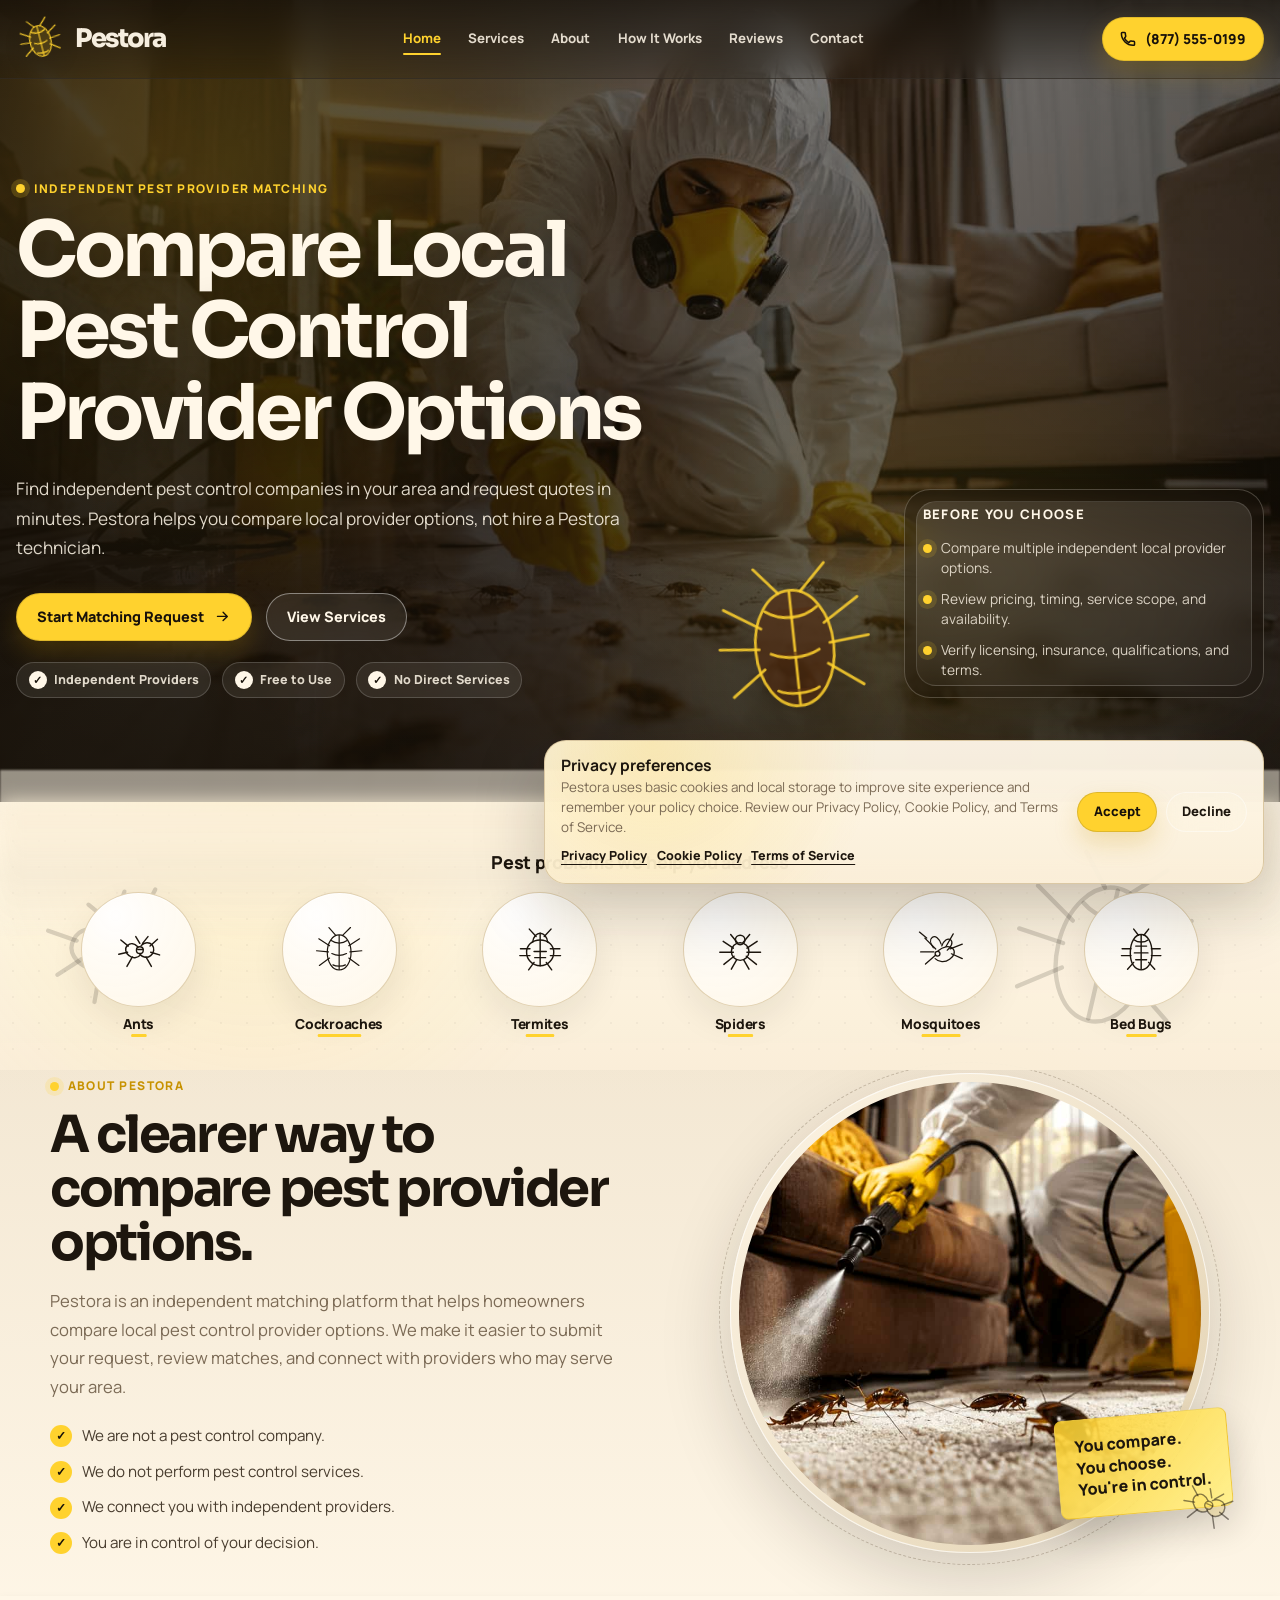
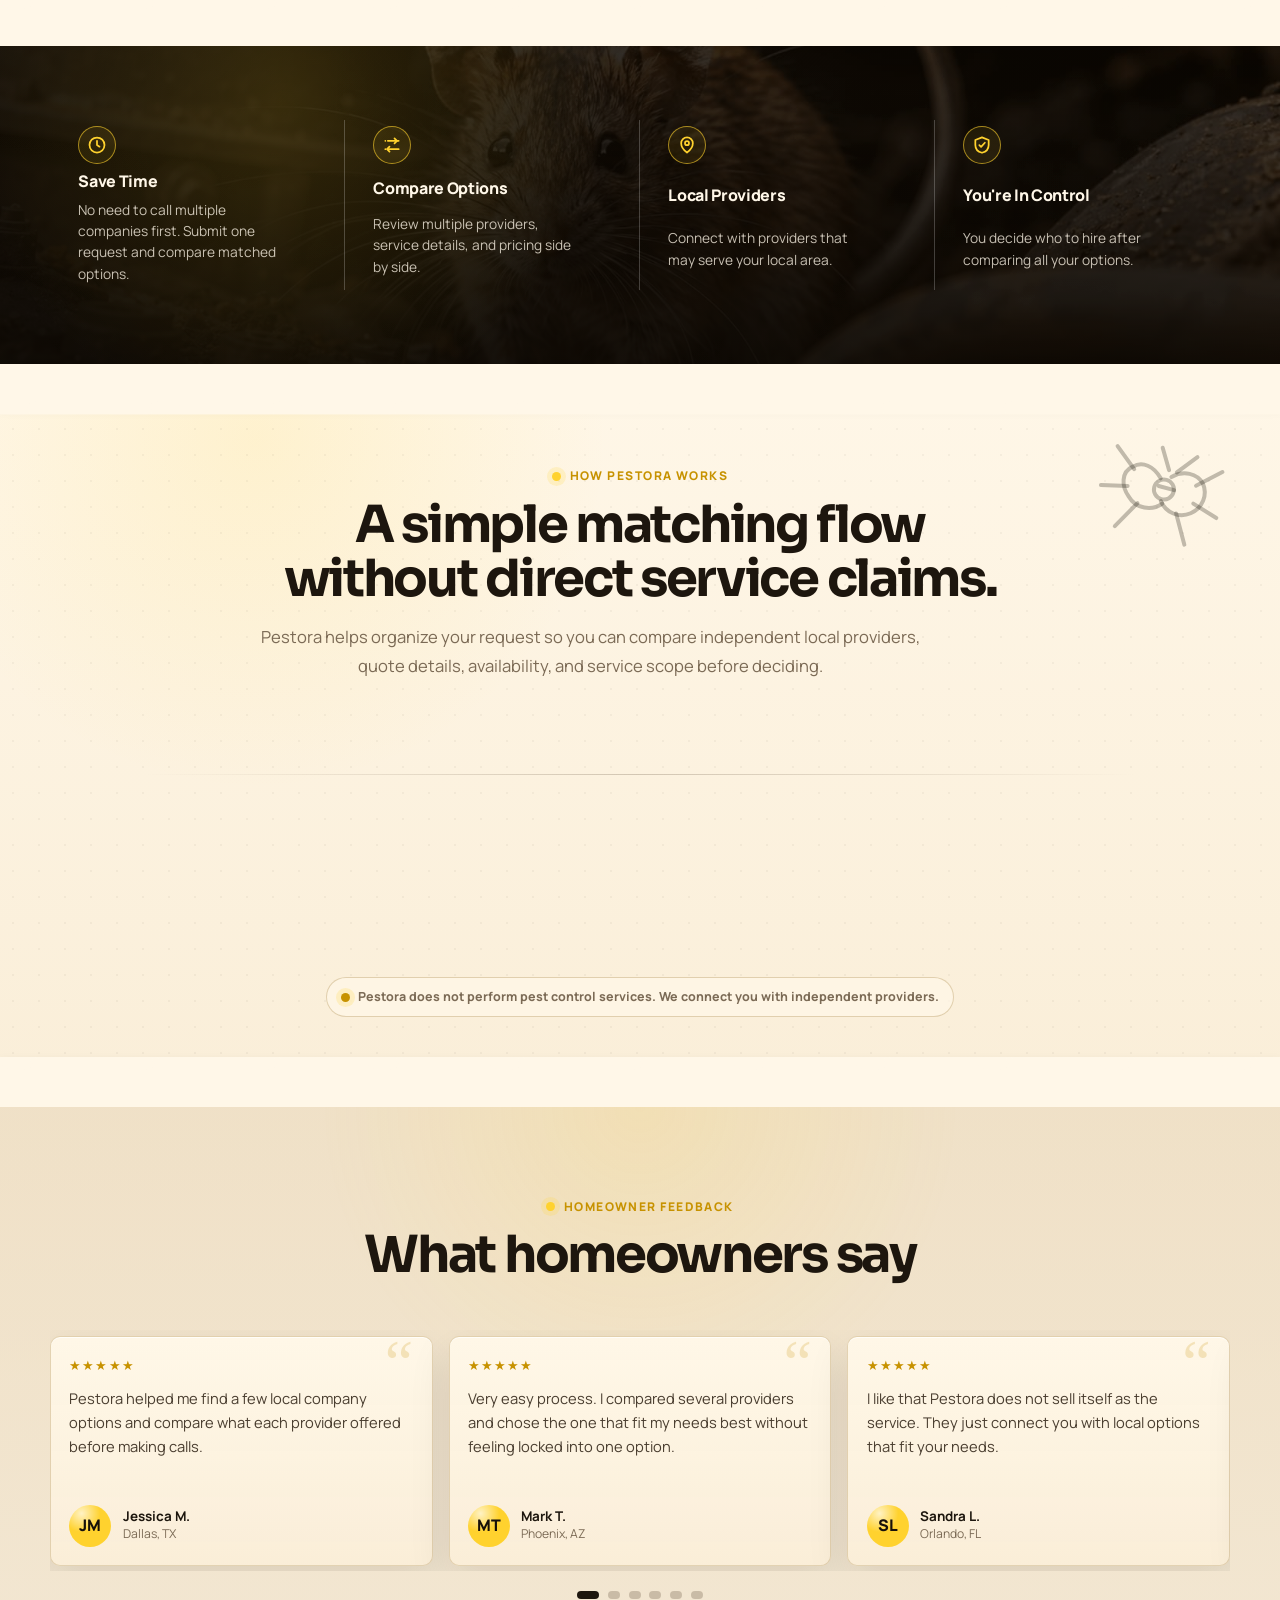
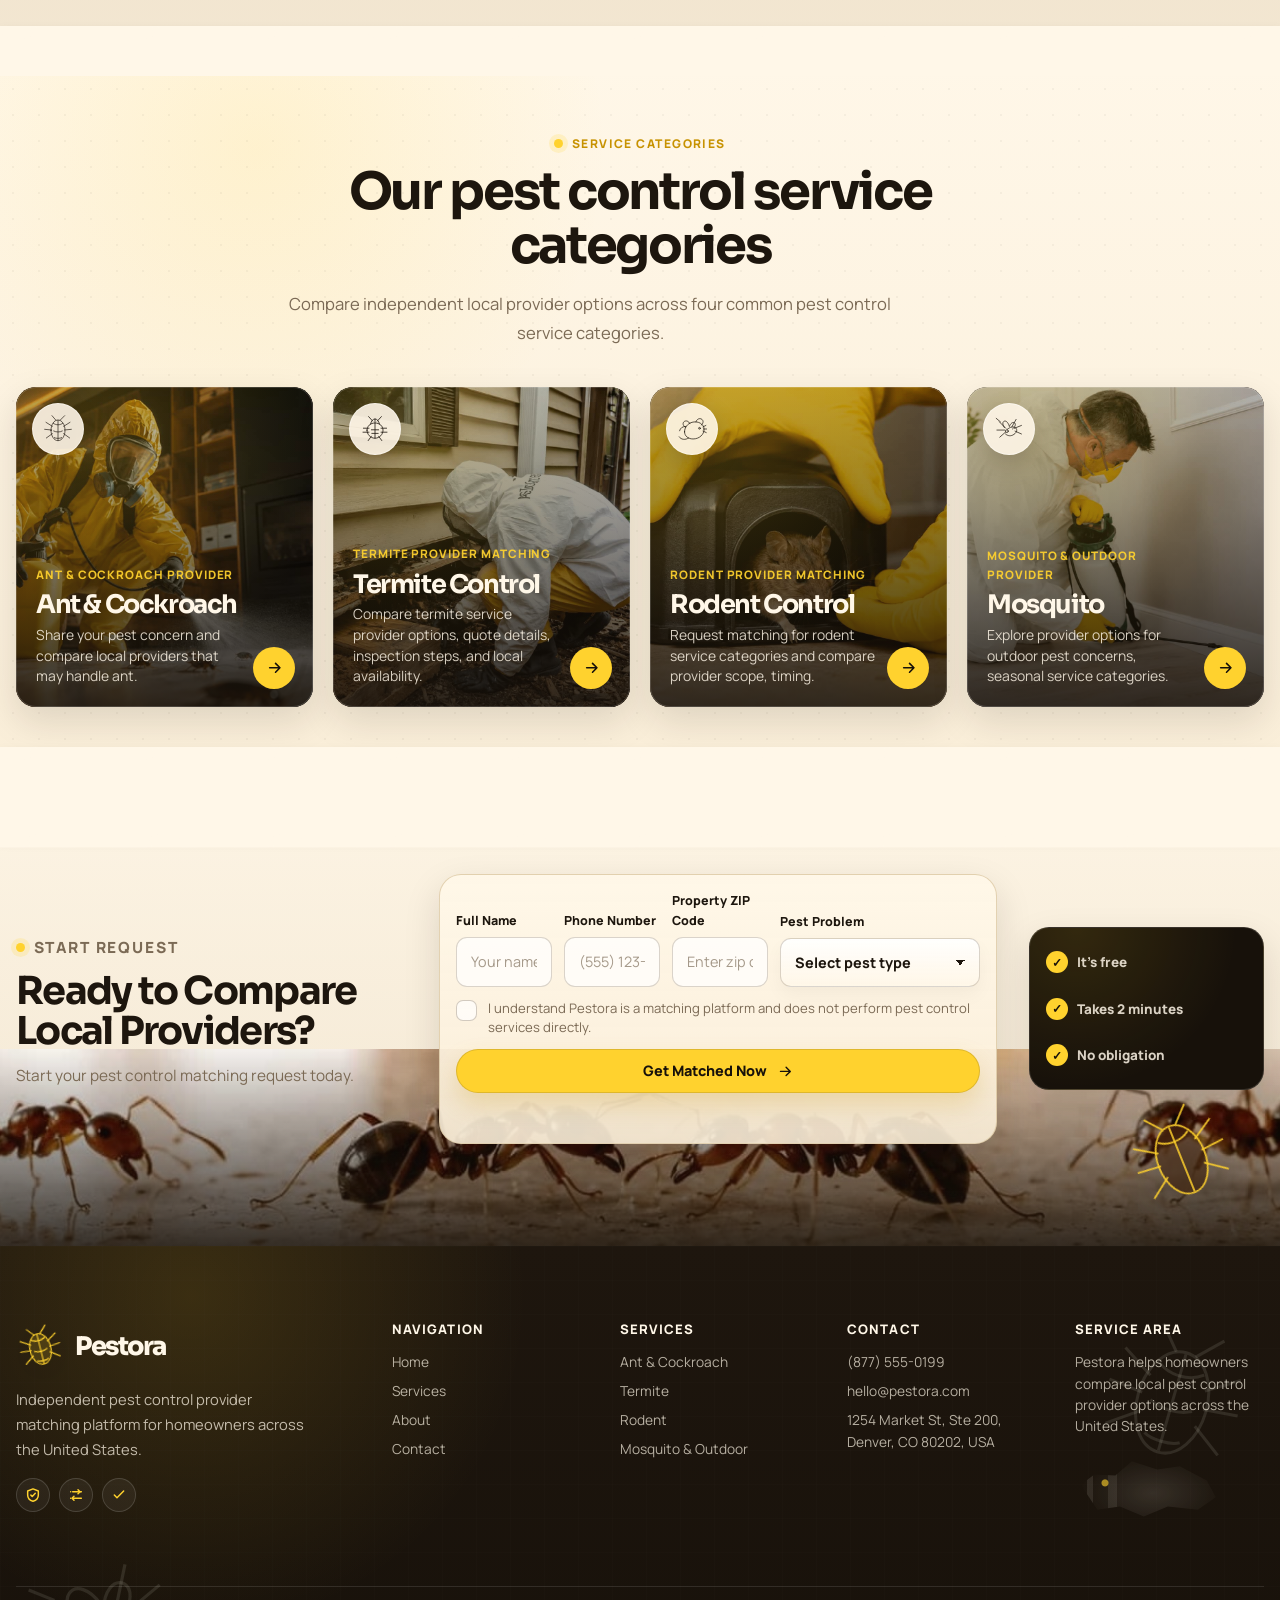
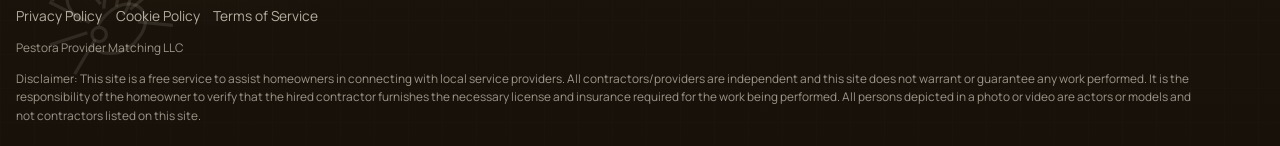
<file: index.html>
<!DOCTYPE html>
<html lang="en">

<head>
    <meta charset="UTF-8">
    <meta name="viewport" content="width=device-width, initial-scale=1.0">
    <title>Pestora | Compare Local Pest Control Provider Options</title>
    <meta name="description"
        content="Pestora helps homeowners compare independent local pest control provider options across the USA. Pestora does not perform pest control services directly.">

<link rel="icon" type="image/svg+xml" href="./assets/icons/favicon.svg?v=5">

    <link rel="stylesheet" href="./css/style.css">
</head>

<body>
    <div data-site-header></div>

    <main id="main">
        <section class="home-hero" aria-labelledby="homeHeroTitle">
            <div class="container-wide home-hero-grid">
                <div class="home-hero-copy reveal-up">
                    <p class="kicker">Independent pest provider matching</p>

                    <h1 id="homeHeroTitle">
                        Compare Local Pest Control Provider Options
                    </h1>

                    <p>
                        Find independent pest control companies in your area and request quotes in minutes.
                        Pestora helps you compare local provider options, not hire a Pestora technician.
                    </p>

                    <div class="home-hero-actions" aria-label="Hero actions">
                        <a class="btn btn-primary" href="contact.html">
                            <span>Start Matching Request</span>
                            <svg viewBox="0 0 24 24" aria-hidden="true">
                                <path d="M5 12h14M13 6l6 6-6 6"></path>
                            </svg>
                        </a>

                        <a class="btn btn-ghost" href="services.html">
                            <span>View Services</span>
                        </a>
                    </div>

                    <div class="home-hero-trust" aria-label="Platform notes">
                        <span>Independent Providers</span>
                        <span>Free to Use</span>
                        <span>No Direct Services</span>
                    </div>
                </div>

                <aside class="hero-paper-card reveal-up" aria-label="Pestora platform reminders">
                    <h2>Before you choose</h2>

                    <ul>
                        <li>Compare multiple independent local provider options.</li>
                        <li>Review pricing, timing, service scope, and availability.</li>
                        <li>Verify licensing, insurance, qualifications, and terms.</li>
                    </ul>
                </aside>
            </div>

            <div class="hero-cockroach" aria-hidden="true">
                <svg viewBox="0 0 96 96">
                    <path d="M27 52c0-17 9-31 21-31s21 14 21 31-9 31-21 31-21-14-21-31Z"></path>
                    <path d="M34 31c8 6 20 6 28 0"></path>
                    <path d="M48 22v60"></path>
                    <path d="M31 40 12 28M29 51 8 49M31 62 13 75"></path>
                    <path d="M65 40l19-12M67 51l21-2M65 62l18 13"></path>
                    <path d="M42 22 30 8M54 22 68 8"></path>
                    <path d="M37 74c5 3 17 3 22 0"></path>
                    <path d="M35 54c8 4 18 4 26 0"></path>
                </svg>
            </div>

            <div class="torn-paper-bottom" aria-hidden="true"></div>
        </section>

        <section class="pest-category-section paper-section" aria-labelledby="pestCategoryTitle">
            <div class="decor-insect decor-insect-one" aria-hidden="true">
                <svg viewBox="0 0 80 80">
                    <path d="M38 35c-5-5-11-6-15-2-5 4-3 11 2 15 5 5 13 4 17-1"></path>
                    <path d="M43 33c5-5 12-5 16-1 4 5 3 12-2 16-5 4-12 3-16-2"></path>
                    <path d="M38 39h8"></path>
                    <path d="M24 34 13 25M23 43 10 46M30 50 22 64"></path>
                    <path d="M56 34 67 24M57 43l13 4M50 50l8 14"></path>
                    <path d="M41 30 35 20M45 30l8-10"></path>
                    <circle cx="41" cy="40" r="5"></circle>
                </svg>
            </div>

            <div class="decor-insect decor-insect-two" aria-hidden="true">
                <svg viewBox="0 0 96 96">
                    <path d="M27 52c0-17 9-31 21-31s21 14 21 31-9 31-21 31-21-14-21-31Z"></path>
                    <path d="M34 31c8 6 20 6 28 0"></path>
                    <path d="M48 22v60"></path>
                    <path d="M31 40 12 28M29 51 8 49M31 62 13 75"></path>
                    <path d="M65 40l19-12M67 51l21-2M65 62l18 13"></path>
                    <path d="M42 22 30 8M54 22 68 8"></path>
                </svg>
            </div>

            <div class="container">
                <div class="pest-category-heading">
                    <h2 id="pestCategoryTitle">Pest problems we help you address</h2>
                </div>

                <div class="pest-category-grid" data-pest-categories></div>
            </div>

            <div class="torn-paper-bottom" aria-hidden="true"></div>
        </section>

        <section class="home-about" aria-labelledby="homeAboutTitle">
            <div class="torn-paper-top" aria-hidden="true"></div>

            <div class="container home-about-grid">
                <div class="home-about-copy reveal-up">
                    <p class="eyebrow">About Pestora</p>

                    <h2 id="homeAboutTitle">A clearer way to compare pest provider options.</h2>

                    <p class="lead">
                        Pestora is an independent matching platform that helps homeowners compare local pest control
                        provider options. We make it easier to submit your request, review matches, and connect with
                        providers who may serve your area.
                    </p>

                    <ul class="about-check-list" aria-label="Pestora platform notes">
                        <li>We are not a pest control company.</li>
                        <li>We do not perform pest control services.</li>
                        <li>We connect you with independent providers.</li>
                        <li>You are in control of your decision.</li>
                    </ul>
                </div>

                <div class="home-about-media reveal-up">
                    <div class="about-photo-wrap">
                        <img src="./assets/images/about-pestora.jpg"
                            alt="Homeowner reviewing pest control provider options on a tablet" loading="lazy">
                    </div>

                    <div class="paper-note about-paper-note">
                        You compare.<br>
                        You choose.<br>
                        You're in control.
                    </div>

                    <div class="about-mini-insect" aria-hidden="true">
                        <svg viewBox="0 0 80 80">
                            <path d="M38 35c-5-5-11-6-15-2-5 4-3 11 2 15 5 5 13 4 17-1"></path>
                            <path d="M43 33c5-5 12-5 16-1 4 5 3 12-2 16-5 4-12 3-16-2"></path>
                            <path d="M38 39h8"></path>
                            <path d="M24 34 13 25M23 43 10 46M30 50 22 64"></path>
                            <path d="M56 34 67 24M57 43l13 4M50 50l8 14"></path>
                            <path d="M41 30 35 20M45 30l8-10"></path>
                            <circle cx="41" cy="40" r="5"></circle>
                        </svg>
                    </div>
                </div>
            </div>

            <div class="torn-paper-bottom" aria-hidden="true"></div>
        </section>

        <section class="benefit-strip" aria-labelledby="benefitTitle">
            <div class="container">
                <h2 id="benefitTitle" class="visually-hidden">Why homeowners use Pestora</h2>
                <div class="benefit-grid" data-benefits></div>
            </div>
        </section>

        <section class="how-section paper-section" id="how-it-works" aria-labelledby="howTitle">
            <div class="torn-paper-top" aria-hidden="true"></div>

            <div class="decor-insect decor-ant" aria-hidden="true">
                <svg viewBox="0 0 80 80">
                    <path d="M38 35c-5-5-11-6-15-2-5 4-3 11 2 15 5 5 13 4 17-1"></path>
                    <path d="M43 33c5-5 12-5 16-1 4 5 3 12-2 16-5 4-12 3-16-2"></path>
                    <path d="M38 39h8"></path>
                    <path d="M24 34 13 25M23 43 10 46M30 50 22 64"></path>
                    <path d="M56 34 67 24M57 43l13 4M50 50l8 14"></path>
                    <path d="M41 30 35 20M45 30l8-10"></path>
                    <circle cx="41" cy="40" r="5"></circle>
                </svg>
            </div>

            <div class="container">
                <div class="section-heading">
                    <p class="eyebrow">How Pestora works</p>
                    <h2 id="howTitle">A simple matching flow without direct service claims.</h2>
                    <p>
                        Pestora helps organize your request so you can compare independent local providers,
                        quote details, availability, and service scope before deciding.
                    </p>
                </div>

                <div class="how-steps" data-how-steps></div>

                <p class="how-legal-note">
                    Pestora does not perform pest control services. We connect you with independent providers.
                </p>
            </div>

            <div class="torn-paper-bottom" aria-hidden="true"></div>
        </section>

        <section class="testimonials-section" id="reviews" aria-labelledby="reviewsTitle">
            <div class="container">
                <div class="section-heading">
                    <p class="eyebrow">Homeowner feedback</p>
                    <h2 id="reviewsTitle">What homeowners say</h2>
                </div>

                <div class="testimonial-shell" data-testimonial-slider>
                    <div class="testimonial-viewport">
                        <div class="testimonial-track" data-testimonial-track></div>
                    </div>

                    <div class="testimonial-controls" data-testimonial-controls aria-label="Testimonial controls"></div>
                </div>
            </div>

            <div class="torn-paper-bottom" aria-hidden="true"></div>
        </section>

        <section class="home-services paper-section" aria-labelledby="homeServicesTitle">
            <div class="container-wide">
                <div class="section-heading">
                    <p class="eyebrow">Service categories</p>
                    <h2 id="homeServicesTitle">Our pest control service categories</h2>
                    <p>
                        Compare independent local provider options across four common pest control service categories.
                    </p>
                </div>

                <div class="home-service-grid" data-service-cards="photo"></div>
            </div>

            <div class="torn-paper-bottom" aria-hidden="true"></div>
        </section>

        <section class="home-cta" aria-labelledby="homeCtaTitle">
            <div class="torn-paper-top" aria-hidden="true"></div>

            <div class="container-wide home-cta-grid">
                <div class="home-cta-copy reveal-up">
                    <p class="eyebrow">Start request</p>

                    <h2 id="homeCtaTitle">
                        Ready to Compare Local Providers?
                    </h2>

                    <p>
                        Start your pest control matching request today.
                    </p>
                </div>

                <div class="form-card home-cta-form reveal-up">
                    <form class="request-form" data-request-form novalidate>
                        <div class="form-grid">
                            <div class="form-field">
                                <label for="homeFullName">Full Name</label>
                                <input id="homeFullName" name="fullName" type="text" placeholder="Your name"
                                    autocomplete="name" required>
                            </div>

                            <div class="form-field">
                                <label for="homePhone">Phone Number</label>
                                <input id="homePhone" name="phone" type="tel" placeholder="(555) 123-4567"
                                    autocomplete="tel" required>
                            </div>

                            <div class="form-field">
                                <label for="homeZip">Property ZIP Code</label>
                                <input id="homeZip" name="zip" type="text" inputmode="numeric"
                                    placeholder="Enter zip code" autocomplete="postal-code" required>
                            </div>

                            <div class="form-field">
                                <label for="homePestType">Pest Problem</label>
                                <select id="homePestType" name="pestType" required>
                                    <option value="">Select pest type</option>
                                    <option value="ants">Ants</option>
                                    <option value="cockroaches">Cockroaches</option>
                                    <option value="termites">Termites</option>
                                    <option value="rodents">Rodents</option>
                                    <option value="mosquitoes">Mosquitoes</option>
                                    <option value="spiders">Spiders</option>
                                    <option value="bed-bugs">Bed bugs</option>
                                    <option value="other">Other outdoor pests</option>
                                </select>
                            </div>
                        </div>

                        <label class="form-check">
                            <input type="checkbox" name="platformConsent" required>
                            <span class="custom-check" aria-hidden="true"></span>
                            <span>I understand Pestora is a matching platform and does not perform pest control services
                                directly.</span>
                        </label>

                        <button class="btn btn-primary" type="submit">
                            <span>Get Matched Now</span>
                            <svg viewBox="0 0 24 24" aria-hidden="true">
                                <path d="M5 12h14M13 6l6 6-6 6"></path>
                            </svg>
                        </button>

                        <p class="form-status" data-form-status role="status" aria-live="polite"></p>
                    </form>
                </div>

                <aside class="cta-side-notes reveal-up" aria-label="Request notes">
                    <span>It's free</span>
                    <span>Takes 2 minutes</span>
                    <span>No obligation</span>
                </aside>
            </div>

            <div class="home-cta-roach" aria-hidden="true">
                <svg viewBox="0 0 96 96">
                    <path d="M27 52c0-17 9-31 21-31s21 14 21 31-9 31-21 31-21-14-21-31Z"></path>
                    <path d="M34 31c8 6 20 6 28 0"></path>
                    <path d="M48 22v60"></path>
                    <path d="M31 40 12 28M29 51 8 49M31 62 13 75"></path>
                    <path d="M65 40l19-12M67 51l21-2M65 62l18 13"></path>
                    <path d="M42 22 30 8M54 22 68 8"></path>
                </svg>
            </div>
        </section>
    </main>

    <div data-site-footer></div>
    <div data-policy-banner></div>

    <script src="./js/config.js"></script>
    <script src="./js/main.js"></script>
    <script src="./js/home.js"></script>
</body>

</html>
</file>
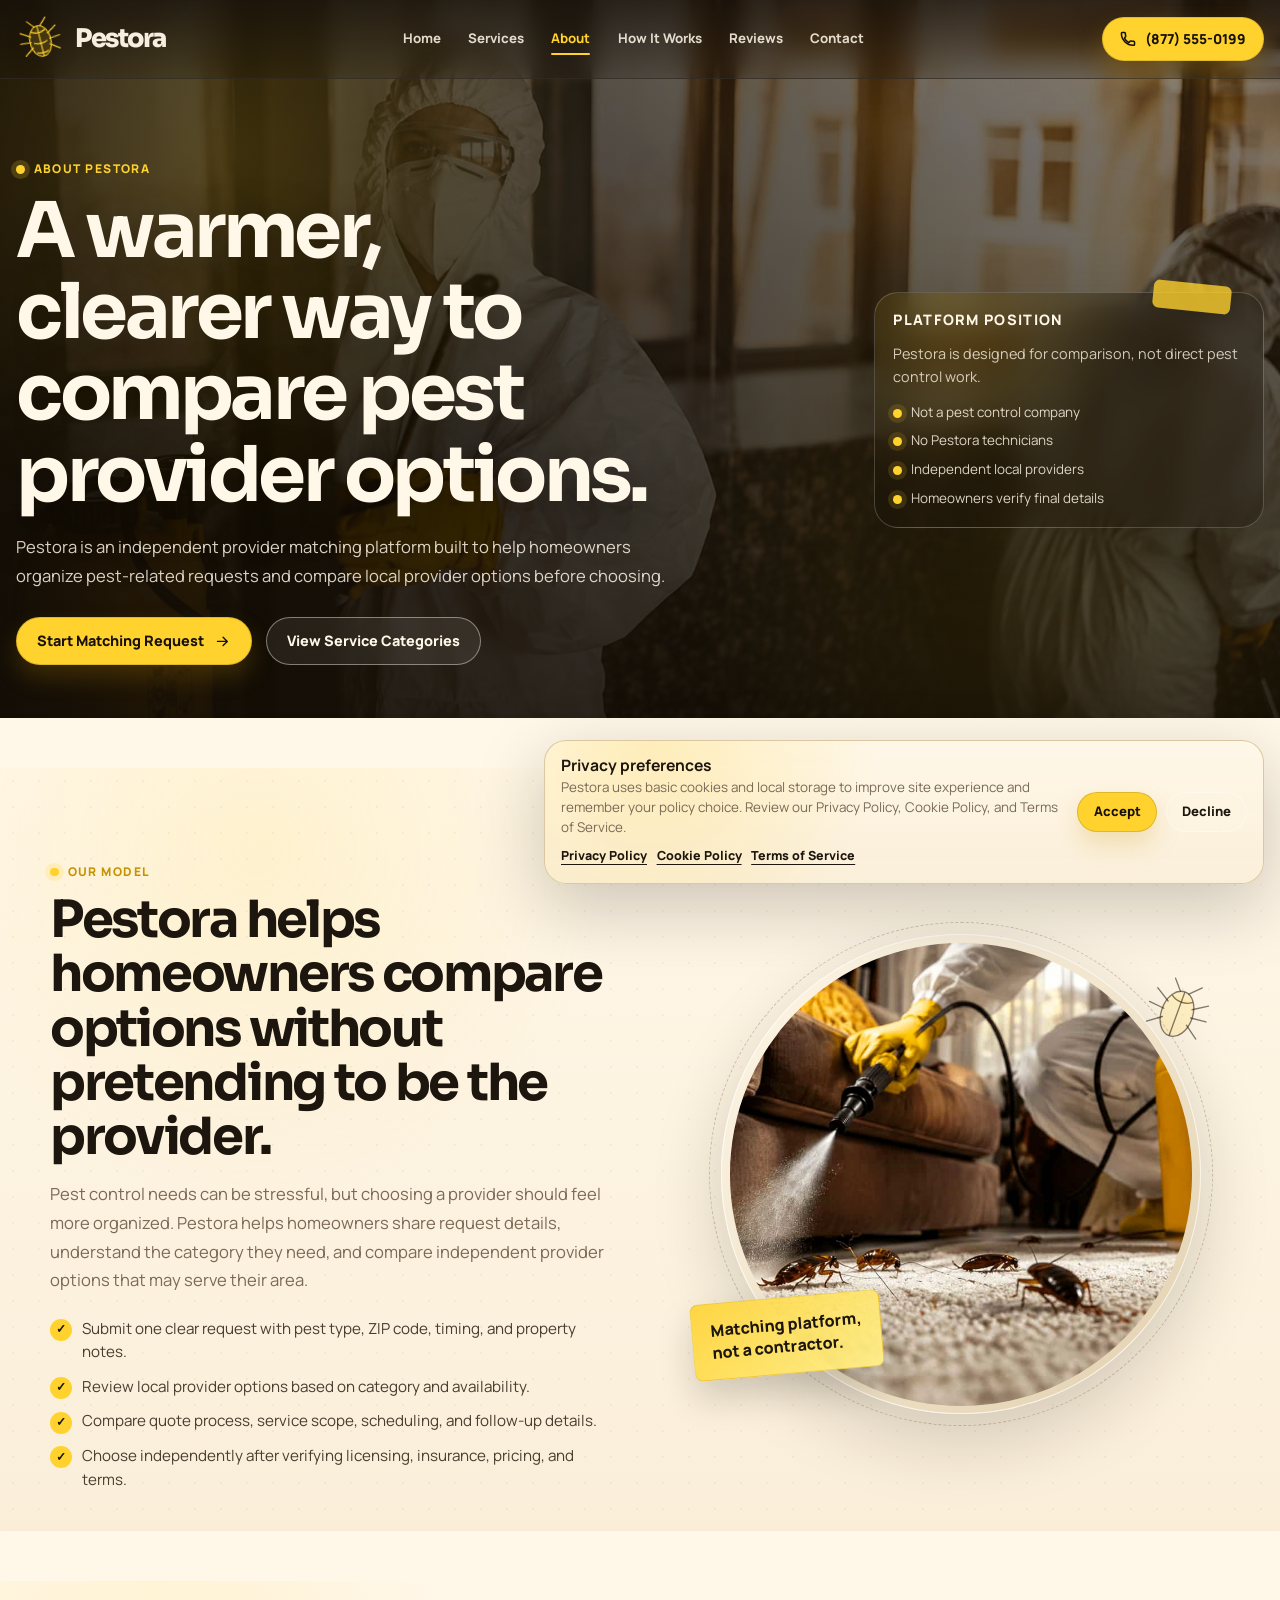
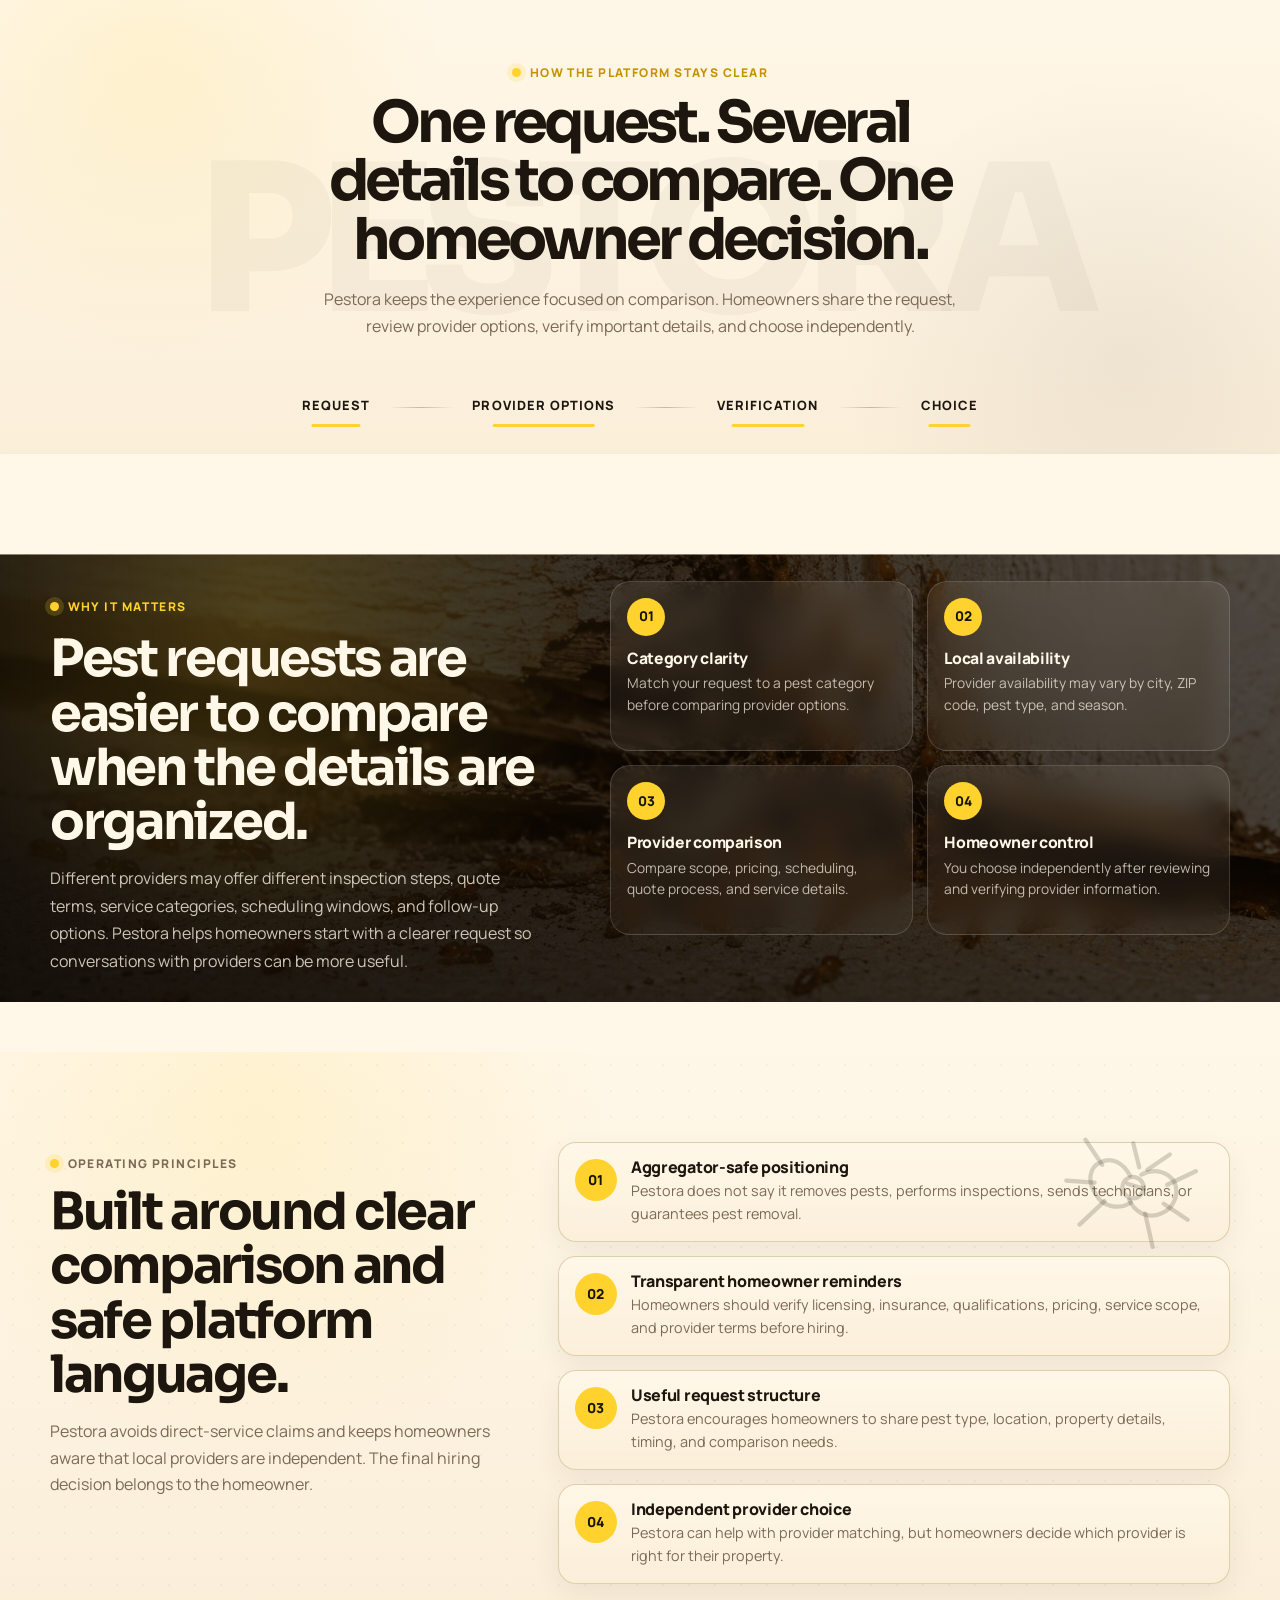
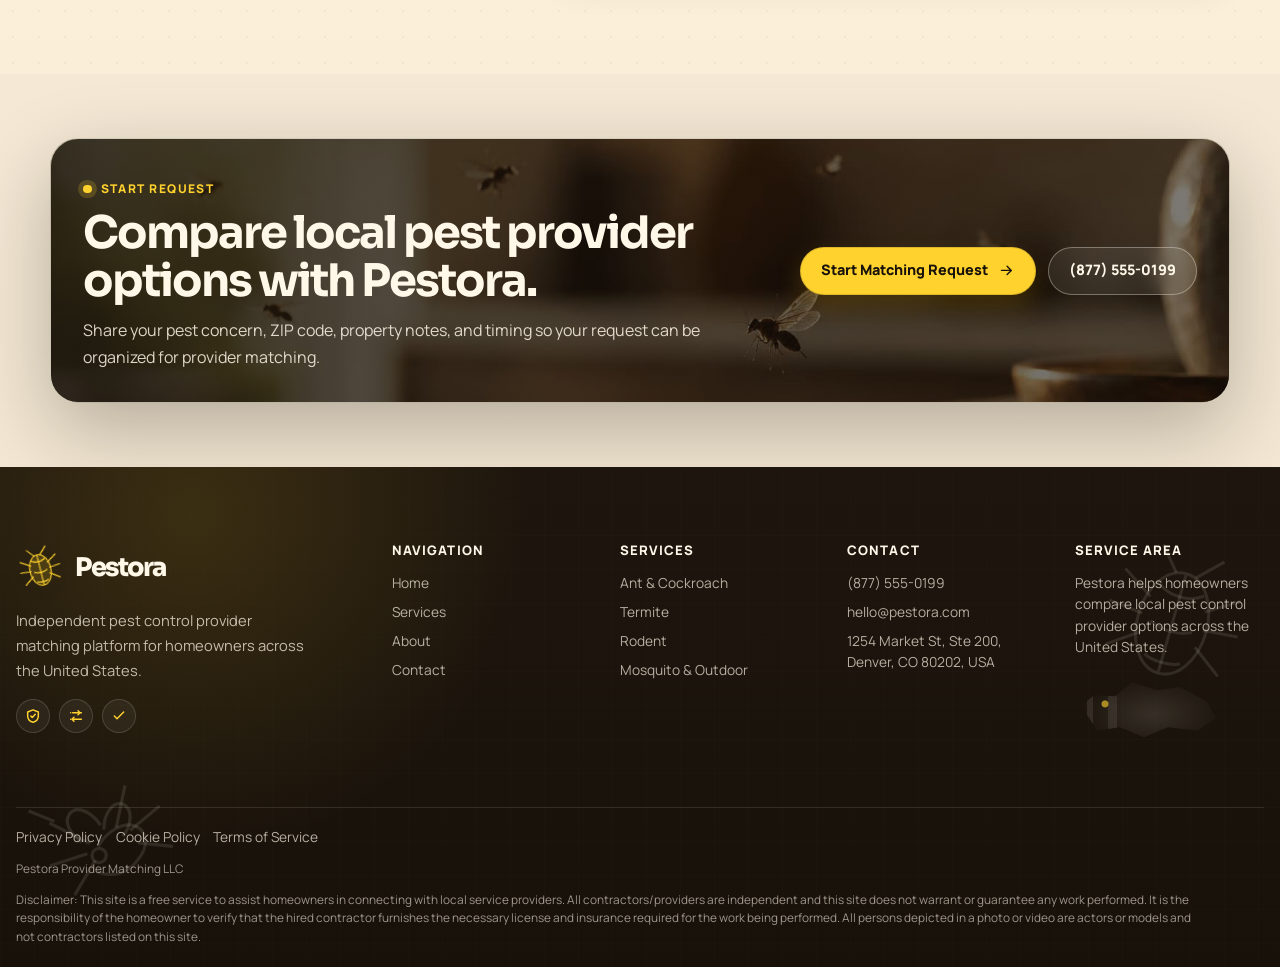
<file: about.html>
<!DOCTYPE html>
<html lang="en">

<head>
    <meta charset="UTF-8">
    <meta name="viewport" content="width=device-width, initial-scale=1.0">
    <title>About Pestora | Independent Pest Provider Matching Platform</title>
    <meta name="description"
        content="Learn how Pestora helps homeowners organize pest control requests and compare independent local provider options.">

    <link rel="icon" type="image/svg+xml" href="./assets/icons/favicon.svg?v=5">

    <link rel="stylesheet" href="./css/style.css">
</head>

<body>
    <div data-site-header></div>

    <main id="main">
        <section class="about-hero" aria-labelledby="aboutHeroTitle">
            <div class="container-wide about-hero-grid">
                <div class="about-hero-copy reveal-up">
                    <p class="eyebrow">About Pestora</p>

                    <h1 id="aboutHeroTitle">
                        A warmer, clearer way to compare pest provider options.
                    </h1>

                    <p class="lead">
                        <span data-company-name>Pestora</span> is an independent provider matching platform built to
                        help
                        homeowners organize pest-related requests and compare local provider options before choosing.
                    </p>

                    <div class="about-hero-actions">
                        <a class="btn btn-primary" href="contact.html">
                            <span>Start Matching Request</span>
                            <svg viewBox="0 0 24 24" aria-hidden="true">
                                <path d="M5 12h14M13 6l6 6-6 6"></path>
                            </svg>
                        </a>

                        <a class="btn btn-ghost" href="services.html">
                            <span>View Service Categories</span>
                        </a>
                    </div>
                </div>

                <aside class="about-hero-card reveal-up" aria-label="Pestora platform position">
                    <h2>Platform position</h2>

                    <p>
                        Pestora is designed for comparison, not direct pest control work.
                    </p>

                    <ul class="about-hero-list">
                        <li>Not a pest control company</li>
                        <li>No Pestora technicians</li>
                        <li>Independent local providers</li>
                        <li>Homeowners verify final details</li>
                    </ul>
                </aside>
            </div>

            <div class="torn-paper-bottom" aria-hidden="true"></div>
        </section>

        <section class="about-model paper-section" aria-labelledby="aboutModelTitle">
            <div class="container about-model-grid">
                <div class="about-model-copy reveal-up">
                    <p class="eyebrow">Our model</p>

                    <h2 id="aboutModelTitle">
                        Pestora helps homeowners compare options without pretending to be the provider.
                    </h2>

                    <p class="lead">
                        Pest control needs can be stressful, but choosing a provider should feel more organized.
                        Pestora helps homeowners share request details, understand the category they need, and compare
                        independent provider options that may serve their area.
                    </p>

                    <ul class="about-model-list" aria-label="How Pestora helps">
                        <li>Submit one clear request with pest type, ZIP code, timing, and property notes.</li>
                        <li>Review local provider options based on category and availability.</li>
                        <li>Compare quote process, service scope, scheduling, and follow-up details.</li>
                        <li>Choose independently after verifying licensing, insurance, pricing, and terms.</li>
                    </ul>
                </div>

                <div class="about-model-media reveal-up">
                    <div class="about-round-photo">
                        <img src="./assets/images/about-pestora.jpg"
                            alt="Homeowner comparing pest control provider options" loading="lazy">
                    </div>

                    <div class="paper-note about-floating-note">
                        Matching platform,<br>
                        not a contractor.
                    </div>

                    <div class="about-floating-bug" aria-hidden="true">
                        <svg viewBox="0 0 96 96">
                            <path d="M27 52c0-17 9-31 21-31s21 14 21 31-9 31-21 31-21-14-21-31Z"></path>
                            <path d="M34 31c8 6 20 6 28 0"></path>
                            <path d="M48 22v60"></path>
                            <path d="M31 40 12 28M29 51 8 49M31 62 13 75"></path>
                            <path d="M65 40l19-12M67 51l21-2M65 62l18 13"></path>
                            <path d="M42 22 30 8M54 22 68 8"></path>
                        </svg>
                    </div>
                </div>
            </div>

            <div class="torn-paper-bottom" aria-hidden="true"></div>
        </section>

        <section class="about-paper-break" aria-labelledby="aboutPaperBreakTitle">
            <div class="container">
                <div class="about-paper-break-inner reveal-up">
                    <p class="eyebrow">How the platform stays clear</p>
        
                    <h2 id="aboutPaperBreakTitle">
                        One request. Several details to compare. One homeowner decision.
                    </h2>
        
                    <p>
                        Pestora keeps the experience focused on comparison. Homeowners share the request, review provider
                        options, verify important details, and choose independently.
                    </p>
        
                    <div class="about-paper-route" aria-label="Pestora request route">
                        <span>Request</span>
                        <i aria-hidden="true"></i>
                        <span>Provider options</span>
                        <i aria-hidden="true"></i>
                        <span>Verification</span>
                        <i aria-hidden="true"></i>
                        <span>Choice</span>
                    </div>
                </div>
            </div>
        
            <div class="torn-paper-bottom" aria-hidden="true"></div>
        </section>

        <section class="about-dark-strip" aria-labelledby="aboutStripTitle">
            <div class="torn-paper-top" aria-hidden="true"></div>

            <div class="container about-strip-grid">
                <div class="about-strip-copy reveal-up">
                    <p class="eyebrow">Why it matters</p>

                    <h2 id="aboutStripTitle">
                        Pest requests are easier to compare when the details are organized.
                    </h2>

                    <p>
                        Different providers may offer different inspection steps, quote terms, service categories,
                        scheduling windows, and follow-up options. Pestora helps homeowners start with a clearer request
                        so conversations with providers can be more useful.
                    </p>
                </div>

                <div class="about-strip-points">
                    <article class="about-strip-point reveal-up">
                        <span>01</span>
                        <h3>Category clarity</h3>
                        <p>
                            Match your request to a pest category before comparing provider options.
                        </p>
                    </article>

                    <article class="about-strip-point reveal-up">
                        <span>02</span>
                        <h3>Local availability</h3>
                        <p>
                            Provider availability may vary by city, ZIP code, pest type, and season.
                        </p>
                    </article>

                    <article class="about-strip-point reveal-up">
                        <span>03</span>
                        <h3>Provider comparison</h3>
                        <p>
                            Compare scope, pricing, scheduling, quote process, and service details.
                        </p>
                    </article>

                    <article class="about-strip-point reveal-up">
                        <span>04</span>
                        <h3>Homeowner control</h3>
                        <p>
                            You choose independently after reviewing and verifying provider information.
                        </p>
                    </article>
                </div>
            </div>

            <div class="torn-paper-bottom" aria-hidden="true"></div>
        </section>

        <section class="about-values paper-section" aria-labelledby="aboutValuesTitle">
            <div class="decor-insect" aria-hidden="true">
                <svg viewBox="0 0 80 80">
                    <path d="M38 35c-5-5-11-6-15-2-5 4-3 11 2 15 5 5 13 4 17-1"></path>
                    <path d="M43 33c5-5 12-5 16-1 4 5 3 12-2 16-5 4-12 3-16-2"></path>
                    <path d="M38 39h8"></path>
                    <path d="M24 34 13 25M23 43 10 46M30 50 22 64"></path>
                    <path d="M56 34 67 24M57 43l13 4M50 50l8 14"></path>
                    <path d="M41 30 35 20M45 30l8-10"></path>
                    <circle cx="41" cy="40" r="5"></circle>
                </svg>
            </div>

            <div class="container about-values-grid">
                <div class="about-values-copy reveal-up">
                    <p class="eyebrow">Operating principles</p>

                    <h2 id="aboutValuesTitle">
                        Built around clear comparison and safe platform language.
                    </h2>

                    <p>
                        Pestora avoids direct-service claims and keeps homeowners aware that local providers are
                        independent. The final hiring decision belongs to the homeowner.
                    </p>
                </div>

                <div class="values-list">
                    <article class="value-card reveal-up">
                        <div class="value-number" aria-hidden="true">01</div>
                        <div>
                            <h3>Aggregator-safe positioning</h3>
                            <p>
                                Pestora does not say it removes pests, performs inspections, sends technicians, or
                                guarantees pest removal.
                            </p>
                        </div>
                    </article>

                    <article class="value-card reveal-up">
                        <div class="value-number" aria-hidden="true">02</div>
                        <div>
                            <h3>Transparent homeowner reminders</h3>
                            <p>
                                Homeowners should verify licensing, insurance, qualifications, pricing, service scope,
                                and provider terms before hiring.
                            </p>
                        </div>
                    </article>

                    <article class="value-card reveal-up">
                        <div class="value-number" aria-hidden="true">03</div>
                        <div>
                            <h3>Useful request structure</h3>
                            <p>
                                Pestora encourages homeowners to share pest type, location, property details, timing,
                                and comparison needs.
                            </p>
                        </div>
                    </article>

                    <article class="value-card reveal-up">
                        <div class="value-number" aria-hidden="true">04</div>
                        <div>
                            <h3>Independent provider choice</h3>
                            <p>
                                Pestora can help with provider matching, but homeowners decide which provider is right
                                for their property.
                            </p>
                        </div>
                    </article>
                </div>
            </div>
        </section>

        <section class="about-cta" aria-labelledby="aboutCtaTitle">
            <div class="torn-paper-top" aria-hidden="true"></div>

            <div class="container">
                <div class="about-cta-inner reveal-up">
                    <div>
                        <p class="eyebrow">Start request</p>

                        <h2 id="aboutCtaTitle">
                            Compare local pest provider options with Pestora.
                        </h2>

                        <p>
                            Share your pest concern, ZIP code, property notes, and timing so your request can be
                            organized for provider matching.
                        </p>
                    </div>

                    <div class="about-cta-actions">
                        <a class="btn btn-primary" href="contact.html">
                            <span>Start Matching Request</span>
                            <svg viewBox="0 0 24 24" aria-hidden="true">
                                <path d="M5 12h14M13 6l6 6-6 6"></path>
                            </svg>
                        </a>

                        <a class="btn btn-ghost" href="tel:+18775550199" data-phone-link>
                            <span data-phone-button-text>Call Pestora</span>
                        </a>
                    </div>
                </div>
            </div>
        </section>
    </main>

    <div data-site-footer></div>
    <div data-policy-banner></div>

    <script src="./js/config.js"></script>
    <script src="./js/main.js"></script>
    <script src="./js/about.js"></script>
</body>

</html>
</file>
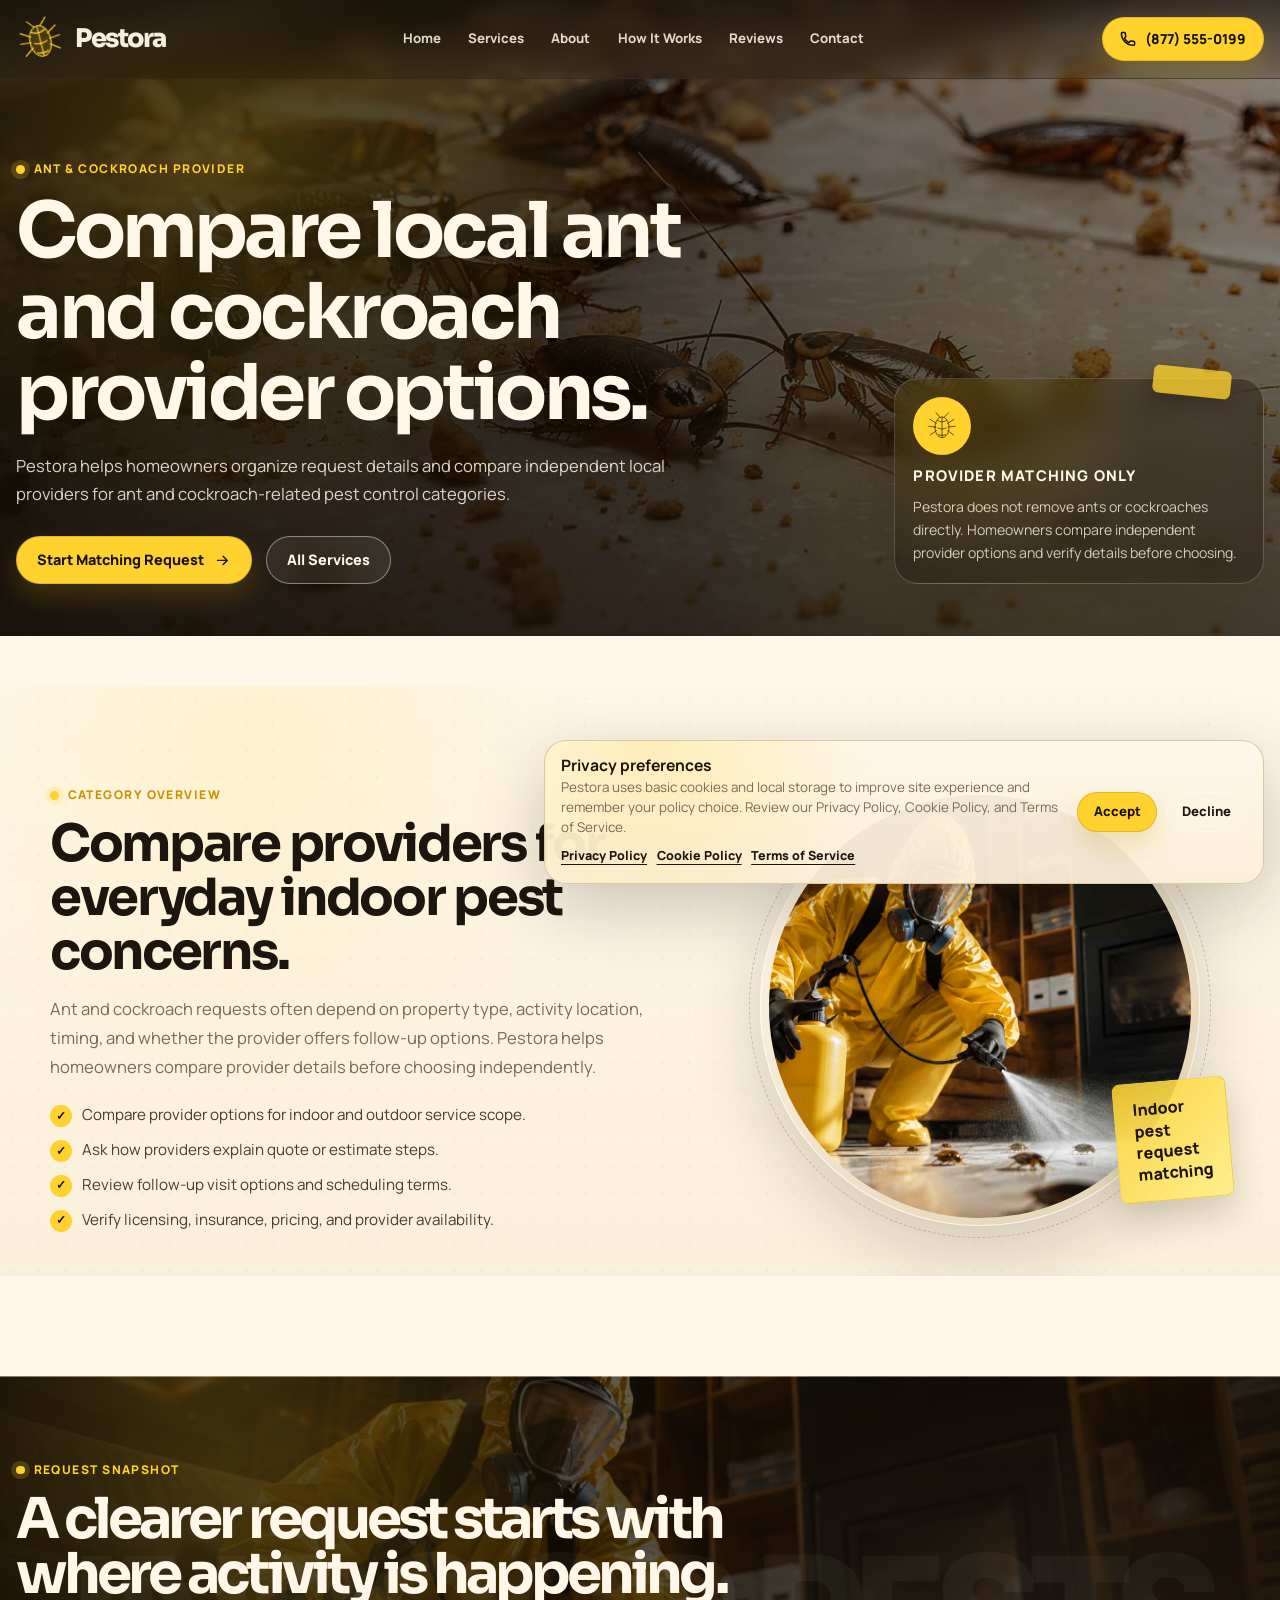
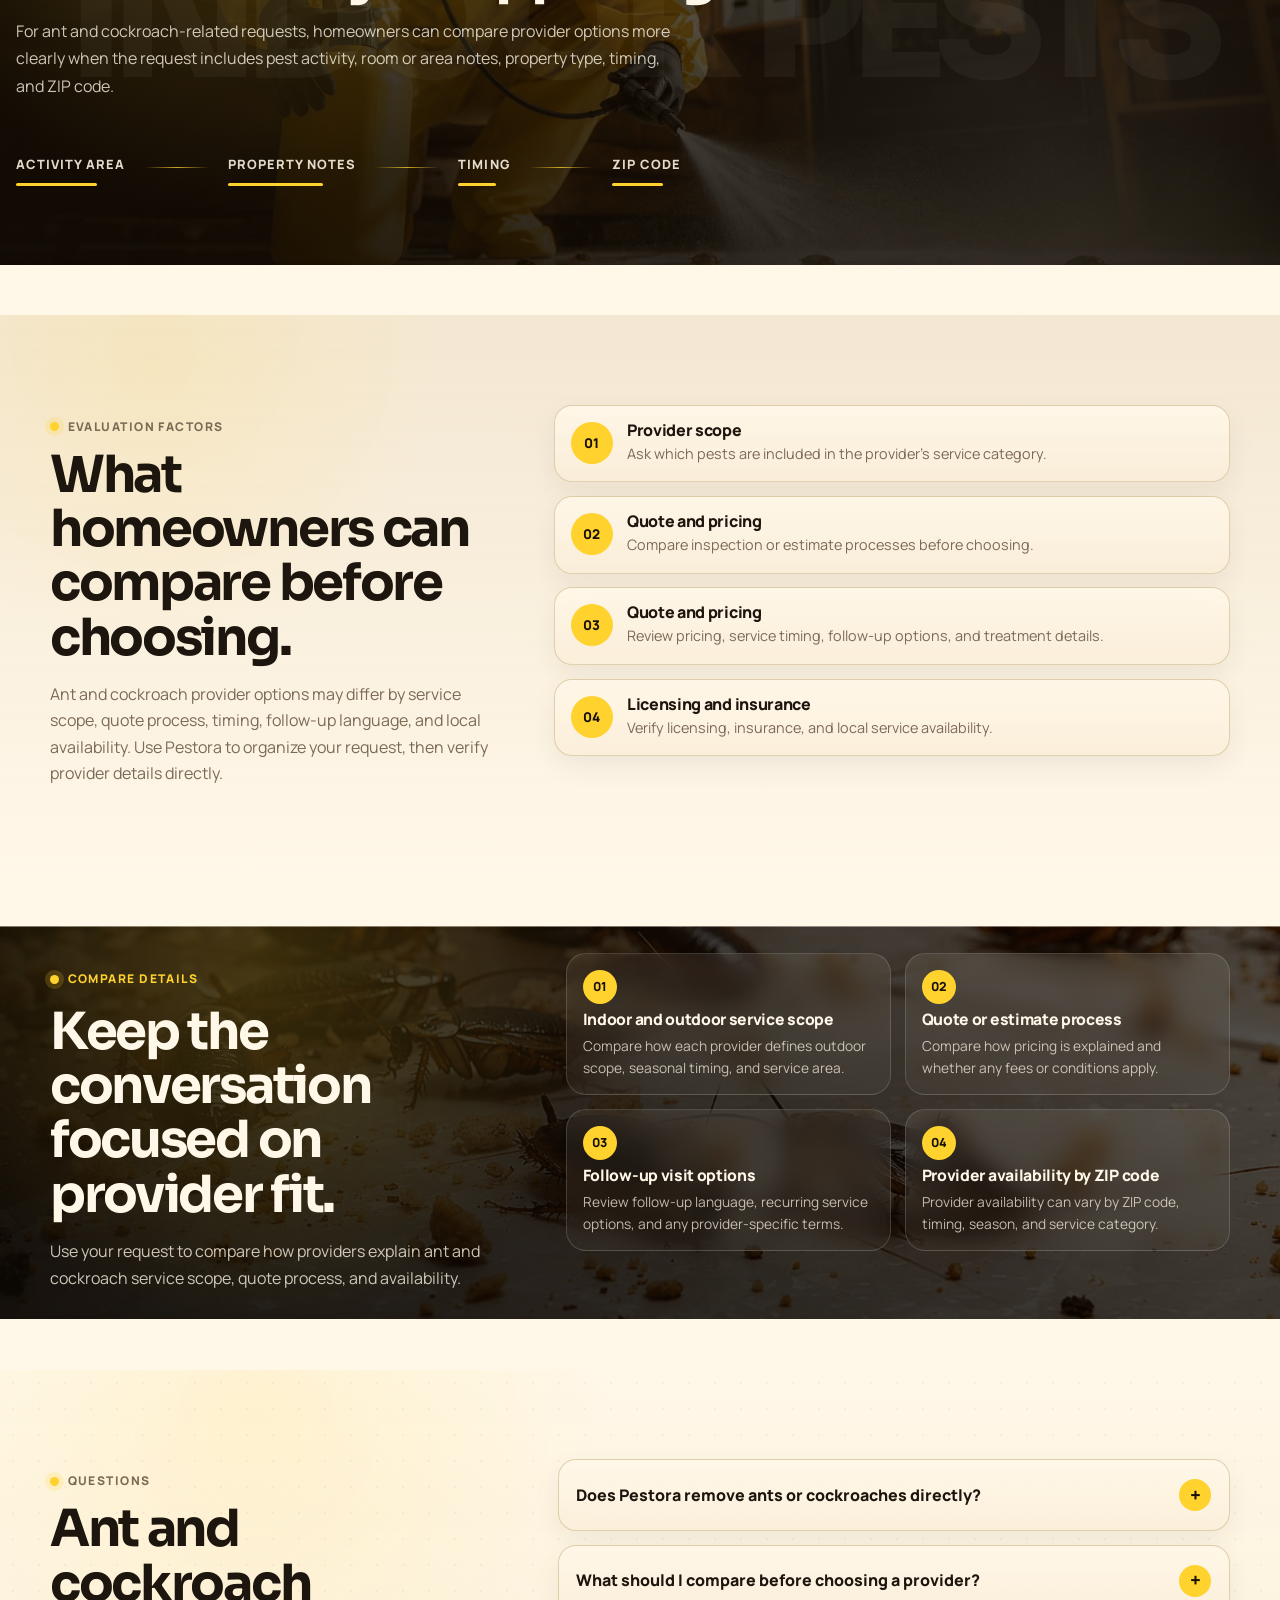
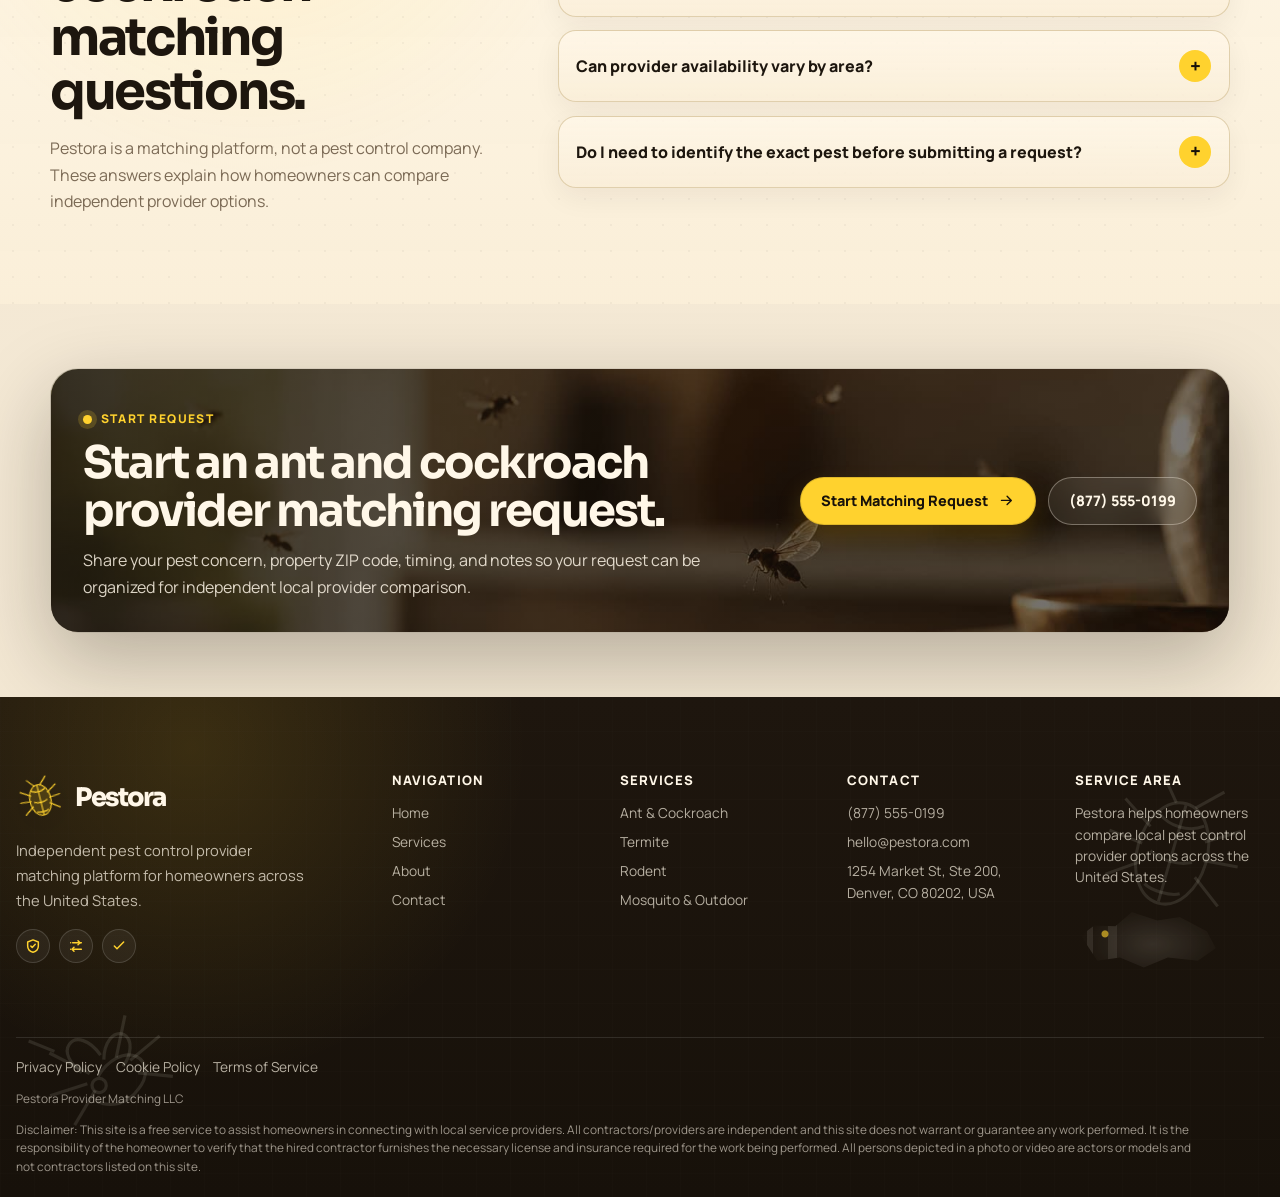
<file: ant-cockroach-control.html>
<!DOCTYPE html>
<html lang="en">

<head>
    <meta charset="UTF-8">
    <meta name="viewport" content="width=device-width, initial-scale=1.0">
    <title>Ant & Cockroach Provider Matching | Pestora</title>
    <meta name="description"
        content="Compare local provider options for ant and cockroach-related pest control service categories.">

<link rel="icon" type="image/svg+xml" href="./assets/icons/favicon.svg?v=5">

    <link rel="stylesheet" href="./css/style.css">
</head>

<body class="service-ant-cockroach">
    <div data-site-header></div>

    <main id="main">
        <section class="service-detail-hero" aria-labelledby="serviceHeroTitle">
            <div class="container-wide service-detail-grid">
                <div class="service-detail-copy reveal-up">
                    <p class="eyebrow" data-service-kicker>Ant & cockroach provider matching</p>

                    <h1 id="serviceHeroTitle" data-service-title>
                        Compare local ant and cockroach provider options.
                    </h1>

                    <p class="lead" data-service-intro>
                        Pestora helps homeowners organize request details and compare independent local providers for
                        ant and cockroach-related pest control categories.
                    </p>

                    <div class="service-detail-actions">
                        <a class="btn btn-primary" href="contact.html">
                            <span>Start Matching Request</span>
                            <svg viewBox="0 0 24 24" aria-hidden="true">
                                <path d="M5 12h14M13 6l6 6-6 6"></path>
                            </svg>
                        </a>

                        <a class="btn btn-ghost" href="services.html">
                            <span>All Services</span>
                        </a>
                    </div>
                </div>

                <aside class="service-detail-card reveal-up" aria-label="Service category reminder">
                    <div class="service-detail-card-icon" data-service-card-icon aria-hidden="true"></div>

                    <h2>Provider matching only</h2>

                    <p>
                        Pestora does not remove ants or cockroaches directly. Homeowners compare independent provider
                        options and verify details before choosing.
                    </p>
                </aside>
            </div>

            <div class="torn-paper-bottom" aria-hidden="true"></div>
        </section>

        <section class="service-overview paper-section" aria-labelledby="serviceOverviewTitle">
            <div class="container service-overview-grid">
                <div class="service-overview-copy reveal-up">
                    <p class="eyebrow">Category overview</p>

                    <h2 id="serviceOverviewTitle" data-service-overview-title>
                        Compare providers for everyday indoor pest concerns.
                    </h2>

                    <p class="lead" data-service-overview-text>
                        Ant and cockroach requests often depend on property type, activity location, timing, and whether
                        the provider offers follow-up options. Pestora helps homeowners compare provider details before
                        choosing independently.
                    </p>

                    <ul class="service-overview-list" aria-label="Ant and cockroach comparison notes">
                        <li>Compare provider options for indoor and outdoor service scope.</li>
                        <li>Ask how providers explain quote or estimate steps.</li>
                        <li>Review follow-up visit options and scheduling terms.</li>
                        <li>Verify licensing, insurance, pricing, and provider availability.</li>
                    </ul>
                </div>

                <div class="service-overview-media reveal-up">
                    <div class="service-overview-photo">
                        <img src="./assets/images/service-ant-cockroach.jpg"
                            alt="Ant and cockroach provider matching visual" loading="lazy" data-service-overview-image>
                    </div>

                    <div class="paper-note service-overview-note" data-service-note>
                        Indoor<br>
                        pest request<br>
                        matching
                    </div>
                </div>
            </div>

            <div class="torn-paper-bottom" aria-hidden="true"></div>
        </section>

        <section class="service-snapshot" aria-labelledby="serviceSnapshotTitle">
            <div class="torn-paper-top" aria-hidden="true"></div>
        
            <div class="container-wide service-snapshot-inner reveal-up">
                <span class="service-snapshot-word" aria-hidden="true" data-service-snapshot-word>
                    PEST REQUEST
                </span>
        
                <div class="service-snapshot-copy">
                    <p class="eyebrow" data-service-snapshot-kicker>Request snapshot</p>
        
                    <h2 id="serviceSnapshotTitle" data-service-snapshot-title>
                        A good match starts with the details providers actually need.
                    </h2>
        
                    <p data-service-snapshot-text>
                        Share request details so provider options are easier to compare.
                    </p>
                </div>
        
                <div class="service-snapshot-flow" aria-label="Request detail flow" data-service-snapshot-flow></div>
            </div>
        
            <div class="torn-paper-bottom" aria-hidden="true"></div>
        </section>

        <section class="service-factors" aria-labelledby="serviceFactorsTitle">
            <div class="container service-factors-grid">
                <div class="service-factors-copy reveal-up">
                    <p class="eyebrow">Evaluation factors</p>

                    <h2 id="serviceFactorsTitle">
                        What homeowners can compare before choosing.
                    </h2>

                    <p>
                        Ant and cockroach provider options may differ by service scope, quote process, timing,
                        follow-up language, and local availability. Use Pestora to organize your request, then verify
                        provider details directly.
                    </p>
                </div>

                <div class="factor-list" data-service-factors></div>
            </div>
        </section>

        <section class="service-compare-strip" aria-labelledby="serviceCompareTitle">
            <div class="torn-paper-top" aria-hidden="true"></div>

            <div class="container service-compare-grid">
                <div class="service-compare-copy reveal-up">
                    <p class="eyebrow">Compare details</p>

                    <h2 id="serviceCompareTitle">
                        Keep the conversation focused on provider fit.
                    </h2>

                    <p data-service-compare-intro>
                        Use your request to compare how providers explain ant and cockroach service scope, quote
                        process,
                        and availability.
                    </p>
                </div>

                <div class="compare-pill-list" data-service-compare-items></div>
            </div>

            <div class="torn-paper-bottom" aria-hidden="true"></div>
        </section>

        <section class="service-page-faq paper-section" aria-labelledby="serviceFaqTitle">
            <div class="container service-page-faq-grid">
                <div class="service-page-faq-copy reveal-up">
                    <p class="eyebrow">Questions</p>

                    <h2 id="serviceFaqTitle">
                        Ant and cockroach matching questions.
                    </h2>

                    <p>
                        Pestora is a matching platform, not a pest control company. These answers explain how homeowners
                        can compare independent provider options.
                    </p>
                </div>

                <div class="faq-list reveal-up" data-faq-list></div>
            </div>

            <script type="application/ld+json" data-faq-schema></script>
        </section>

        <section class="service-final-cta" aria-labelledby="serviceFinalCtaTitle">
            <div class="container">
                <div class="service-final-inner reveal-up">
                    <div>
                        <p class="eyebrow">Start request</p>

                        <h2 id="serviceFinalCtaTitle" data-service-cta-title>
                            Start an ant and cockroach provider matching request.
                        </h2>

                        <p>
                            Share your pest concern, property ZIP code, timing, and notes so your request can be
                            organized for independent local provider comparison.
                        </p>
                    </div>

                    <div class="service-final-actions">
                        <a class="btn btn-primary" href="contact.html">
                            <span>Start Matching Request</span>
                            <svg viewBox="0 0 24 24" aria-hidden="true">
                                <path d="M5 12h14M13 6l6 6-6 6"></path>
                            </svg>
                        </a>

                        <a class="btn btn-ghost" href="tel:+18775550199" data-phone-link>
                            <span data-phone-button-text>Call Pestora</span>
                        </a>
                    </div>
                </div>
            </div>
        </section>
    </main>

    <div data-site-footer></div>
    <div data-policy-banner></div>

    <script src="./js/config.js"></script>
    <script src="./js/main.js"></script>
    <script src="./js/service-page.js"></script>
</body>

</html>
</file>
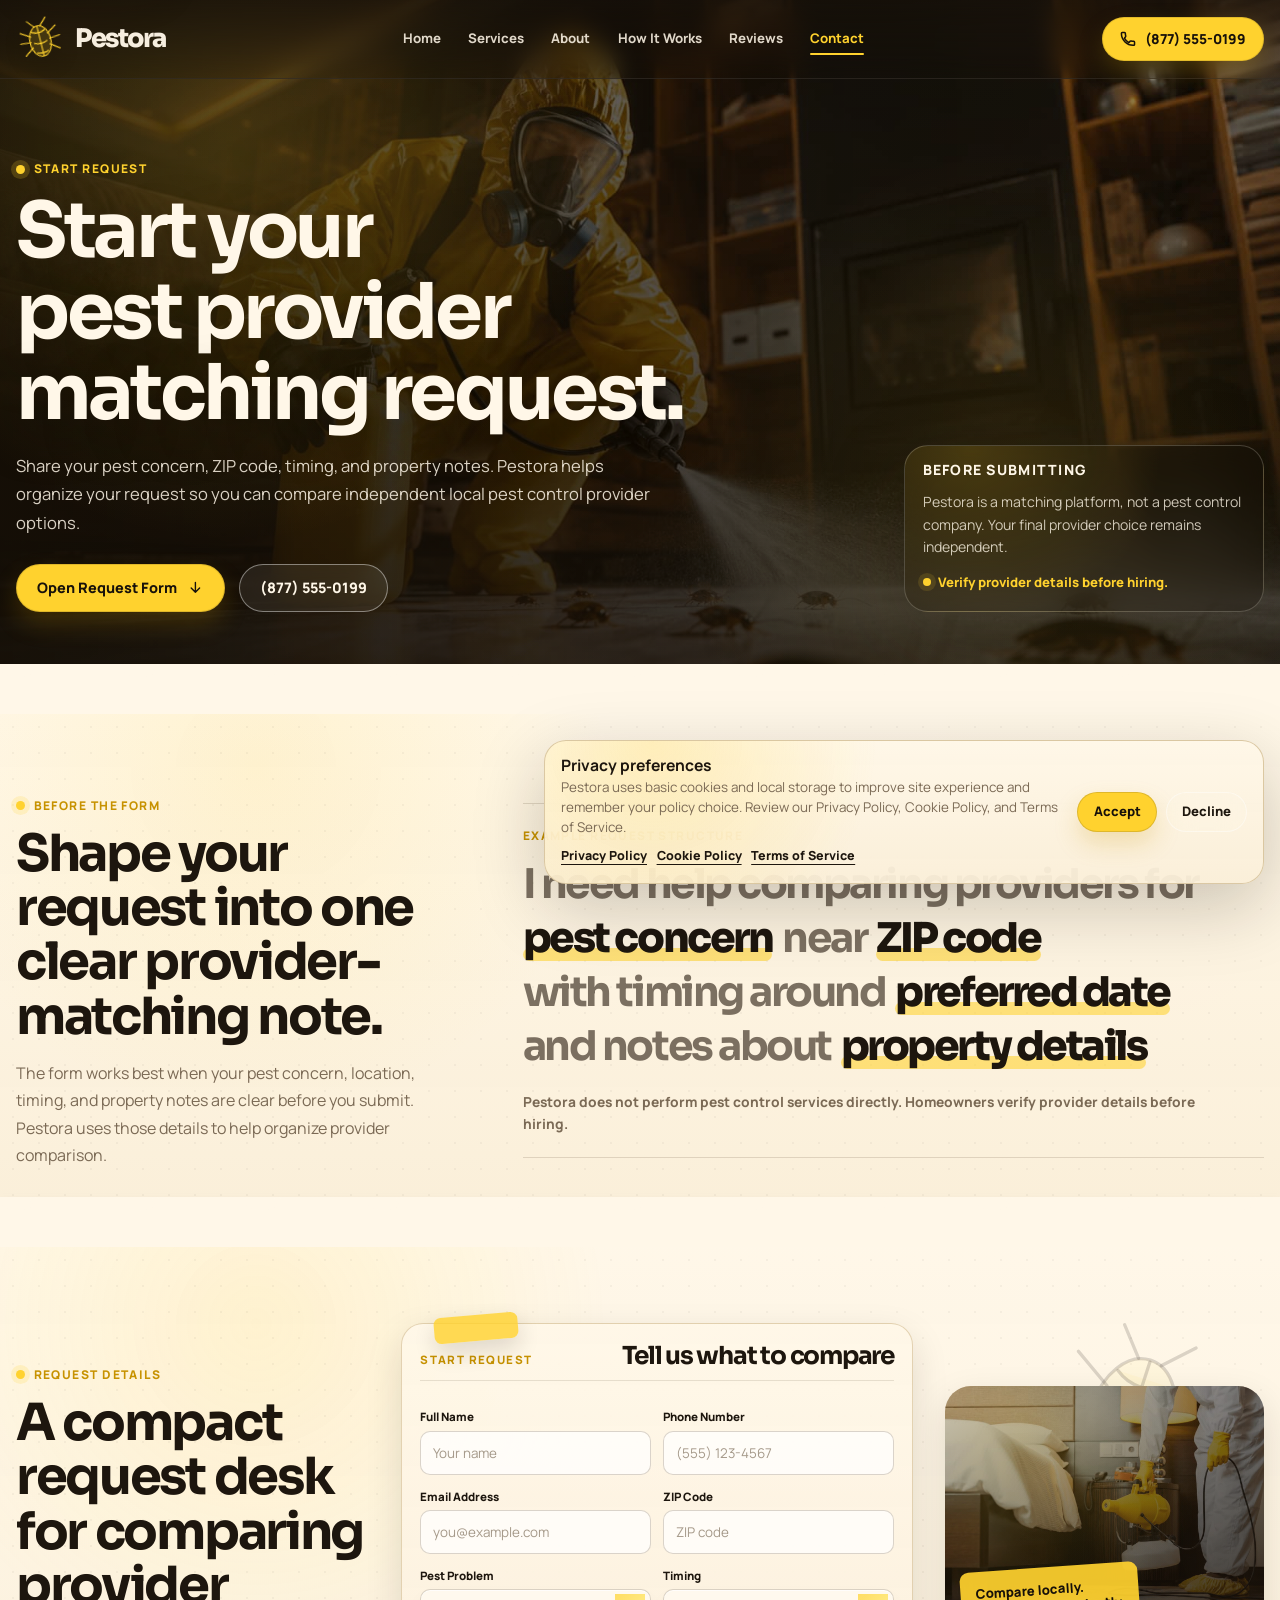
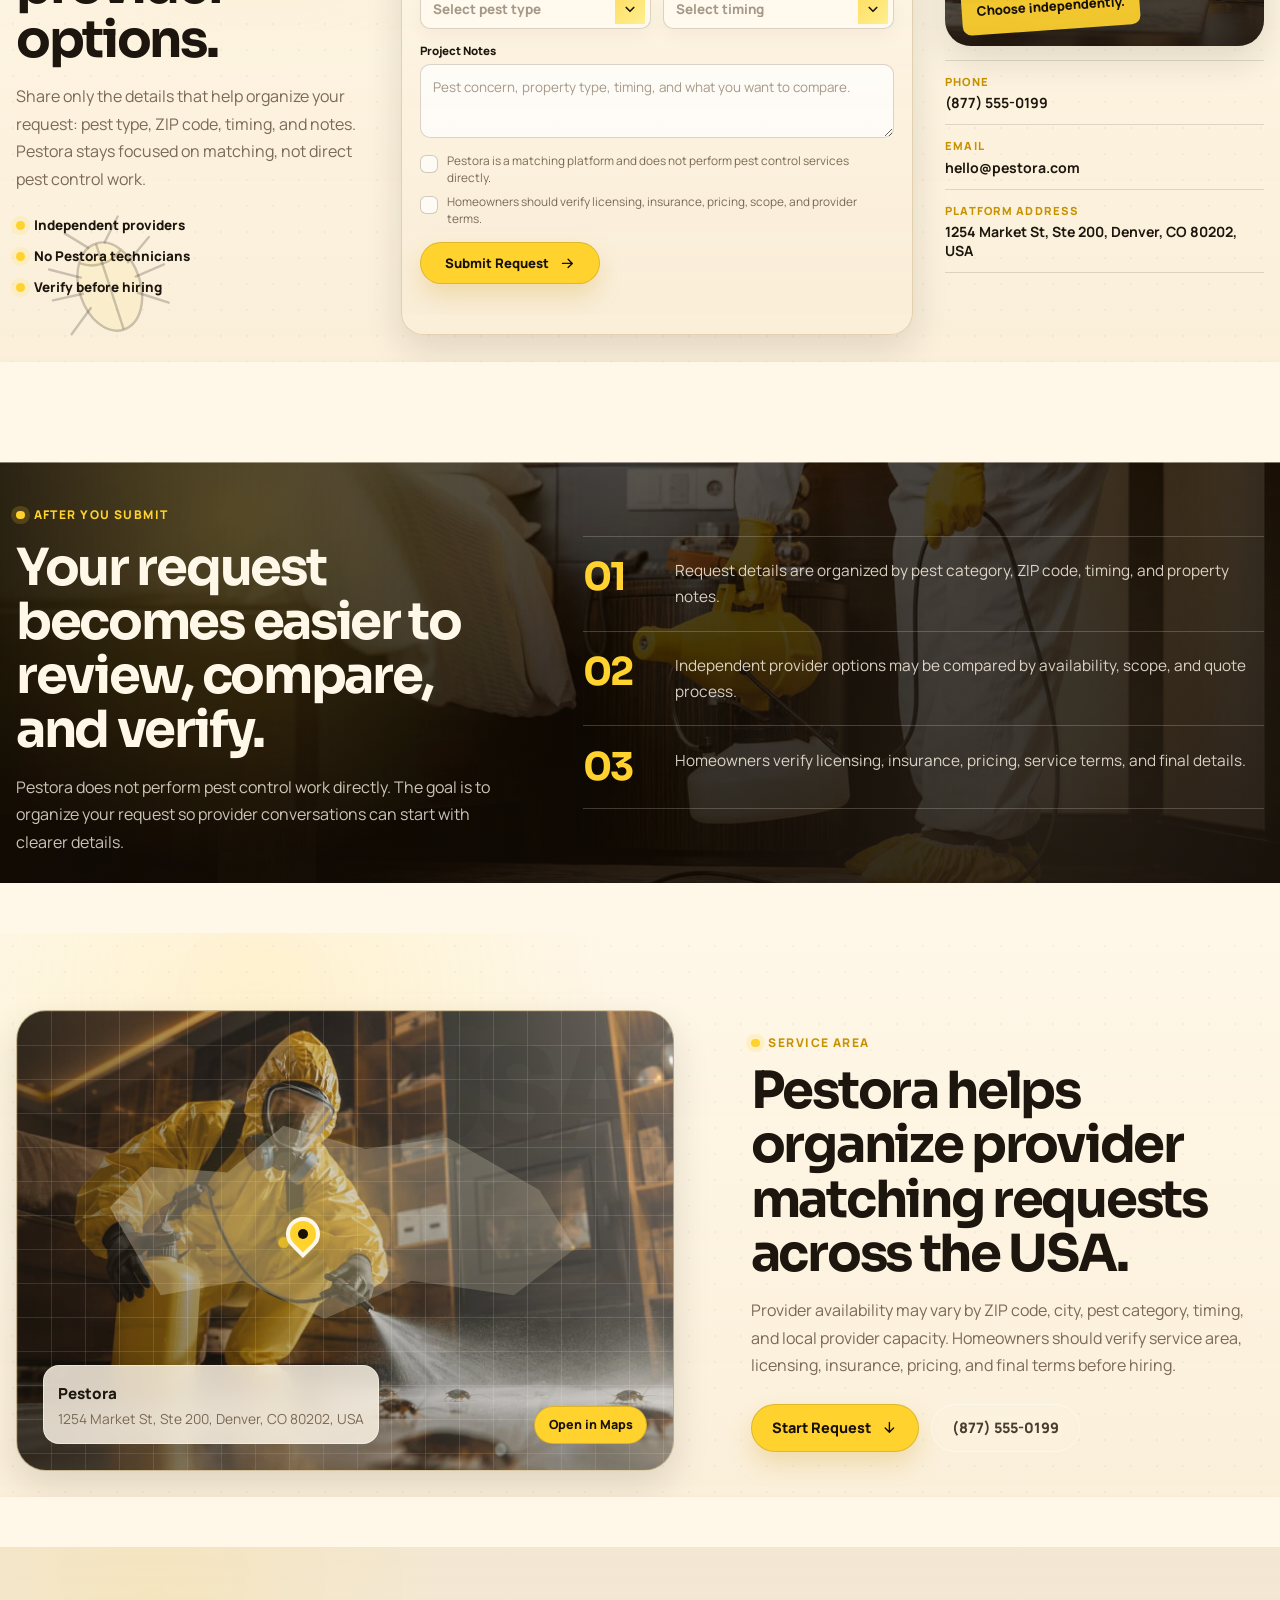
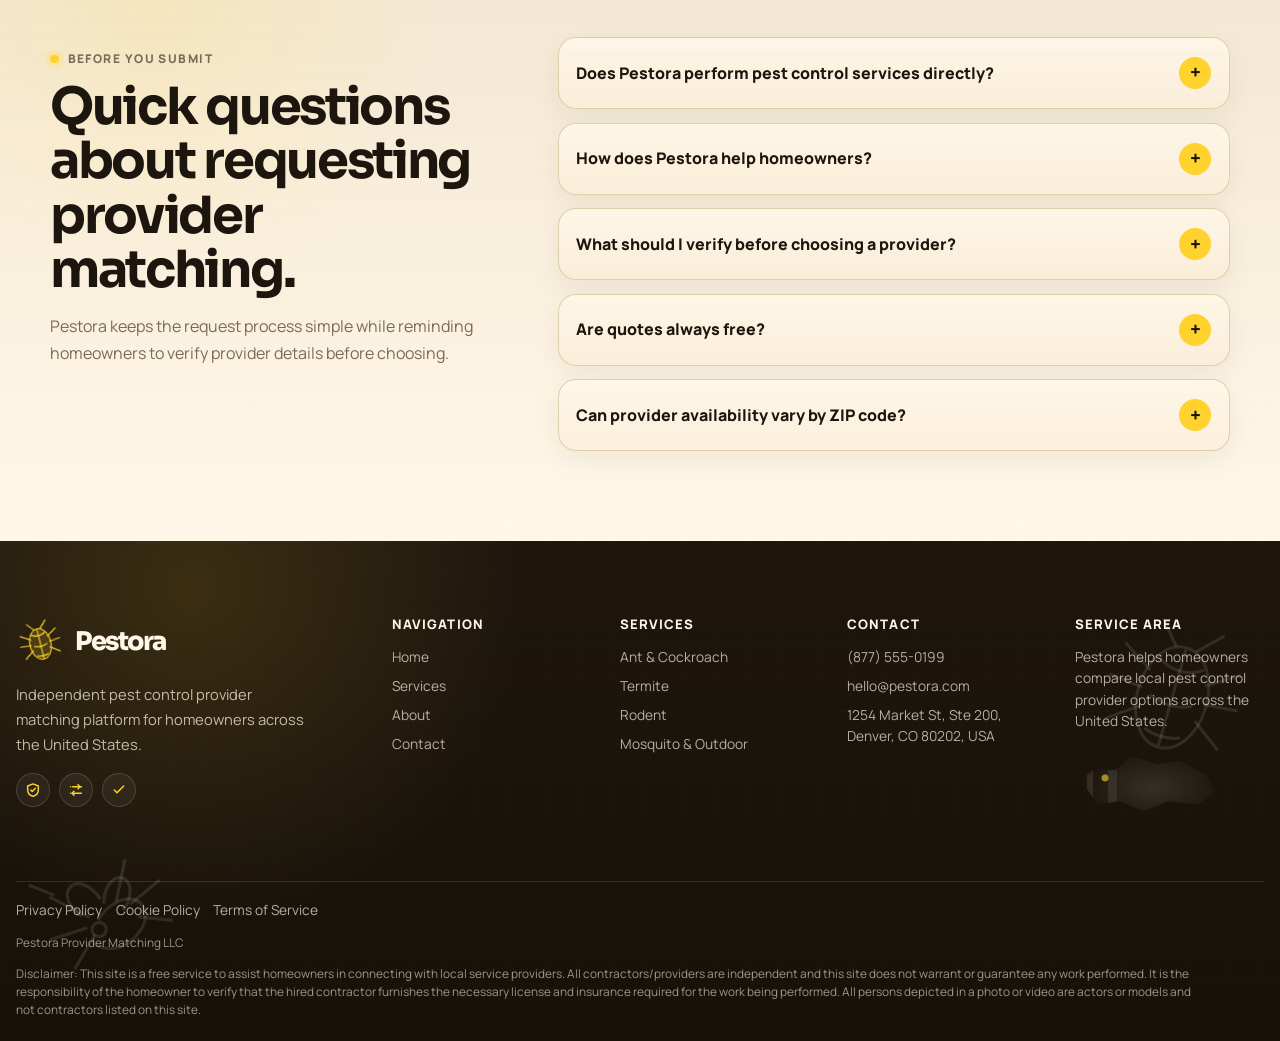
<file: contact.html>
<!DOCTYPE html>
<html lang="en">

<head>
    <meta charset="UTF-8">
    <meta name="viewport" content="width=device-width, initial-scale=1.0">
    <title>Contact Pestora | Start a Pest Provider Matching Request</title>
    <meta name="description"
        content="Start a compact pest provider matching request with Pestora and compare independent local provider options.">

<link rel="icon" type="image/svg+xml" href="./assets/icons/favicon.svg?v=5">

    <link rel="stylesheet" href="./css/style.css">
</head>

<body>
    <div data-site-header></div>

    <main id="main">
        <section class="contact-hero" aria-labelledby="contactHeroTitle">
            <div class="container-wide contact-hero-grid">
                <div class="contact-hero-copy reveal-up">
                    <p class="eyebrow">Start request</p>

                    <h1 id="contactHeroTitle">
                        Start your pest provider matching request.
                    </h1>

                    <p class="lead">
                        Share your pest concern, ZIP code, timing, and property notes. Pestora helps organize your
                        request so you can compare independent local pest control provider options.
                    </p>

                    <div class="contact-hero-actions">
                        <a class="btn btn-primary" href="#requestForm">
                            <span>Open Request Form</span>
                            <svg viewBox="0 0 24 24" aria-hidden="true">
                                <path d="M12 5v14M6 13l6 6 6-6"></path>
                            </svg>
                        </a>

                        <a class="btn btn-ghost" href="tel:+18775550199" data-phone-link>
                            <span data-phone-button-text>Call Pestora</span>
                        </a>
                    </div>
                </div>

                <aside class="contact-hero-note reveal-up" aria-label="Contact page reminder">
                    <h2>Before submitting</h2>

                    <p>
                        Pestora is a matching platform, not a pest control company. Your final provider choice remains
                        independent.
                    </p>

                    <span>Verify provider details before hiring.</span>
                </aside>
            </div>

            <div class="torn-paper-bottom" aria-hidden="true"></div>
        </section>

<section class="contact-request-sentence paper-section" aria-labelledby="contactSentenceTitle">
    <div class="container-wide contact-request-sentence-grid">
        <div class="contact-sentence-copy reveal-up">
            <p class="eyebrow">Before the form</p>

            <h2 id="contactSentenceTitle">
                Shape your request into one clear provider-matching note.
            </h2>

            <p>
                The form works best when your pest concern, location, timing, and property notes are clear before you
                submit. Pestora uses those details to help organize provider comparison.
            </p>
        </div>

        <div class="contact-sentence-board reveal-up" aria-label="Example request sentence">
            <p class="contact-sentence-label">Example request structure</p>

            <div class="contact-sentence-line">
                <span>I need help comparing providers for</span>
                <strong>pest concern</strong>
                <span>near</span>
                <strong>ZIP code</strong>
                <span>with timing around</span>
                <strong>preferred date</strong>
                <span>and notes about</span>
                <strong>property details</strong>
            </div>

            <p class="contact-sentence-note">
                Pestora does not perform pest control services directly. Homeowners verify provider details before
                hiring.
            </p>
        </div>
    </div>

    <div class="torn-paper-bottom" aria-hidden="true"></div>
</section>

<section class="contact-main contact-request-lab paper-section" aria-labelledby="requestFormTitle">
    <div class="contact-main-roach contact-main-roach-one" aria-hidden="true">
        <svg viewBox="0 0 96 96">
            <path d="M27 52c0-17 9-31 21-31s21 14 21 31-9 31-21 31-21-14-21-31Z"></path>
            <path d="M34 31c8 6 20 6 28 0"></path>
            <path d="M48 22v60"></path>
            <path d="M31 40 12 28M29 51 8 49M31 62 13 75"></path>
            <path d="M65 40l19-12M67 51l21-2M65 62l18 13"></path>
            <path d="M42 22 30 8M54 22 68 8"></path>
        </svg>
    </div>

    <div class="contact-main-roach contact-main-roach-two" aria-hidden="true">
        <svg viewBox="0 0 96 96">
            <path d="M27 52c0-17 9-31 21-31s21 14 21 31-9 31-21 31-21-14-21-31Z"></path>
            <path d="M34 31c8 6 20 6 28 0"></path>
            <path d="M48 22v60"></path>
            <path d="M31 40 12 28M29 51 8 49M31 62 13 75"></path>
            <path d="M65 40l19-12M67 51l21-2M65 62l18 13"></path>
            <path d="M42 22 30 8M54 22 68 8"></path>
        </svg>
    </div>

    <div class="container-wide contact-lab-grid">
        <div class="contact-lab-copy reveal-up">
            <p class="eyebrow">Request details</p>

            <h2 id="requestFormTitle">
                A compact request desk for comparing provider options.
            </h2>

            <p>
                Share only the details that help organize your request: pest type, ZIP code, timing, and notes.
                Pestora stays focused on matching, not direct pest control work.
            </p>

            <div class="contact-lab-lines" aria-label="Request reminders">
                <span>Independent providers</span>
                <span>No Pestora technicians</span>
                <span>Verify before hiring</span>
            </div>
        </div>

        <div class="form-card contact-form-card contact-form-mini reveal-up" id="requestForm">
            <form class="request-form" data-request-form novalidate>
                <div class="contact-mini-form-head">
                    <span>Start request</span>
                    <strong>Tell us what to compare</strong>
                </div>

                <div class="form-grid contact-mini-grid">
                    <div class="form-field">
                        <label for="contactFullName">Full Name</label>
                        <input id="contactFullName" name="fullName" type="text" placeholder="Your name"
                            autocomplete="name" required>
                    </div>

                    <div class="form-field">
                        <label for="contactPhone">Phone Number</label>
                        <input id="contactPhone" name="phone" type="tel" placeholder="(555) 123-4567" autocomplete="tel"
                            required>
                    </div>

                    <div class="form-field">
                        <label for="contactEmail">Email Address</label>
                        <input id="contactEmail" name="email" type="email" placeholder="you@example.com"
                            autocomplete="email" required>
                    </div>

                    <div class="form-field">
                        <label for="contactZip">ZIP Code</label>
                        <input id="contactZip" name="zip" type="text" inputmode="numeric" placeholder="ZIP code"
                            autocomplete="postal-code" required>
                    </div>

                    <div class="form-field">
                        <label for="contactPestType">Pest Problem</label>
                    <select id="contactPestType" name="pestType" required>
                        <option value="" disabled selected>Select pest type</option>
                        <option value="ants">Ants</option>
                        <option value="cockroaches">Cockroaches</option>
                        <option value="termites">Termites</option>
                        <option value="rodents">Rodents</option>
                        <option value="mosquitoes">Mosquitoes</option>
                        <option value="spiders">Spiders</option>
                        <option value="bed-bugs">Bed bugs</option>
                        <option value="outdoor-pests">Other outdoor pests</option>
                    </select>
                    </div>

                    <div class="form-field">
                        <label for="contactTiming">Timing</label>
                        <select id="contactTiming" name="timing" required>
                            <option value="" disabled selected>Select timing</option>
                            <option value="as-soon-as-available">As soon as available</option>
                            <option value="this-week">This week</option>
                            <option value="next-week">Next week</option>
                            <option value="planning-ahead">Planning ahead</option>
                        </select>
                    </div>

                    <div class="form-field form-field-full">
                        <label for="contactMessage">Project Notes</label>
                        <textarea id="contactMessage" name="message"
                            placeholder="Pest concern, property type, timing, and what you want to compare."
                            required></textarea>
                    </div>
                </div>

                <div class="contact-mini-checks">
                    <label class="form-check">
                        <input type="checkbox" name="platformConsent" required>
                        <span class="custom-check" aria-hidden="true"></span>
                        <span>Pestora is a matching platform and does not perform pest control services directly.</span>
                    </label>

                    <label class="form-check">
                        <input type="checkbox" name="verificationConsent" required>
                        <span class="custom-check" aria-hidden="true"></span>
                        <span>Homeowners should verify licensing, insurance, pricing, scope, and provider terms.</span>
                    </label>
                </div>

                <button class="btn btn-primary" type="submit">
                    <span>Submit Request</span>
                    <svg viewBox="0 0 24 24" aria-hidden="true">
                        <path d="M5 12h14M13 6l6 6-6 6"></path>
                    </svg>
                </button>

                <p class="form-status" data-form-status role="status" aria-live="polite"></p>
            </form>
        </div>

        <aside class="contact-lab-side reveal-up" aria-label="Pestora contact and address">
            <div class="contact-lab-photo">
                <div class="contact-lab-photo-note">
                    Compare locally.<br>
                    Choose independently.
                </div>
            </div>

            <div class="contact-lab-contact">
                <a href="tel:+18775550199" data-phone-link>
                    <span>Phone</span>
                    <strong data-phone-text>(877) 555-0199</strong>
                </a>

                <a href="mailto:hello@pestora.com" data-email-link>
                    <span>Email</span>
                    <strong data-email-text>hello@pestora.com</strong>
                </a>

                <div class="contact-lab-address">
                    <span>Platform address</span>
                    <strong data-address-text>1254 Market St, Ste 200, Denver, CO 80202, USA</strong>
                </div>
            </div>
        </aside>
    </div>

    <div class="torn-paper-bottom" aria-hidden="true"></div>
</section>

        <section class="contact-after-submit" aria-labelledby="contactAfterSubmitTitle">
            <div class="torn-paper-top" aria-hidden="true"></div>
        
            <div class="container-wide contact-after-submit-grid">
                <div class="contact-after-submit-copy reveal-up">
                    <p class="eyebrow">After you submit</p>
        
                    <h2 id="contactAfterSubmitTitle">
                        Your request becomes easier to review, compare, and verify.
                    </h2>
        
                    <p>
                        Pestora does not perform pest control work directly. The goal is to organize your request so provider
                        conversations can start with clearer details.
                    </p>
                </div>
        
                <div class="contact-after-rail reveal-up" aria-label="After submit flow">
                    <div class="contact-after-row">
                        <strong>01</strong>
                        <span>Request details are organized by pest category, ZIP code, timing, and property notes.</span>
                    </div>
        
                    <div class="contact-after-row">
                        <strong>02</strong>
                        <span>Independent provider options may be compared by availability, scope, and quote process.</span>
                    </div>
        
                    <div class="contact-after-row">
                        <strong>03</strong>
                        <span>Homeowners verify licensing, insurance, pricing, service terms, and final details.</span>
                    </div>
                </div>
            </div>
        
            <div class="torn-paper-bottom" aria-hidden="true"></div>
        </section>

        <section class="contact-service-map paper-section" aria-labelledby="contactMapTitle">
            <div class="container-wide contact-service-map-grid">
                <a class="contact-service-map-visual contact-map-open-link reveal-up"
                    href="https://www.google.com/maps/search/?api=1&query=1254%20Market%20St%2C%20Ste%20200%2C%20Denver%2C%20CO%2080202%2C%20USA"
                    target="_blank" rel="noopener" data-map-link aria-label="Open Pestora address in Google Maps">
                    <div class="contact-map-shape" aria-hidden="true"></div>
                
                    <div class="contact-map-pin" aria-hidden="true">
                        <span></span>
                    </div>
                
                    <div class="contact-map-label">
                        <strong data-company-name>Pestora</strong>
                        <span data-address-text>1254 Market St, Ste 200, Denver, CO 80202, USA</span>
                    </div>
                
                    <span class="contact-map-open-label">Open in Maps</span>
                </a>
        
                <div class="contact-service-map-copy reveal-up">
                    <p class="eyebrow">Service area</p>
        
                    <h2 id="contactMapTitle">
                        Pestora helps organize provider matching requests across the USA.
                    </h2>
        
                    <p>
                        Provider availability may vary by ZIP code, city, pest category, timing, and local provider capacity.
                        Homeowners should verify service area, licensing, insurance, pricing, and final terms before hiring.
                    </p>
        
                    <div class="contact-map-actions">
                        <a class="btn btn-primary" href="#requestForm">
                            <span>Start Request</span>
                            <svg viewBox="0 0 24 24" aria-hidden="true">
                                <path d="M12 5v14M6 13l6 6 6-6"></path>
                            </svg>
                        </a>
        
                        <a class="btn btn-ghost" href="tel:+18775550199" data-phone-link>
                            <span data-phone-button-text>Call Pestora</span>
                        </a>
                    </div>
                </div>
            </div>
        
            <div class="torn-paper-bottom" aria-hidden="true"></div>
        </section>

        <section class="contact-faq" aria-labelledby="contactFaqTitle">
            <div class="container contact-faq-grid">
                <div class="contact-faq-copy reveal-up">
                    <p class="eyebrow">Before you submit</p>

                    <h2 id="contactFaqTitle">
                        Quick questions about requesting provider matching.
                    </h2>

                    <p>
                        Pestora keeps the request process simple while reminding homeowners to verify provider details
                        before choosing.
                    </p>
                </div>

                <div class="faq-list reveal-up" data-faq-list></div>
            </div>

            <script type="application/ld+json" data-faq-schema></script>
        </section>
    </main>

    <div data-site-footer></div>
    <div data-policy-banner></div>

    <script src="./js/config.js"></script>
    <script src="./js/main.js"></script>
    <script src="./js/contact.js"></script>
</body>

</html>
</file>
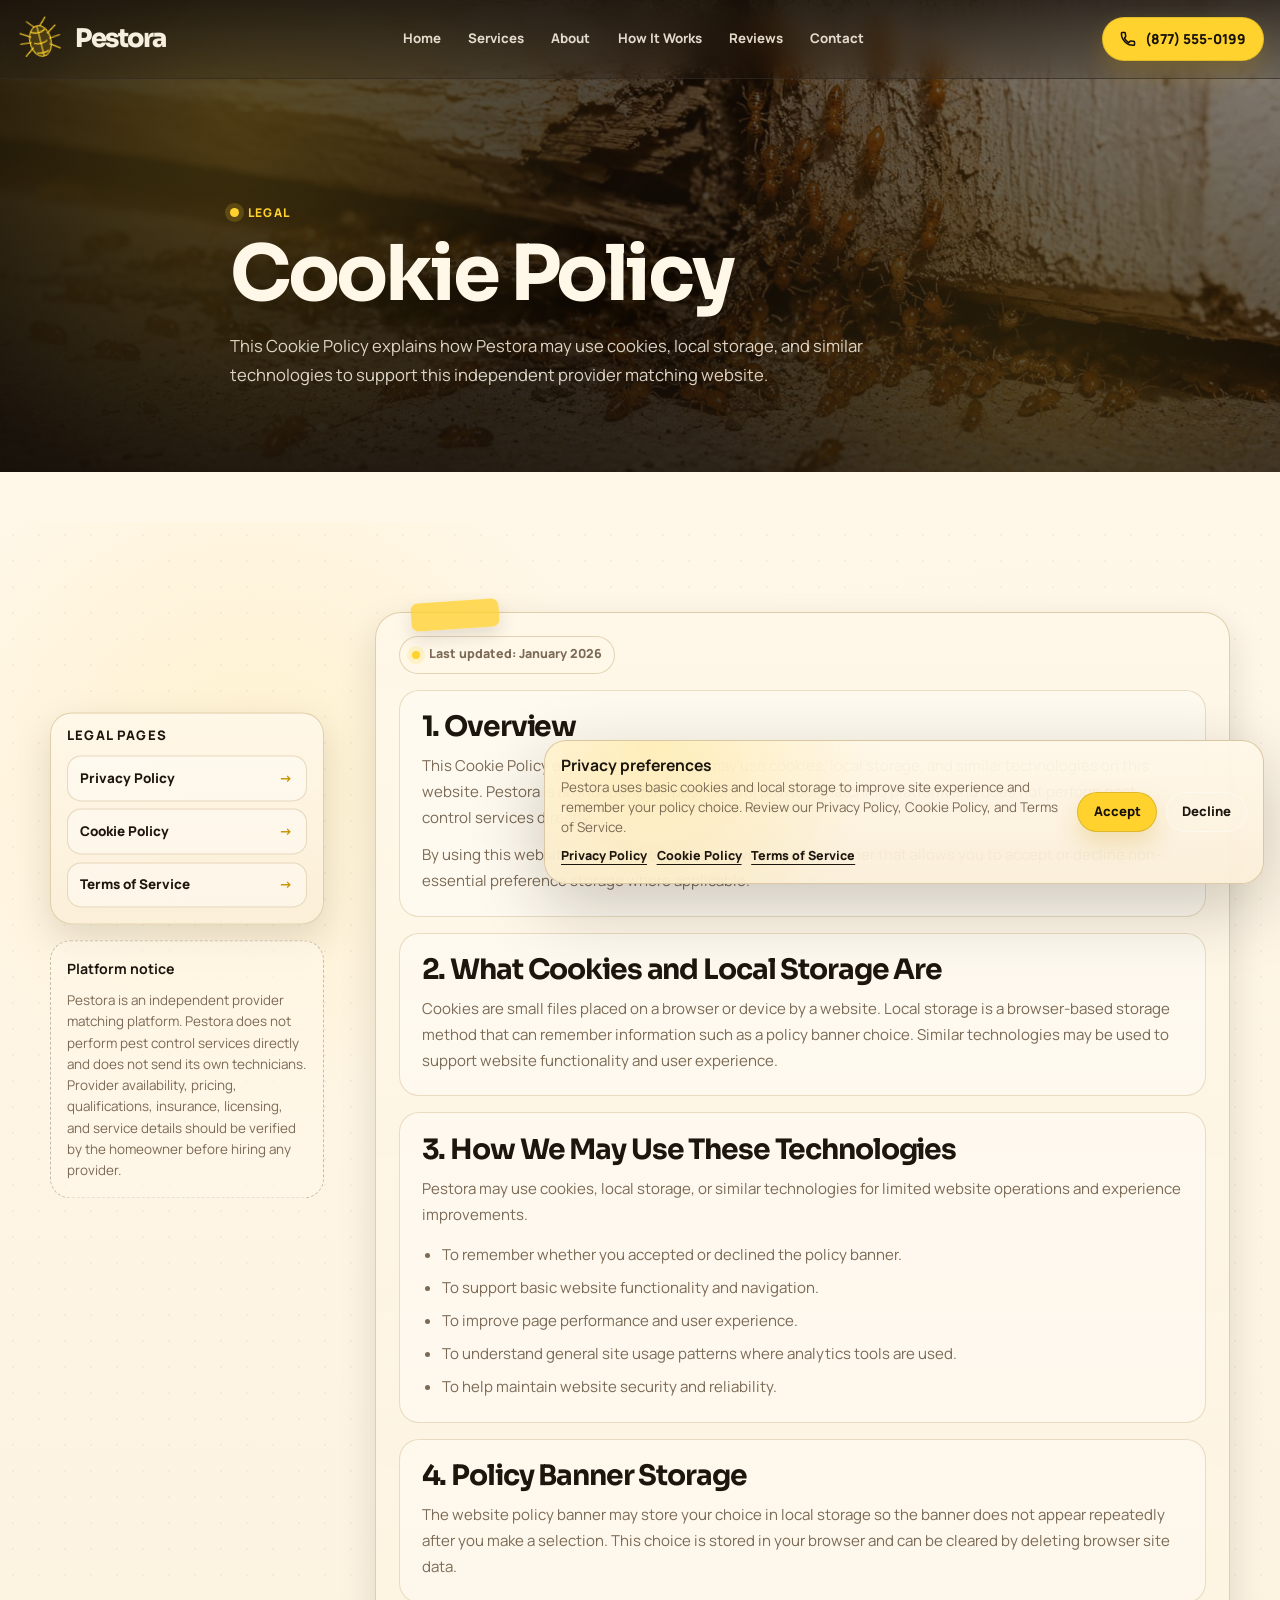
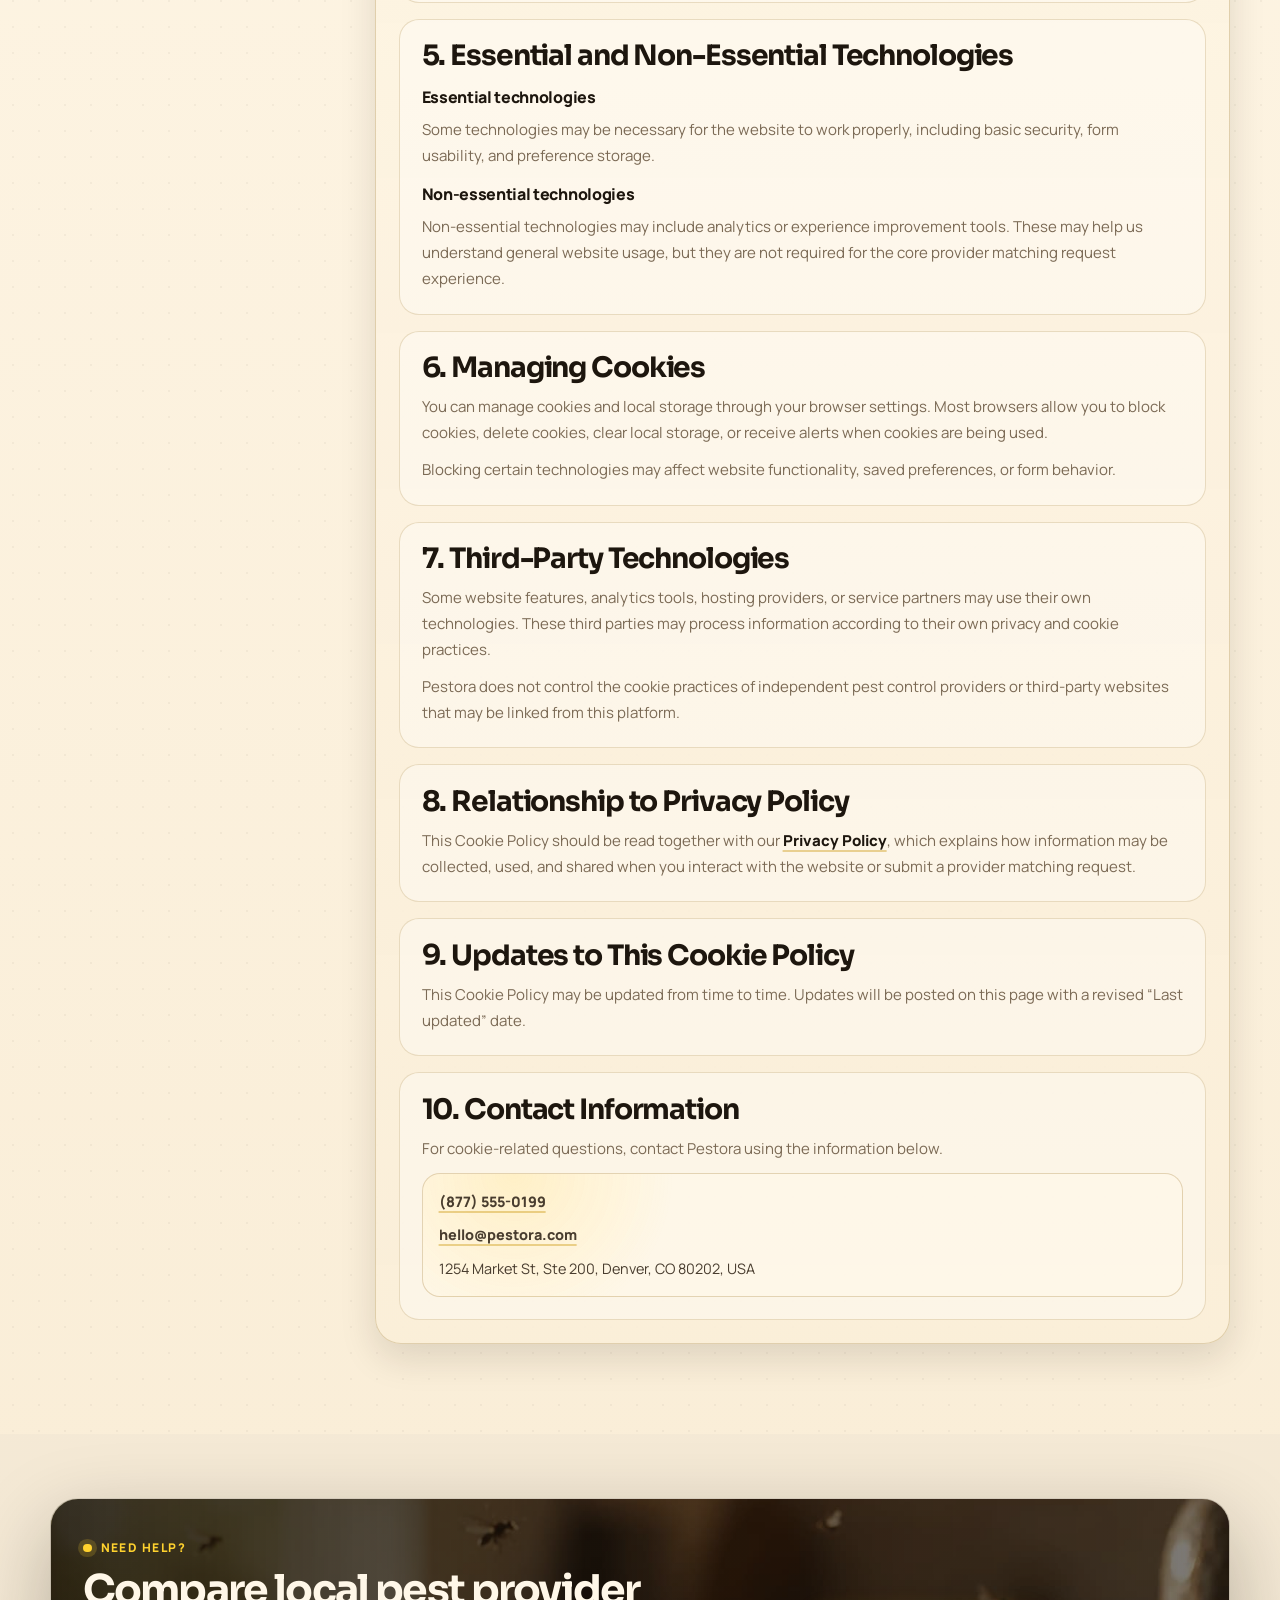
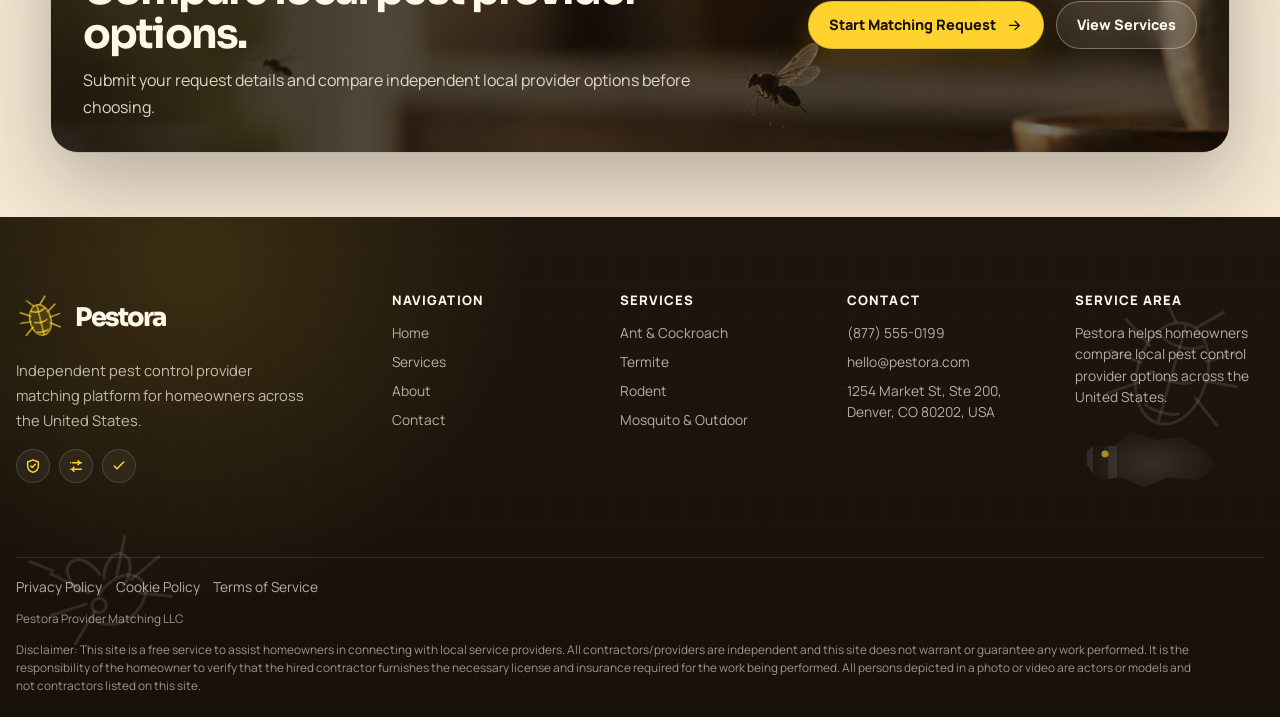
<file: cookie-policy.html>
<!DOCTYPE html>
<html lang="en">

<head>
    <meta charset="UTF-8">
    <meta name="viewport" content="width=device-width, initial-scale=1.0">
    <title>Cookie Policy | Pestora</title>
    <meta name="description"
        content="Read the Pestora Cookie Policy for information about cookies, local storage, and privacy preferences.">

<link rel="icon" type="image/svg+xml" href="./assets/icons/favicon.svg?v=5">

    <link rel="stylesheet" href="./css/style.css">
</head>

<body>
    <div data-site-header></div>

    <main id="main">
        <section class="legal-hero" aria-labelledby="legalHeroTitle">
            <div class="container legal-hero-inner reveal-up">
                <p class="eyebrow">Legal</p>

                <h1 id="legalHeroTitle">
                    Cookie Policy
                </h1>

                <p class="lead">
                    This Cookie Policy explains how <span data-company-name>Pestora</span> may use cookies, local
                    storage,
                    and similar technologies to support this independent provider matching website.
                </p>
            </div>

            <div class="torn-paper-bottom" aria-hidden="true"></div>
        </section>

        <section class="legal-main paper-section">
            <div class="container legal-layout">
                <aside class="legal-sidebar reveal-up" aria-label="Legal navigation">
                    <div class="legal-sidebar-card">
                        <h2>Legal pages</h2>

                        <nav>
                            <a href="privacy-policy.html">Privacy Policy</a>
                            <a href="cookie-policy.html">Cookie Policy</a>
                            <a href="terms-of-service.html">Terms of Service</a>
                        </nav>
                    </div>

                    <div class="legal-notice-card">
                        <strong>Platform notice</strong>
                        <p data-legal-notice>
                            Pestora is an independent provider matching platform. Pestora does not perform pest control
                            services directly and does not send its own technicians.
                        </p>
                    </div>
                </aside>

                <article class="legal-content reveal-up">
                    <p class="legal-updated">Last updated: January 2026</p>

                    <section class="legal-section">
                        <h2>1. Overview</h2>

                        <p>
                            This Cookie Policy explains how <strong data-company-name>Pestora</strong> may use cookies,
                            local storage, and similar technologies on this website. Pestora is an independent pest
                            control provider matching platform and does not perform pest control services directly.
                        </p>

                        <p>
                            By using this website, you may be presented with a policy banner that allows you to accept
                            or decline non-essential preference storage where applicable.
                        </p>
                    </section>

                    <section class="legal-section">
                        <h2>2. What Cookies and Local Storage Are</h2>

                        <p>
                            Cookies are small files placed on a browser or device by a website. Local storage is a
                            browser-based storage method that can remember information such as a policy banner choice.
                            Similar technologies may be used to support website functionality and user experience.
                        </p>
                    </section>

                    <section class="legal-section">
                        <h2>3. How We May Use These Technologies</h2>

                        <p>
                            Pestora may use cookies, local storage, or similar technologies for limited website
                            operations and experience improvements.
                        </p>

                        <ul>
                            <li>To remember whether you accepted or declined the policy banner.</li>
                            <li>To support basic website functionality and navigation.</li>
                            <li>To improve page performance and user experience.</li>
                            <li>To understand general site usage patterns where analytics tools are used.</li>
                            <li>To help maintain website security and reliability.</li>
                        </ul>
                    </section>

                    <section class="legal-section">
                        <h2>4. Policy Banner Storage</h2>

                        <p>
                            The website policy banner may store your choice in local storage so the banner does not
                            appear repeatedly after you make a selection. This choice is stored in your browser and can
                            be cleared by deleting browser site data.
                        </p>
                    </section>

                    <section class="legal-section">
                        <h2>5. Essential and Non-Essential Technologies</h2>

                        <h3>Essential technologies</h3>
                        <p>
                            Some technologies may be necessary for the website to work properly, including basic
                            security, form usability, and preference storage.
                        </p>

                        <h3>Non-essential technologies</h3>
                        <p>
                            Non-essential technologies may include analytics or experience improvement tools. These may
                            help us understand general website usage, but they are not required for the core provider
                            matching request experience.
                        </p>
                    </section>

                    <section class="legal-section">
                        <h2>6. Managing Cookies</h2>

                        <p>
                            You can manage cookies and local storage through your browser settings. Most browsers allow
                            you to block cookies, delete cookies, clear local storage, or receive alerts when cookies
                            are
                            being used.
                        </p>

                        <p>
                            Blocking certain technologies may affect website functionality, saved preferences, or form
                            behavior.
                        </p>
                    </section>

                    <section class="legal-section">
                        <h2>7. Third-Party Technologies</h2>

                        <p>
                            Some website features, analytics tools, hosting providers, or service partners may use their
                            own technologies. These third parties may process information according to their own privacy
                            and cookie practices.
                        </p>

                        <p>
                            Pestora does not control the cookie practices of independent pest control providers or
                            third-party websites that may be linked from this platform.
                        </p>
                    </section>

                    <section class="legal-section">
                        <h2>8. Relationship to Privacy Policy</h2>

                        <p>
                            This Cookie Policy should be read together with our
                            <a href="privacy-policy.html">Privacy Policy</a>, which explains how information may be
                            collected, used, and shared when you interact with the website or submit a provider matching
                            request.
                        </p>
                    </section>

                    <section class="legal-section">
                        <h2>9. Updates to This Cookie Policy</h2>

                        <p>
                            This Cookie Policy may be updated from time to time. Updates will be posted on this page
                            with a revised “Last updated” date.
                        </p>
                    </section>

                    <section class="legal-section">
                        <h2>10. Contact Information</h2>

                        <p>
                            For cookie-related questions, contact <span data-company-name>Pestora</span> using the
                            information below.
                        </p>

                        <div class="legal-contact-box">
                            <a href="tel:+18775550199" data-phone-link data-phone-text>(877) 555-0199</a>
                            <a href="mailto:hello@pestora.com" data-email-link data-email-text>hello@pestora.com</a>
                            <span data-address-text>1254 Market St, Ste 200, Denver, CO 80202, USA</span>
                        </div>
                    </section>
                </article>
            </div>
        </section>

        <section class="legal-cta" aria-labelledby="legalCtaTitle">
            <div class="container">
                <div class="legal-cta-inner reveal-up">
                    <div>
                        <p class="eyebrow">Need help?</p>

                        <h2 id="legalCtaTitle">
                            Compare local pest provider options.
                        </h2>

                        <p>
                            Submit your request details and compare independent local provider options before choosing.
                        </p>
                    </div>

                    <div class="legal-cta-actions">
                        <a class="btn btn-primary" href="contact.html">
                            <span>Start Matching Request</span>
                            <svg viewBox="0 0 24 24" aria-hidden="true">
                                <path d="M5 12h14M13 6l6 6-6 6"></path>
                            </svg>
                        </a>

                        <a class="btn btn-ghost" href="services.html">
                            <span>View Services</span>
                        </a>
                    </div>
                </div>
            </div>
        </section>
    </main>

    <div data-site-footer></div>
    <div data-policy-banner></div>

    <script src="./js/config.js"></script>
    <script src="./js/main.js"></script>
    <script src="./js/legal.js"></script>
</body>

</html>
</file>
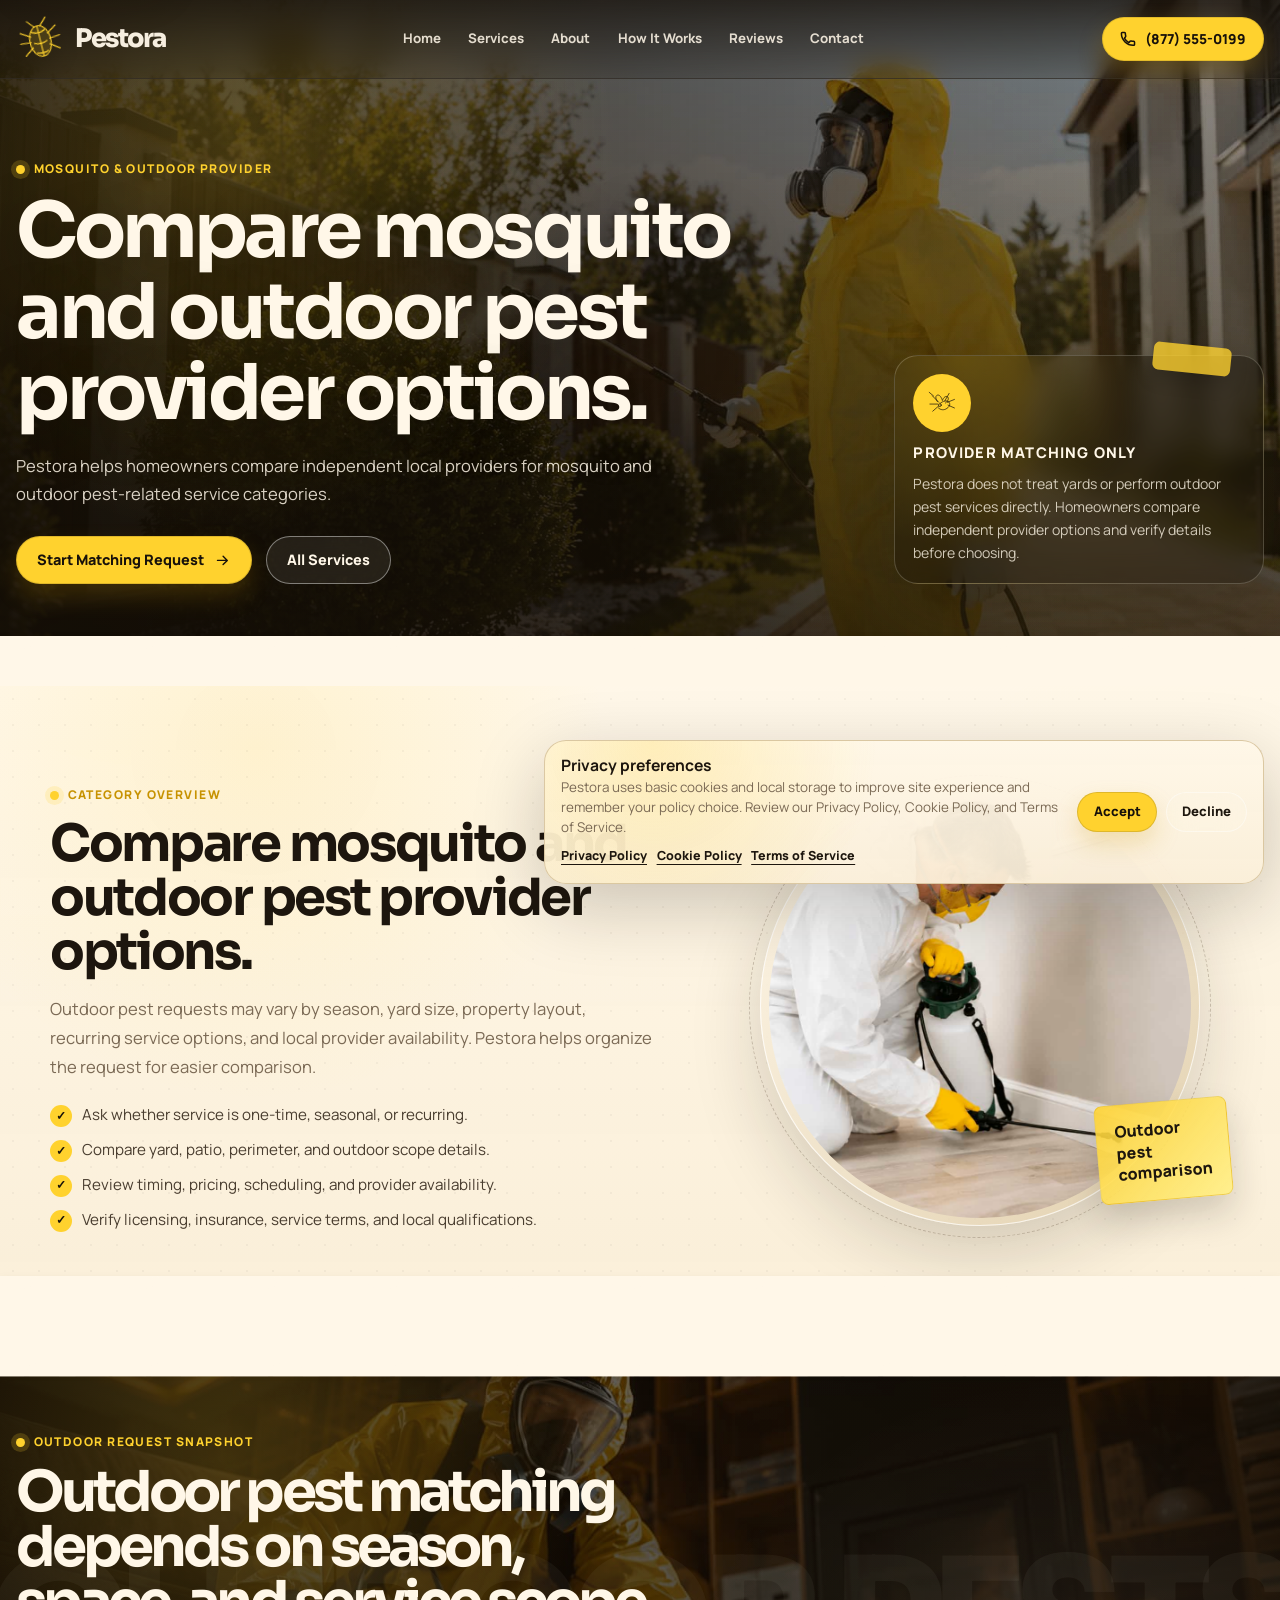
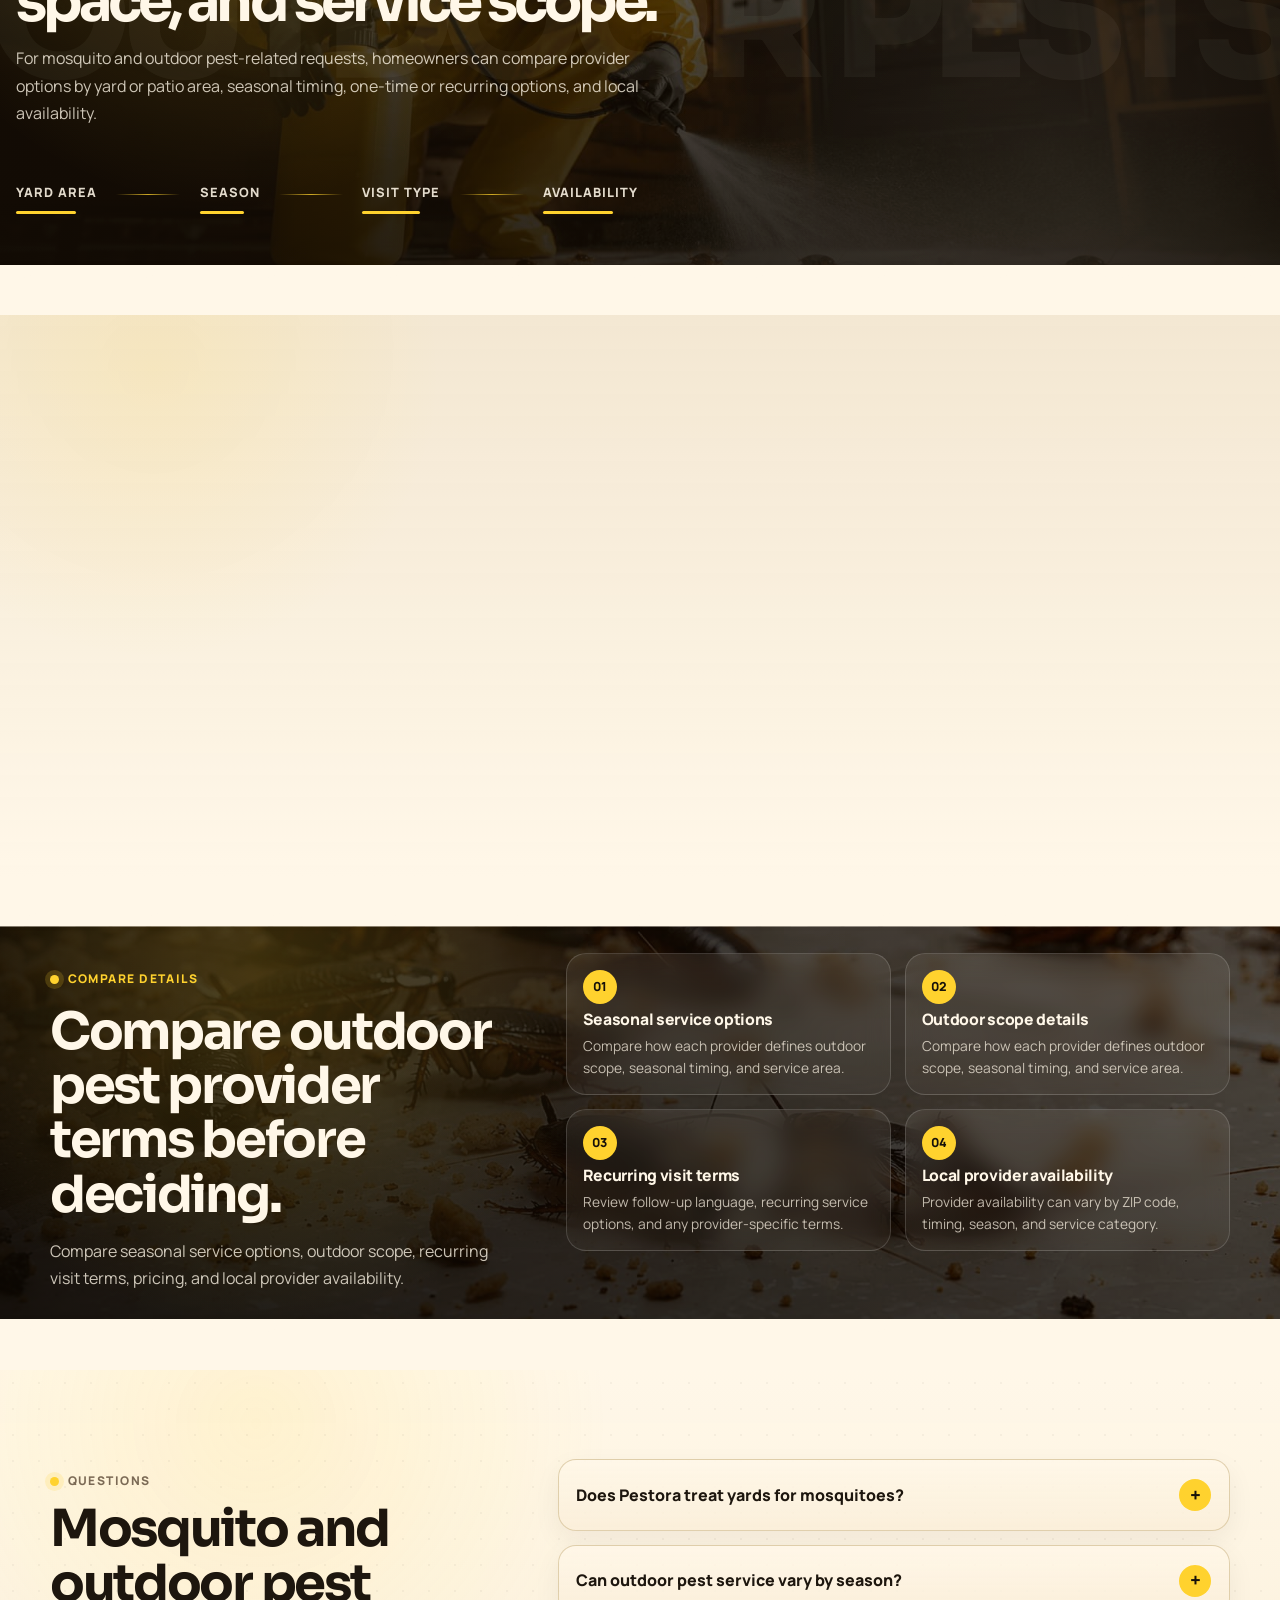
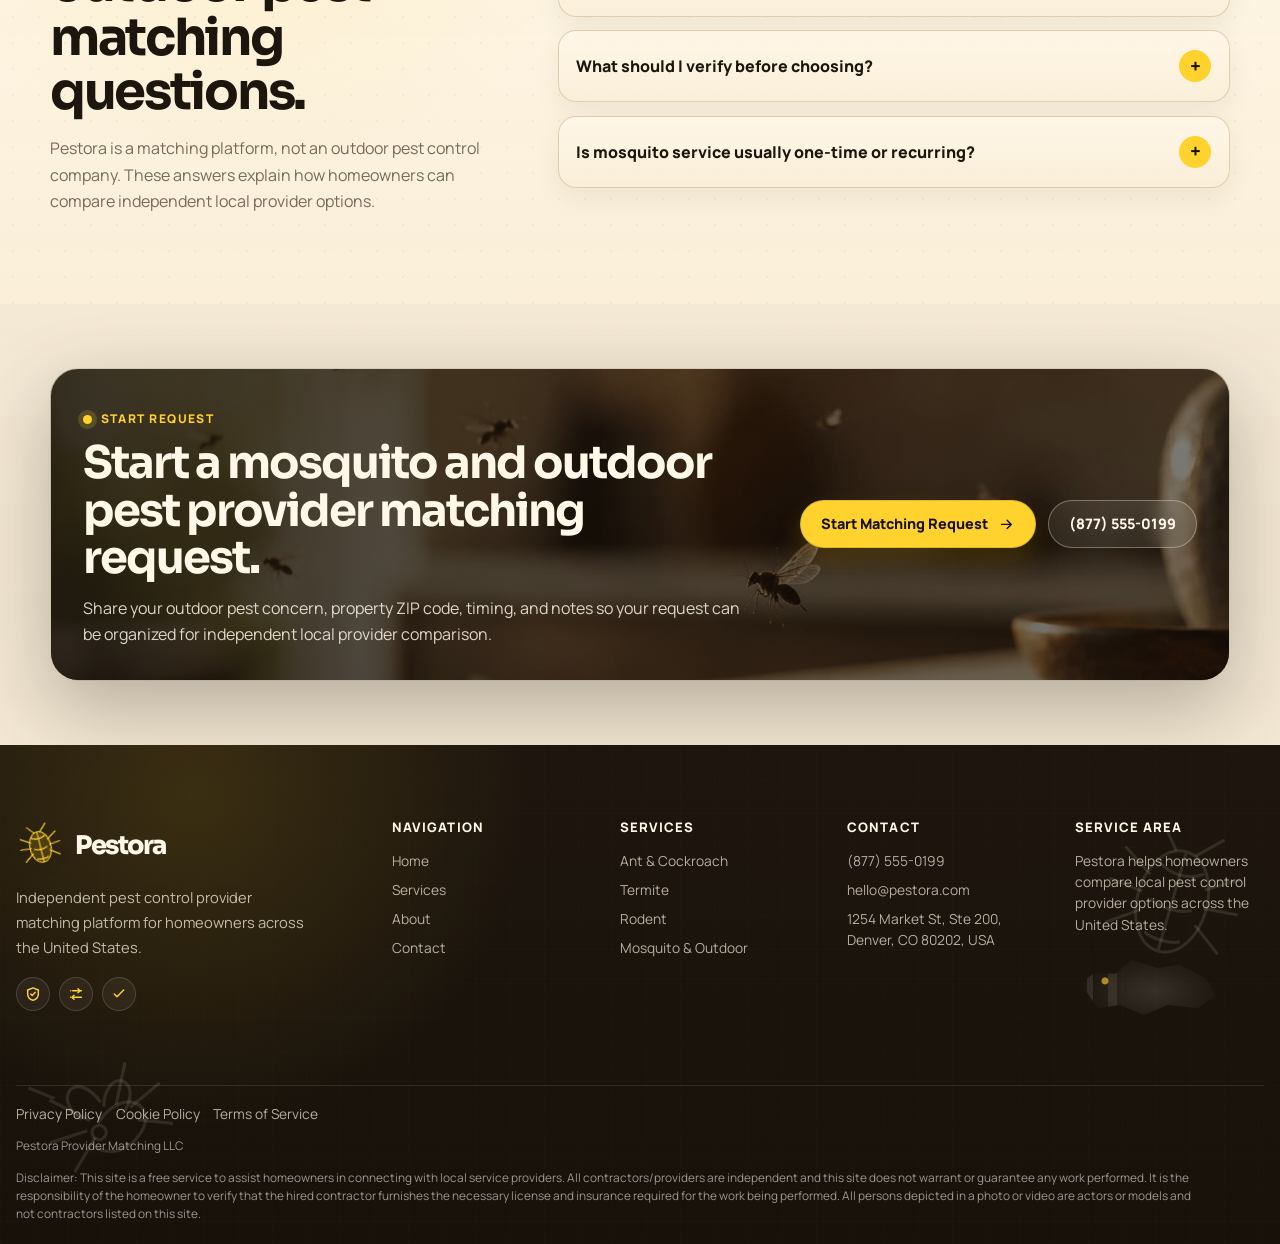
<file: mosquito-outdoor-pests.html>
<!DOCTYPE html>
<html lang="en">

<head>
    <meta charset="UTF-8">
    <meta name="viewport" content="width=device-width, initial-scale=1.0">
    <title>Mosquito & Outdoor Pest Provider Matching | Pestora</title>
    <meta name="description"
        content="Compare independent local provider options for mosquito and outdoor pest-related service categories.">

    <link rel="icon" type="image/svg+xml" href="./assets/icons/favicon.svg?v=5">

    <link rel="stylesheet" href="./css/style.css">
</head>

<body class="service-mosquito">
    <div data-site-header></div>

    <main id="main">
        <section class="service-detail-hero" aria-labelledby="serviceHeroTitle">
            <div class="container-wide service-detail-grid">
                <div class="service-detail-copy reveal-up">
                    <p class="eyebrow" data-service-kicker>Mosquito & outdoor pest provider matching</p>

                    <h1 id="serviceHeroTitle" data-service-title>
                        Compare mosquito and outdoor pest provider options.
                    </h1>

                    <p class="lead" data-service-intro>
                        Pestora helps homeowners compare independent local providers for mosquito and outdoor
                        pest-related service categories.
                    </p>

                    <div class="service-detail-actions">
                        <a class="btn btn-primary" href="contact.html">
                            <span>Start Matching Request</span>
                            <svg viewBox="0 0 24 24" aria-hidden="true">
                                <path d="M5 12h14M13 6l6 6-6 6"></path>
                            </svg>
                        </a>

                        <a class="btn btn-ghost" href="services.html">
                            <span>All Services</span>
                        </a>
                    </div>
                </div>

                <aside class="service-detail-card reveal-up" aria-label="Service category reminder">
                    <div class="service-detail-card-icon" data-service-card-icon aria-hidden="true"></div>

                    <h2>Provider matching only</h2>

                    <p>
                        Pestora does not treat yards or perform outdoor pest services directly. Homeowners compare
                        independent provider options and verify details before choosing.
                    </p>
                </aside>
            </div>

            <div class="torn-paper-bottom" aria-hidden="true"></div>
        </section>

        <section class="service-overview paper-section" aria-labelledby="serviceOverviewTitle">
            <div class="container service-overview-grid">
                <div class="service-overview-copy reveal-up">
                    <p class="eyebrow">Category overview</p>

                    <h2 id="serviceOverviewTitle" data-service-overview-title>
                        Compare mosquito and outdoor pest provider options.
                    </h2>

                    <p class="lead" data-service-overview-text>
                        Outdoor pest requests may vary by season, yard size, property layout, recurring service options,
                        and local provider availability. Pestora helps organize the request for easier comparison.
                    </p>

                    <ul class="service-overview-list" aria-label="Mosquito and outdoor pest comparison notes">
                        <li>Ask whether service is one-time, seasonal, or recurring.</li>
                        <li>Compare yard, patio, perimeter, and outdoor scope details.</li>
                        <li>Review timing, pricing, scheduling, and provider availability.</li>
                        <li>Verify licensing, insurance, service terms, and local qualifications.</li>
                    </ul>
                </div>

                <div class="service-overview-media reveal-up">
                    <div class="service-overview-photo">
                        <img src="./assets/images/service-mosquito.jpg"
                            alt="Mosquito and outdoor pest provider matching visual" loading="lazy"
                            data-service-overview-image>
                    </div>

                    <div class="paper-note service-overview-note" data-service-note>
                        Outdoor<br>
                        pest<br>
                        comparison
                    </div>
                </div>
            </div>

            <div class="torn-paper-bottom" aria-hidden="true"></div>
        </section>

        <section class="service-snapshot" aria-labelledby="serviceSnapshotTitle">
            <div class="torn-paper-top" aria-hidden="true"></div>
        
            <div class="container-wide service-snapshot-inner reveal-up">
                <span class="service-snapshot-word" aria-hidden="true" data-service-snapshot-word>
                    PEST REQUEST
                </span>
        
                <div class="service-snapshot-copy">
                    <p class="eyebrow" data-service-snapshot-kicker>Request snapshot</p>
        
                    <h2 id="serviceSnapshotTitle" data-service-snapshot-title>
                        A good match starts with the details providers actually need.
                    </h2>
        
                    <p data-service-snapshot-text>
                        Share request details so provider options are easier to compare.
                    </p>
                </div>
        
                <div class="service-snapshot-flow" aria-label="Request detail flow" data-service-snapshot-flow></div>
            </div>
        
            <div class="torn-paper-bottom" aria-hidden="true"></div>
        </section>

        <section class="service-factors" aria-labelledby="serviceFactorsTitle">
            <div class="container service-factors-grid">
                <div class="service-factors-copy reveal-up">
                    <p class="eyebrow">Evaluation factors</p>

                    <h2 id="serviceFactorsTitle">
                        What homeowners can compare before choosing.
                    </h2>

                    <p>
                        Mosquito and outdoor pest provider options may differ by season, property scope, recurring
                        service terms, pricing, timing, and local availability. Pestora helps organize the request,
                        then homeowners verify provider details directly.
                    </p>
                </div>

                <div class="factor-list" data-service-factors></div>
            </div>
        </section>

        <section class="service-compare-strip" aria-labelledby="serviceCompareTitle">
            <div class="torn-paper-top" aria-hidden="true"></div>

            <div class="container service-compare-grid">
                <div class="service-compare-copy reveal-up">
                    <p class="eyebrow">Compare details</p>

                    <h2 id="serviceCompareTitle">
                        Compare outdoor pest provider terms before deciding.
                    </h2>

                    <p data-service-compare-intro>
                        Compare seasonal service options, outdoor scope, recurring visit terms, pricing, and local
                        provider availability.
                    </p>
                </div>

                <div class="compare-pill-list" data-service-compare-items></div>
            </div>

            <div class="torn-paper-bottom" aria-hidden="true"></div>
        </section>

        <section class="service-page-faq paper-section" aria-labelledby="serviceFaqTitle">
            <div class="container service-page-faq-grid">
                <div class="service-page-faq-copy reveal-up">
                    <p class="eyebrow">Questions</p>

                    <h2 id="serviceFaqTitle">
                        Mosquito and outdoor pest matching questions.
                    </h2>

                    <p>
                        Pestora is a matching platform, not an outdoor pest control company. These answers explain how
                        homeowners can compare independent local provider options.
                    </p>
                </div>

                <div class="faq-list reveal-up" data-faq-list></div>
            </div>

            <script type="application/ld+json" data-faq-schema></script>
        </section>

        <section class="service-final-cta" aria-labelledby="serviceFinalCtaTitle">
            <div class="container">
                <div class="service-final-inner reveal-up">
                    <div>
                        <p class="eyebrow">Start request</p>

                        <h2 id="serviceFinalCtaTitle" data-service-cta-title>
                            Start a mosquito and outdoor pest provider matching request.
                        </h2>

                        <p>
                            Share your outdoor pest concern, property ZIP code, timing, and notes so your request can
                            be organized for independent local provider comparison.
                        </p>
                    </div>

                    <div class="service-final-actions">
                        <a class="btn btn-primary" href="contact.html">
                            <span>Start Matching Request</span>
                            <svg viewBox="0 0 24 24" aria-hidden="true">
                                <path d="M5 12h14M13 6l6 6-6 6"></path>
                            </svg>
                        </a>

                        <a class="btn btn-ghost" href="tel:+18775550199" data-phone-link>
                            <span data-phone-button-text>Call Pestora</span>
                        </a>
                    </div>
                </div>
            </div>
        </section>
    </main>

    <div data-site-footer></div>
    <div data-policy-banner></div>

    <script src="./js/config.js"></script>
    <script src="./js/main.js"></script>
    <script src="./js/service-page.js"></script>
</body>

</html>
</file>
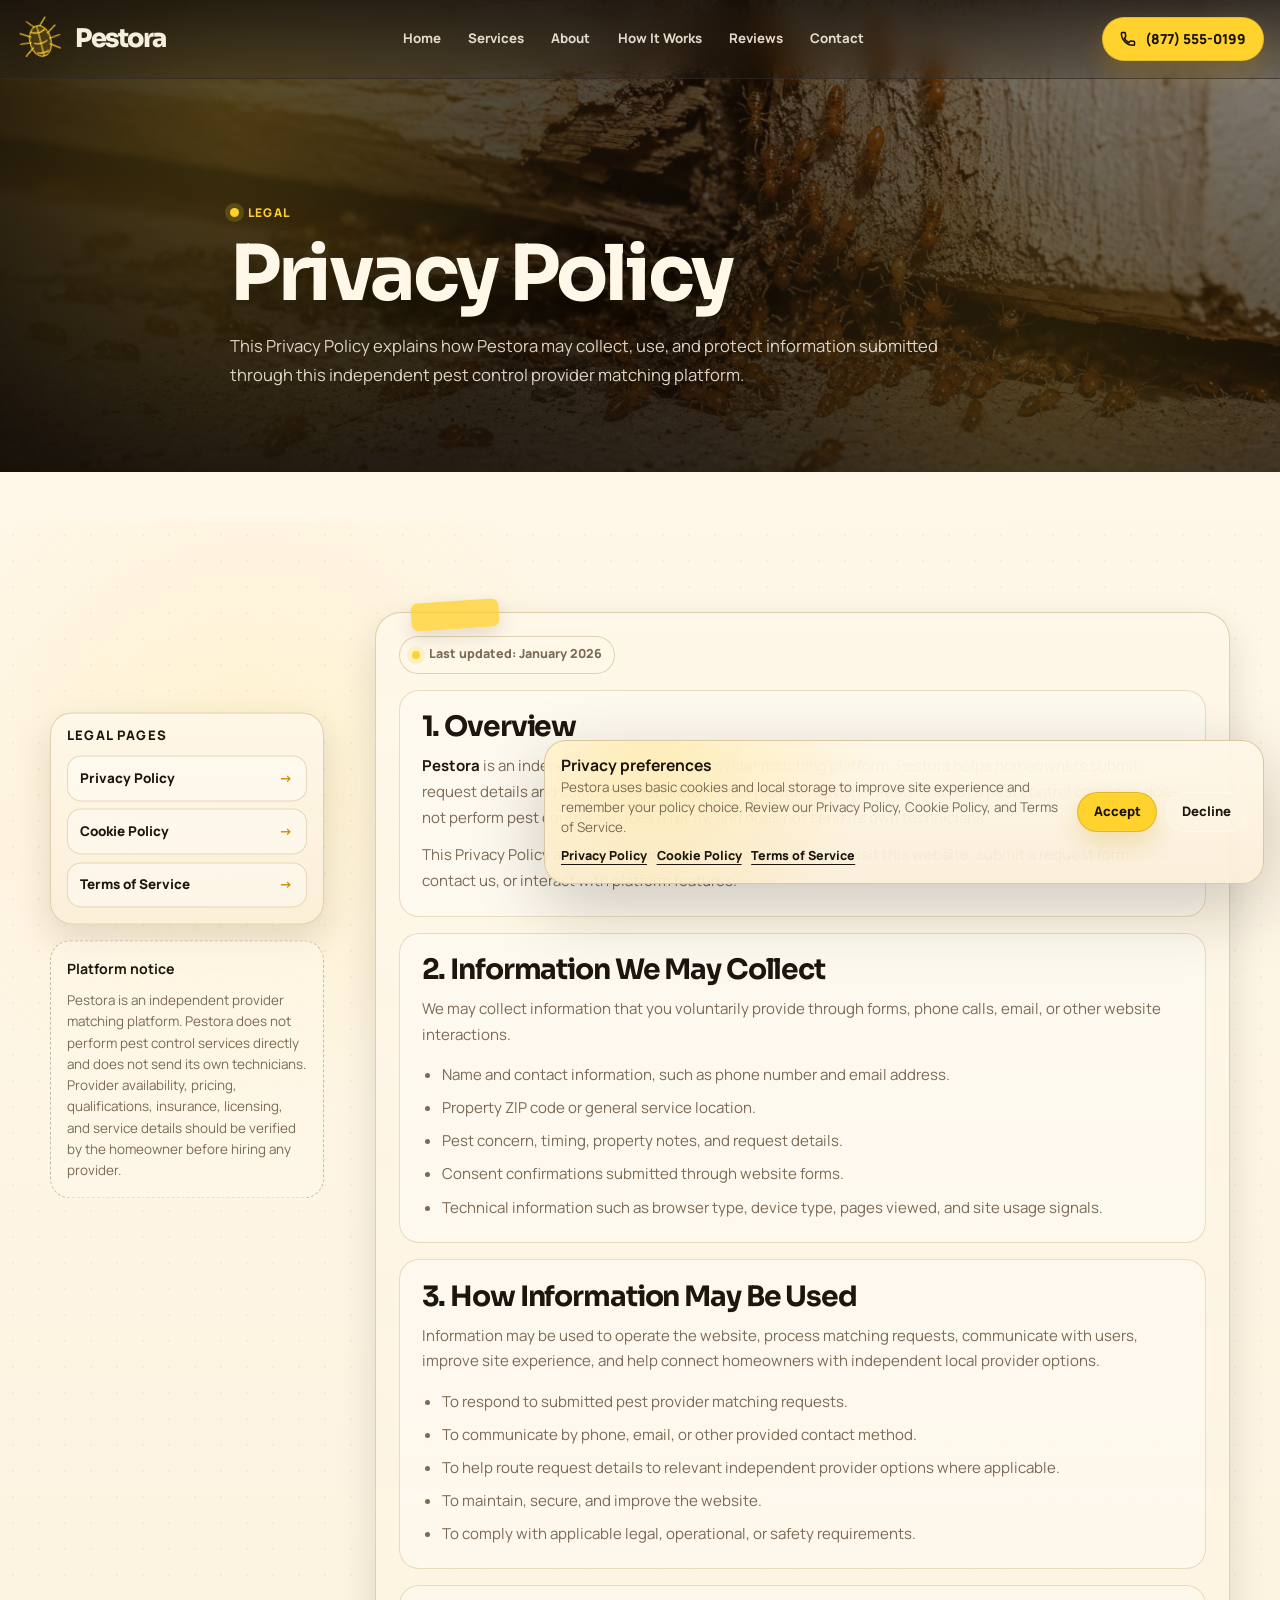
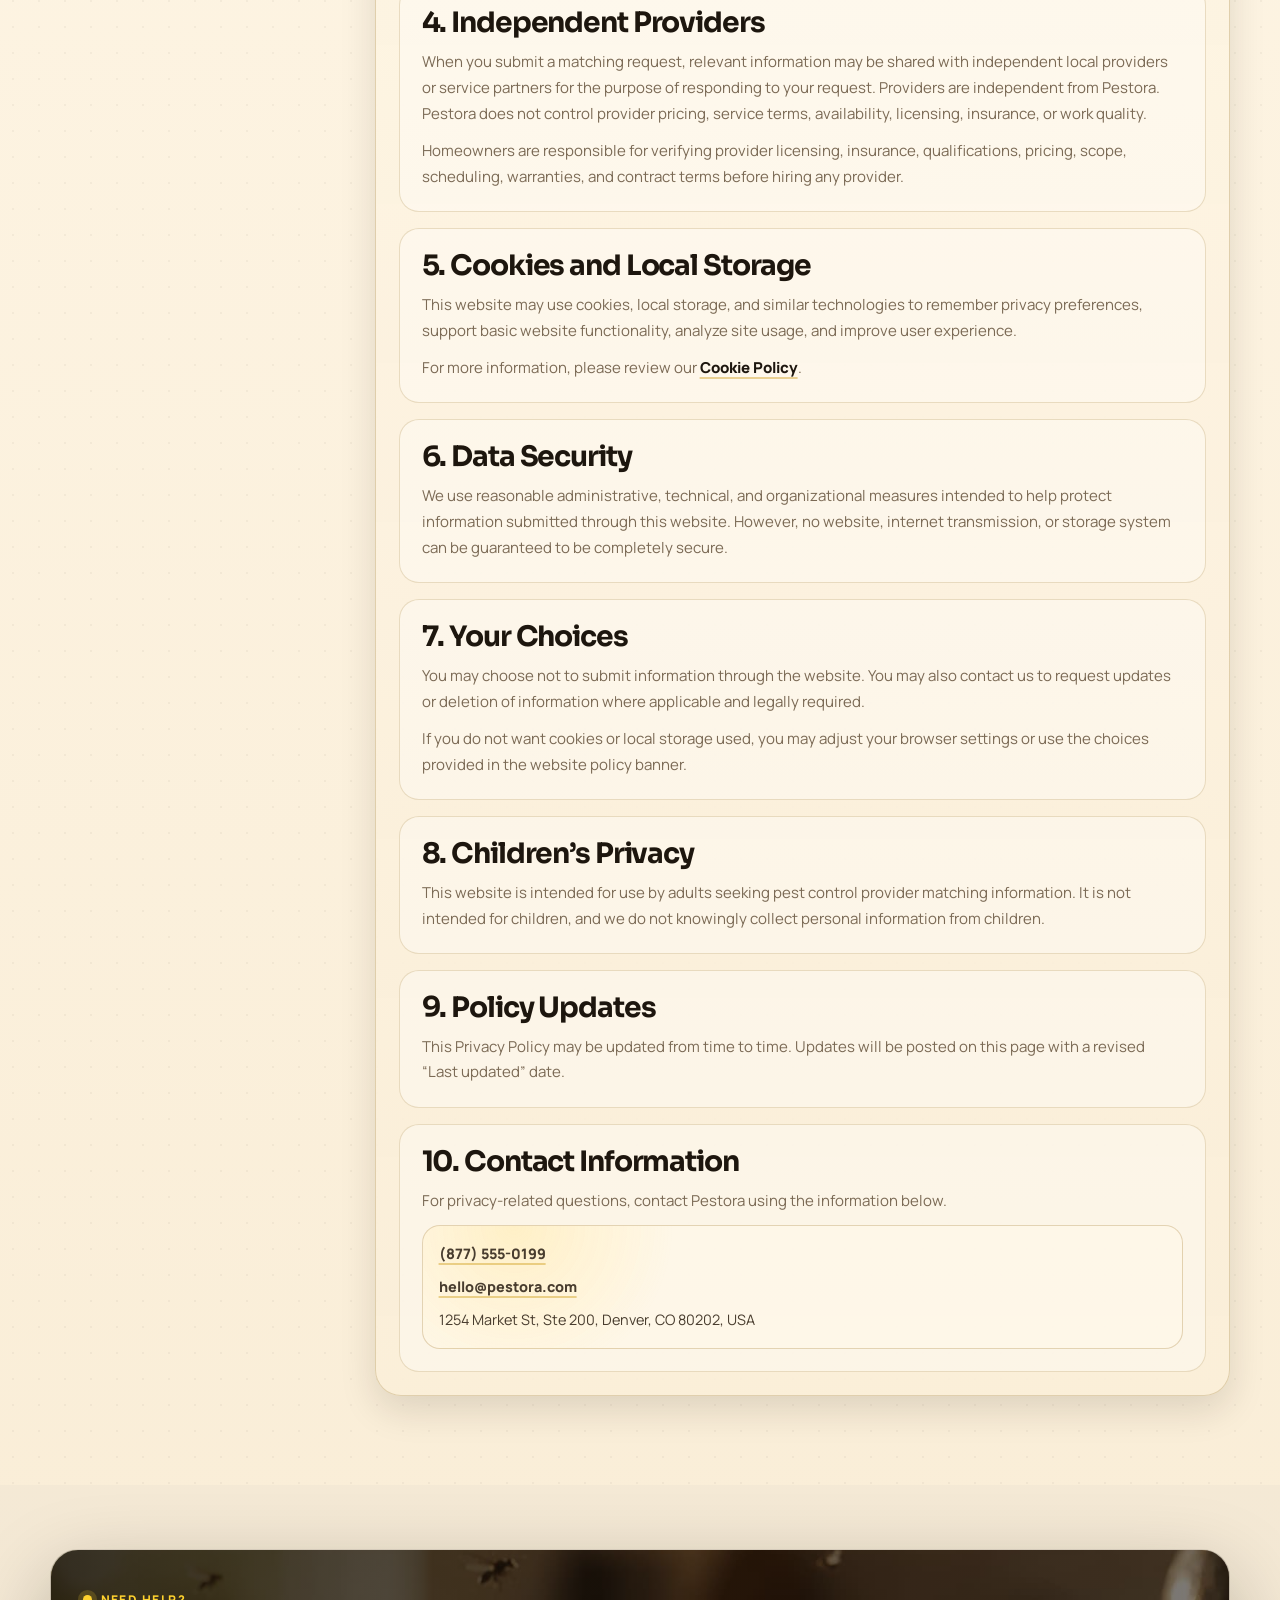
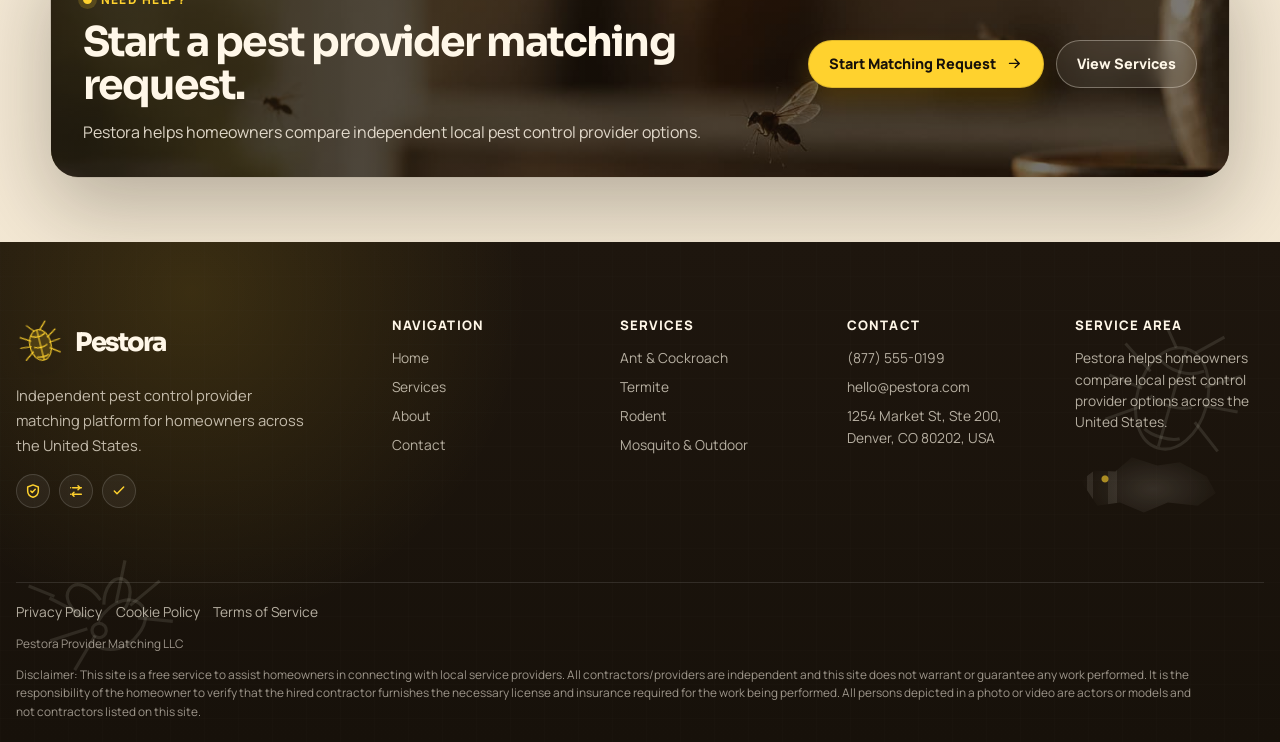
<file: privacy-policy.html>
<!DOCTYPE html>
<html lang="en">

<head>
    <meta charset="UTF-8">
    <meta name="viewport" content="width=device-width, initial-scale=1.0">
    <title>Privacy Policy | Pestora</title>
    <meta name="description"
        content="Read the Pestora Privacy Policy for information about data, contact forms, and platform use.">

<link rel="icon" type="image/svg+xml" href="./assets/icons/favicon.svg?v=5">

    <link rel="stylesheet" href="./css/style.css">
</head>

<body>
    <div data-site-header></div>

    <main id="main">
        <section class="legal-hero" aria-labelledby="legalHeroTitle">
            <div class="container legal-hero-inner reveal-up">
                <p class="eyebrow">Legal</p>

                <h1 id="legalHeroTitle">
                    Privacy Policy
                </h1>

                <p class="lead">
                    This Privacy Policy explains how <span data-company-name>Pestora</span> may collect, use, and
                    protect
                    information submitted through this independent pest control provider matching platform.
                </p>
            </div>

            <div class="torn-paper-bottom" aria-hidden="true"></div>
        </section>

        <section class="legal-main paper-section">
            <div class="container legal-layout">
                <aside class="legal-sidebar reveal-up" aria-label="Legal navigation">
                    <div class="legal-sidebar-card">
                        <h2>Legal pages</h2>

                        <nav>
                            <a href="privacy-policy.html">Privacy Policy</a>
                            <a href="cookie-policy.html">Cookie Policy</a>
                            <a href="terms-of-service.html">Terms of Service</a>
                        </nav>
                    </div>

                    <div class="legal-notice-card">
                        <strong>Platform notice</strong>
                        <p data-legal-notice>
                            Pestora is an independent provider matching platform. Pestora does not perform pest control
                            services directly and does not send its own technicians.
                        </p>
                    </div>
                </aside>

                <article class="legal-content reveal-up">
                    <p class="legal-updated">Last updated: January 2026</p>

                    <section class="legal-section">
                        <h2>1. Overview</h2>

                        <p>
                            <strong data-company-name>Pestora</strong> is an independent pest control provider matching
                            platform. Pestora helps homeowners submit request details and compare independent local
                            provider options. Pestora is not a pest control company, does not perform pest control
                            services directly, and does not send its own technicians.
                        </p>

                        <p>
                            This Privacy Policy applies to information collected when you visit this website, submit a
                            request form, contact us, or interact with platform features.
                        </p>
                    </section>

                    <section class="legal-section">
                        <h2>2. Information We May Collect</h2>

                        <p>
                            We may collect information that you voluntarily provide through forms, phone calls, email,
                            or other website interactions.
                        </p>

                        <ul>
                            <li>Name and contact information, such as phone number and email address.</li>
                            <li>Property ZIP code or general service location.</li>
                            <li>Pest concern, timing, property notes, and request details.</li>
                            <li>Consent confirmations submitted through website forms.</li>
                            <li>Technical information such as browser type, device type, pages viewed, and site usage
                                signals.</li>
                        </ul>
                    </section>

                    <section class="legal-section">
                        <h2>3. How Information May Be Used</h2>

                        <p>
                            Information may be used to operate the website, process matching requests, communicate with
                            users, improve site experience, and help connect homeowners with independent local provider
                            options.
                        </p>

                        <ul>
                            <li>To respond to submitted pest provider matching requests.</li>
                            <li>To communicate by phone, email, or other provided contact method.</li>
                            <li>To help route request details to relevant independent provider options where applicable.
                            </li>
                            <li>To maintain, secure, and improve the website.</li>
                            <li>To comply with applicable legal, operational, or safety requirements.</li>
                        </ul>
                    </section>

                    <section class="legal-section">
                        <h2>4. Independent Providers</h2>

                        <p>
                            When you submit a matching request, relevant information may be shared with independent
                            local providers or service partners for the purpose of responding to your request.
                            Providers are independent from Pestora. Pestora does not control provider pricing, service
                            terms, availability, licensing, insurance, or work quality.
                        </p>

                        <p>
                            Homeowners are responsible for verifying provider licensing, insurance, qualifications,
                            pricing, scope, scheduling, warranties, and contract terms before hiring any provider.
                        </p>
                    </section>

                    <section class="legal-section">
                        <h2>5. Cookies and Local Storage</h2>

                        <p>
                            This website may use cookies, local storage, and similar technologies to remember privacy
                            preferences, support basic website functionality, analyze site usage, and improve user
                            experience.
                        </p>

                        <p>
                            For more information, please review our <a href="cookie-policy.html">Cookie Policy</a>.
                        </p>
                    </section>

                    <section class="legal-section">
                        <h2>6. Data Security</h2>

                        <p>
                            We use reasonable administrative, technical, and organizational measures intended to help
                            protect information submitted through this website. However, no website, internet
                            transmission, or storage system can be guaranteed to be completely secure.
                        </p>
                    </section>

                    <section class="legal-section">
                        <h2>7. Your Choices</h2>

                        <p>
                            You may choose not to submit information through the website. You may also contact us to
                            request updates or deletion of information where applicable and legally required.
                        </p>

                        <p>
                            If you do not want cookies or local storage used, you may adjust your browser settings or
                            use the choices provided in the website policy banner.
                        </p>
                    </section>

                    <section class="legal-section">
                        <h2>8. Children’s Privacy</h2>

                        <p>
                            This website is intended for use by adults seeking pest control provider matching
                            information. It is not intended for children, and we do not knowingly collect personal
                            information from children.
                        </p>
                    </section>

                    <section class="legal-section">
                        <h2>9. Policy Updates</h2>

                        <p>
                            This Privacy Policy may be updated from time to time. Updates will be posted on this page
                            with a revised “Last updated” date.
                        </p>
                    </section>

                    <section class="legal-section">
                        <h2>10. Contact Information</h2>

                        <p>
                            For privacy-related questions, contact <span data-company-name>Pestora</span> using the
                            information below.
                        </p>

                        <div class="legal-contact-box">
                            <a href="tel:+18775550199" data-phone-link data-phone-text>(877) 555-0199</a>
                            <a href="mailto:hello@pestora.com" data-email-link data-email-text>hello@pestora.com</a>
                            <span data-address-text>1254 Market St, Ste 200, Denver, CO 80202, USA</span>
                        </div>
                    </section>
                </article>
            </div>
        </section>

        <section class="legal-cta" aria-labelledby="legalCtaTitle">
            <div class="container">
                <div class="legal-cta-inner reveal-up">
                    <div>
                        <p class="eyebrow">Need help?</p>

                        <h2 id="legalCtaTitle">
                            Start a pest provider matching request.
                        </h2>

                        <p>
                            Pestora helps homeowners compare independent local pest control provider options.
                        </p>
                    </div>

                    <div class="legal-cta-actions">
                        <a class="btn btn-primary" href="contact.html">
                            <span>Start Matching Request</span>
                            <svg viewBox="0 0 24 24" aria-hidden="true">
                                <path d="M5 12h14M13 6l6 6-6 6"></path>
                            </svg>
                        </a>

                        <a class="btn btn-ghost" href="services.html">
                            <span>View Services</span>
                        </a>
                    </div>
                </div>
            </div>
        </section>
    </main>

    <div data-site-footer></div>
    <div data-policy-banner></div>

    <script src="./js/config.js"></script>
    <script src="./js/main.js"></script>
    <script src="./js/legal.js"></script>
</body>

</html>
</file>
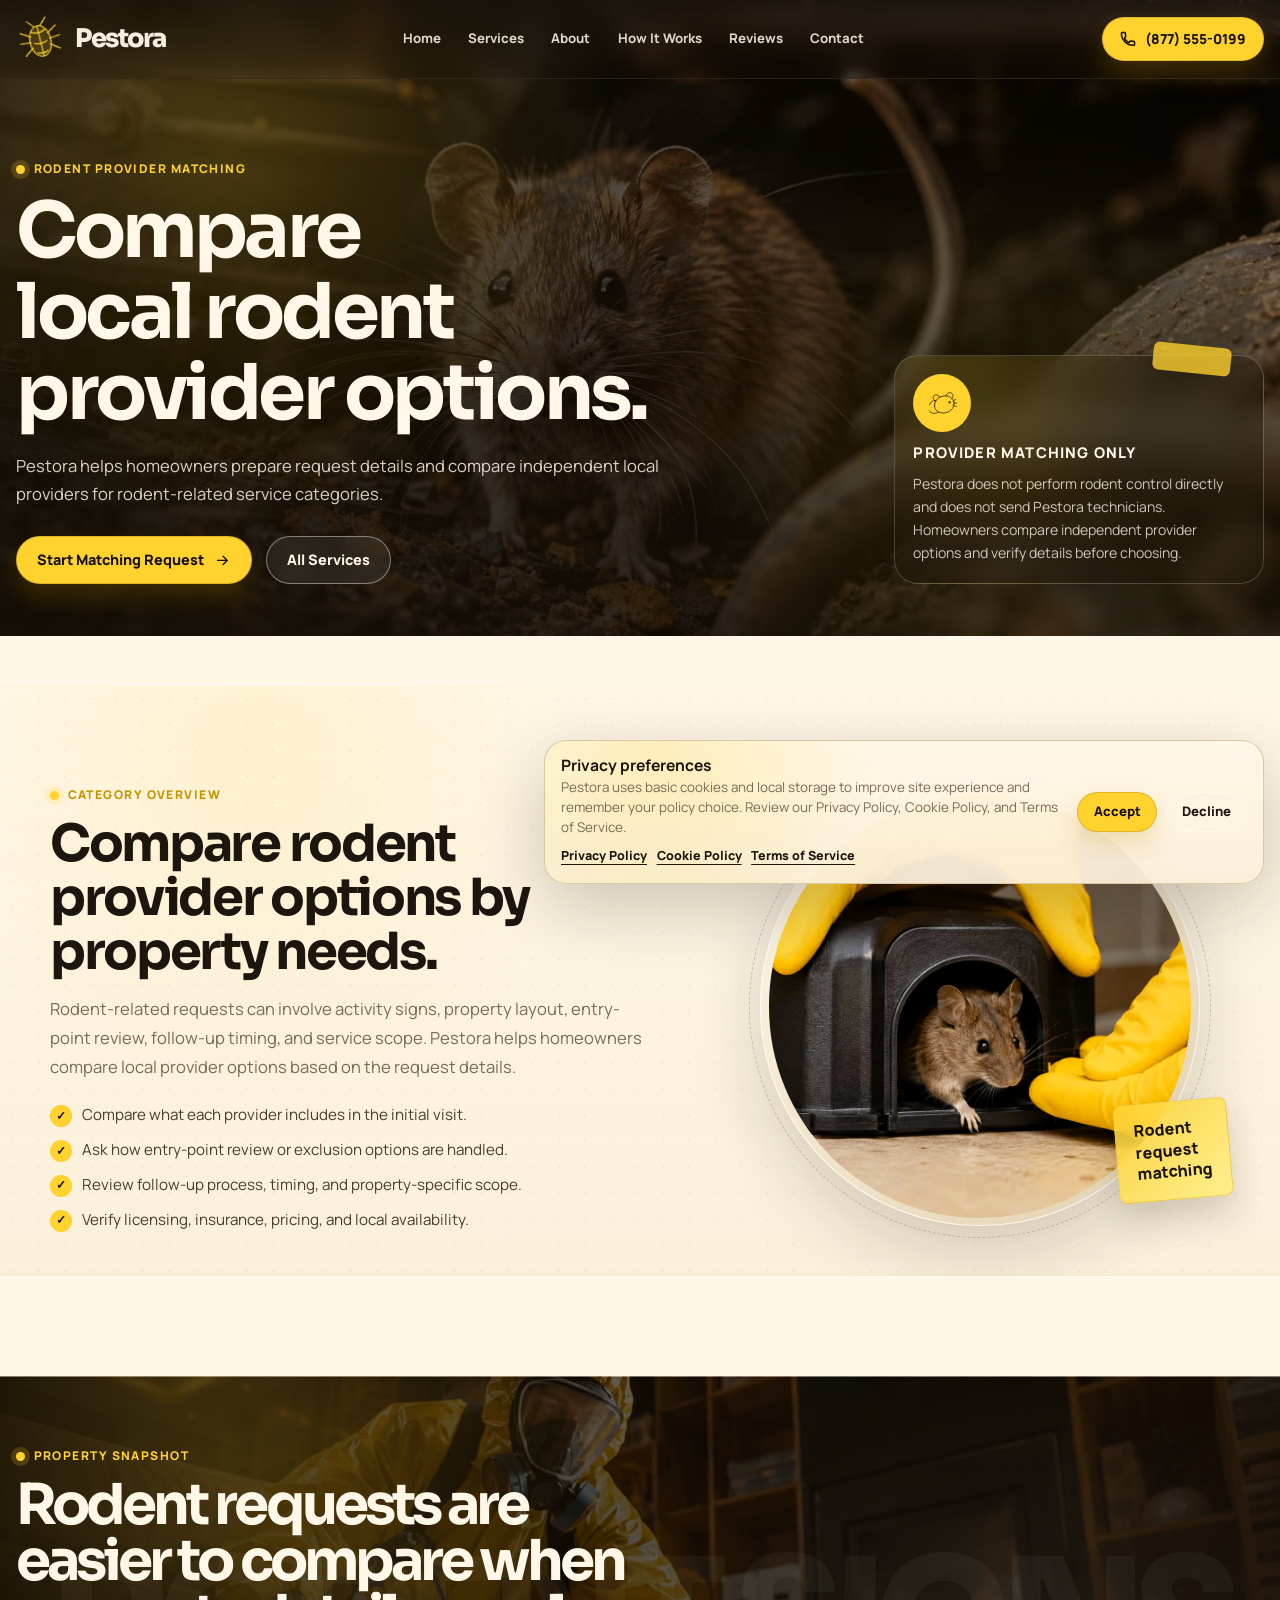
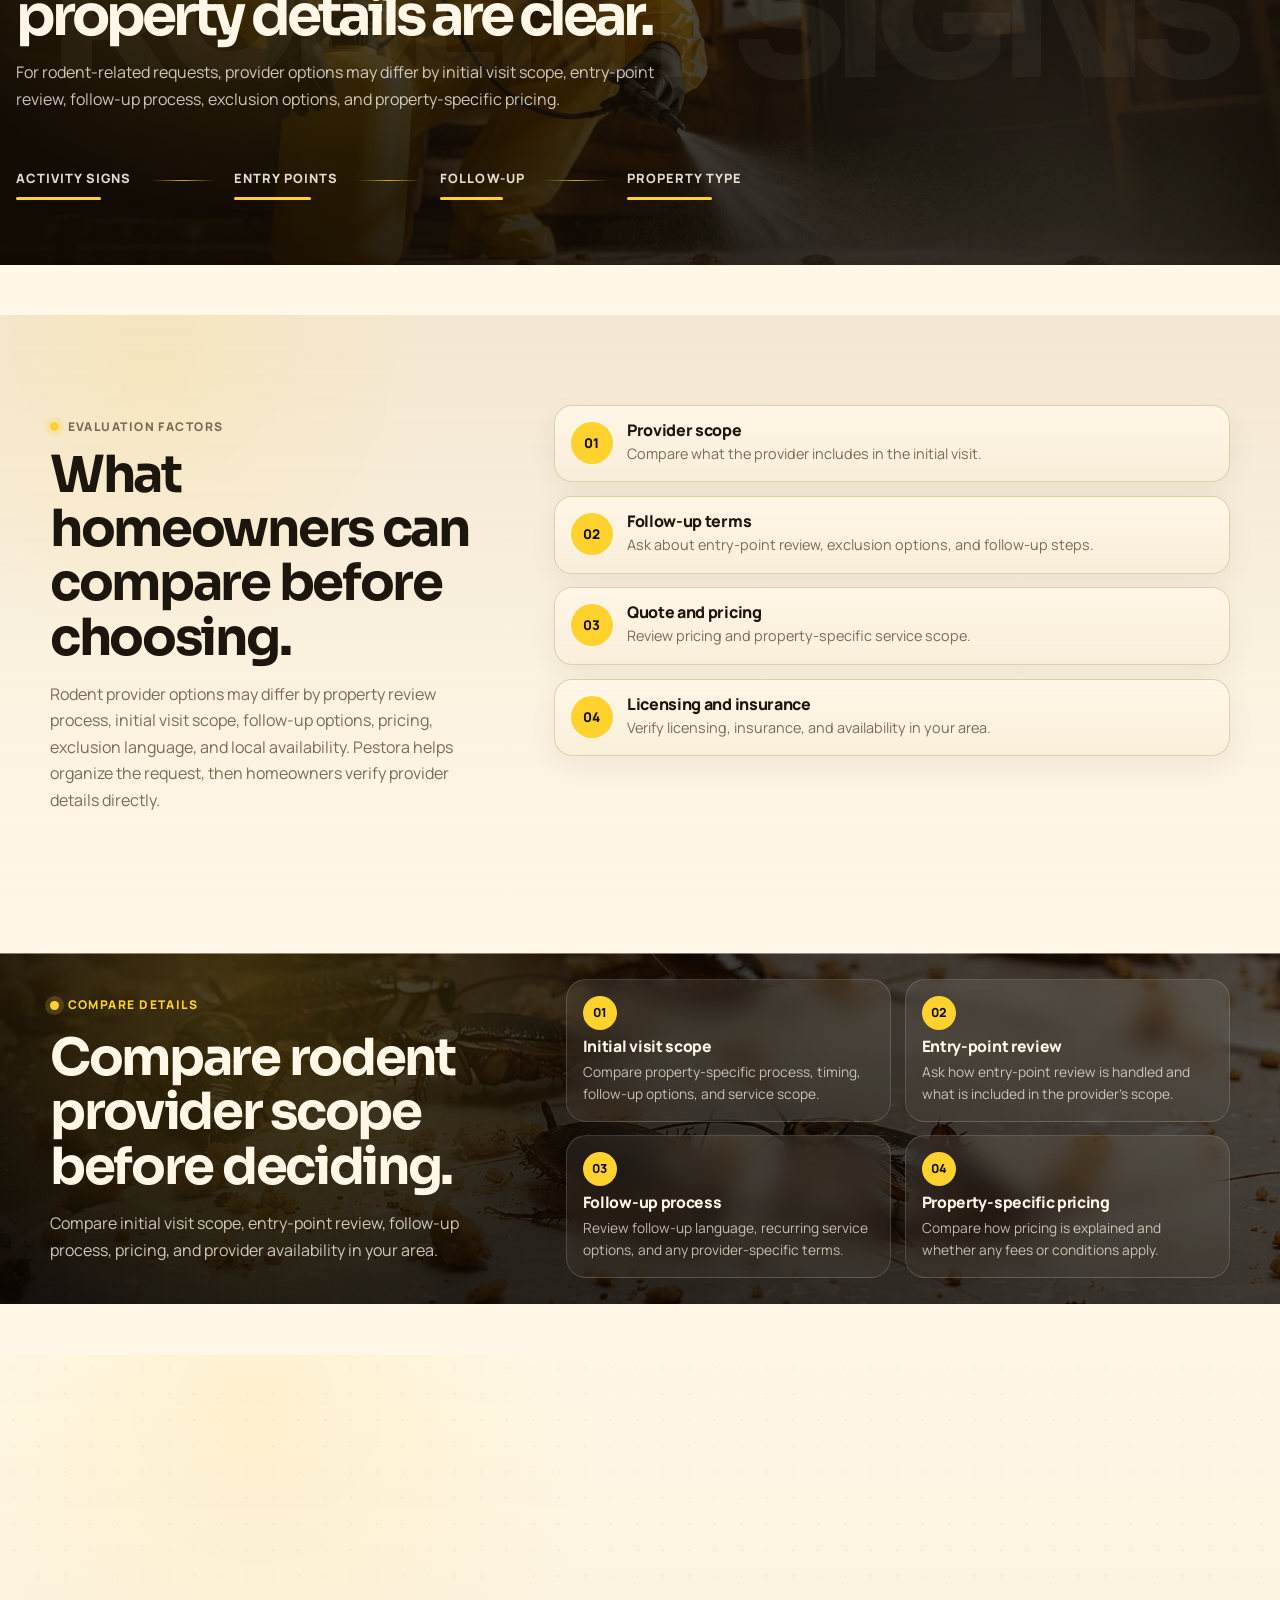
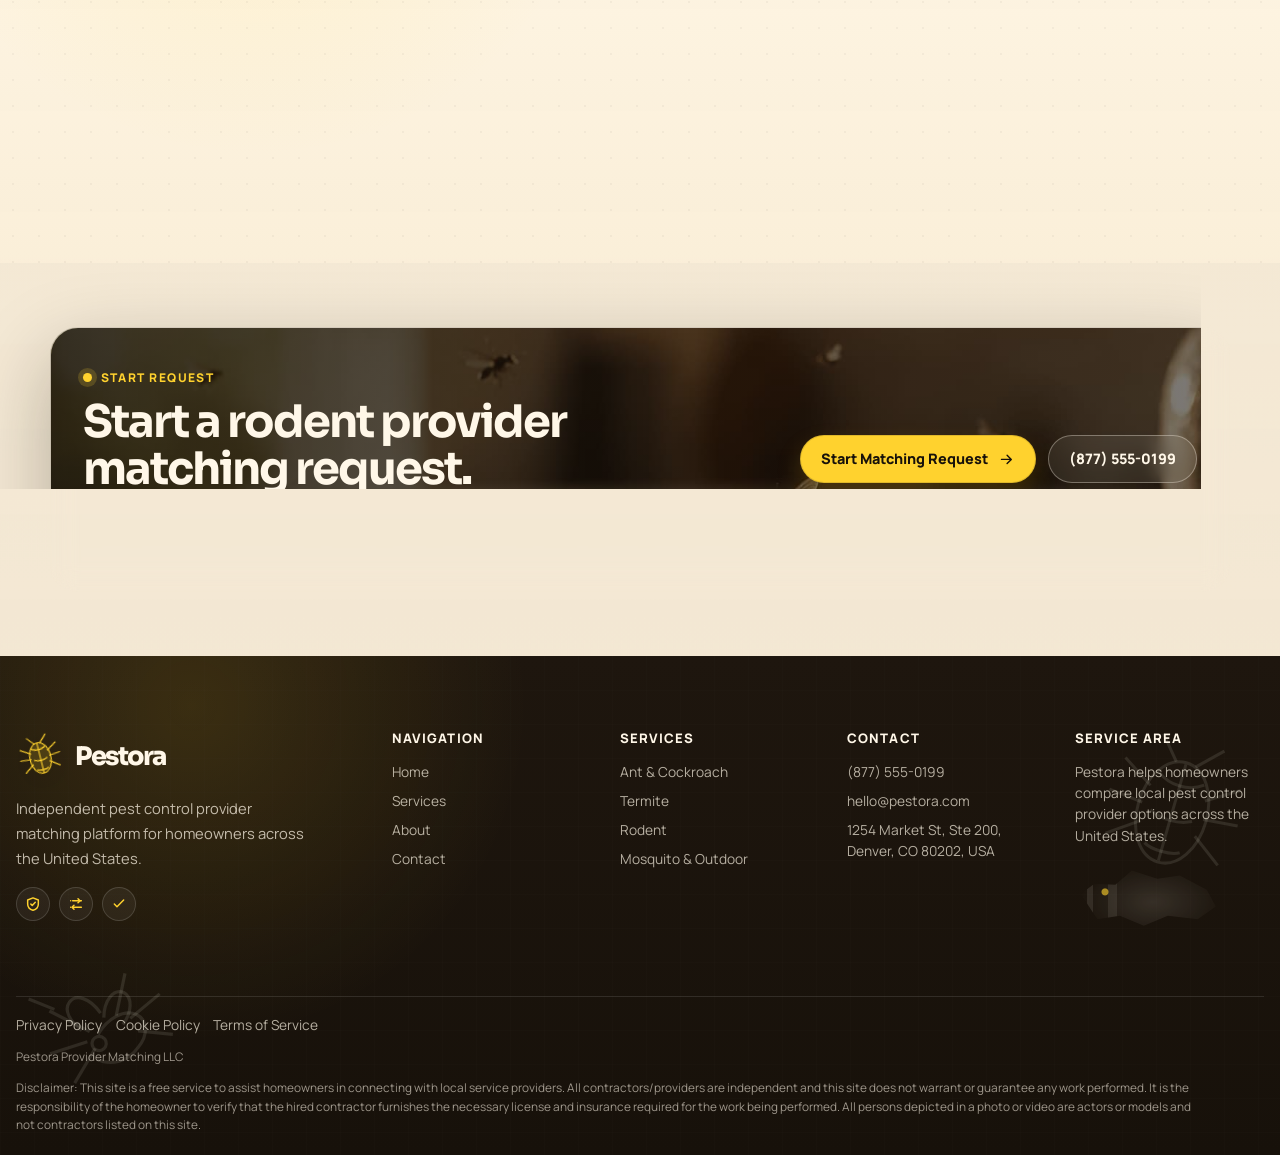
<file: rodent-control.html>
<!DOCTYPE html>
<html lang="en">

<head>
    <meta charset="UTF-8">
    <meta name="viewport" content="width=device-width, initial-scale=1.0">
    <title>Rodent Provider Matching | Pestora</title>
    <meta name="description"
        content="Compare independent local provider options for rodent-related pest control service categories.">
    <link rel="icon" type="image/svg+xml" href="./assets/icons/favicon.svg?v=5">

    <link rel="stylesheet" href="./css/style.css">
</head>

<body class="service-rodent">
    <div data-site-header></div>

    <main id="main">
        <section class="service-detail-hero" aria-labelledby="serviceHeroTitle">
            <div class="container-wide service-detail-grid">
                <div class="service-detail-copy reveal-up">
                    <p class="eyebrow" data-service-kicker>Rodent provider matching</p>

                    <h1 id="serviceHeroTitle" data-service-title>
                        Compare local rodent provider options.
                    </h1>

                    <p class="lead" data-service-intro>
                        Pestora helps homeowners prepare request details and compare independent local providers for
                        rodent-related service categories.
                    </p>

                    <div class="service-detail-actions">
                        <a class="btn btn-primary" href="contact.html">
                            <span>Start Matching Request</span>
                            <svg viewBox="0 0 24 24" aria-hidden="true">
                                <path d="M5 12h14M13 6l6 6-6 6"></path>
                            </svg>
                        </a>

                        <a class="btn btn-ghost" href="services.html">
                            <span>All Services</span>
                        </a>
                    </div>
                </div>

                <aside class="service-detail-card reveal-up" aria-label="Service category reminder">
                    <div class="service-detail-card-icon" data-service-card-icon aria-hidden="true"></div>

                    <h2>Provider matching only</h2>

                    <p>
                        Pestora does not perform rodent control directly and does not send Pestora technicians.
                        Homeowners compare independent provider options and verify details before choosing.
                    </p>
                </aside>
            </div>

            <div class="torn-paper-bottom" aria-hidden="true"></div>
        </section>

        <section class="service-overview paper-section" aria-labelledby="serviceOverviewTitle">
            <div class="container service-overview-grid">
                <div class="service-overview-copy reveal-up">
                    <p class="eyebrow">Category overview</p>

                    <h2 id="serviceOverviewTitle" data-service-overview-title>
                        Compare rodent provider options by property needs.
                    </h2>

                    <p class="lead" data-service-overview-text>
                        Rodent-related requests can involve activity signs, property layout, entry-point review,
                        follow-up timing, and service scope. Pestora helps homeowners compare local provider options
                        based on the request details.
                    </p>

                    <ul class="service-overview-list" aria-label="Rodent comparison notes">
                        <li>Compare what each provider includes in the initial visit.</li>
                        <li>Ask how entry-point review or exclusion options are handled.</li>
                        <li>Review follow-up process, timing, and property-specific scope.</li>
                        <li>Verify licensing, insurance, pricing, and local availability.</li>
                    </ul>
                </div>

                <div class="service-overview-media reveal-up">
                    <div class="service-overview-photo">
                        <img src="./assets/images/service-rodent.jpg" alt="Rodent provider matching visual"
                            loading="lazy" data-service-overview-image>
                    </div>

                    <div class="paper-note service-overview-note" data-service-note>
                        Rodent<br>
                        request<br>
                        matching
                    </div>
                </div>
            </div>

            <div class="torn-paper-bottom" aria-hidden="true"></div>
        </section>

        <section class="service-snapshot" aria-labelledby="serviceSnapshotTitle">
            <div class="torn-paper-top" aria-hidden="true"></div>
        
            <div class="container-wide service-snapshot-inner reveal-up">
                <span class="service-snapshot-word" aria-hidden="true" data-service-snapshot-word>
                    PEST REQUEST
                </span>
        
                <div class="service-snapshot-copy">
                    <p class="eyebrow" data-service-snapshot-kicker>Request snapshot</p>
        
                    <h2 id="serviceSnapshotTitle" data-service-snapshot-title>
                        A good match starts with the details providers actually need.
                    </h2>
        
                    <p data-service-snapshot-text>
                        Share request details so provider options are easier to compare.
                    </p>
                </div>
        
                <div class="service-snapshot-flow" aria-label="Request detail flow" data-service-snapshot-flow></div>
            </div>
        
            <div class="torn-paper-bottom" aria-hidden="true"></div>
        </section>

        <section class="service-factors" aria-labelledby="serviceFactorsTitle">
            <div class="container service-factors-grid">
                <div class="service-factors-copy reveal-up">
                    <p class="eyebrow">Evaluation factors</p>

                    <h2 id="serviceFactorsTitle">
                        What homeowners can compare before choosing.
                    </h2>

                    <p>
                        Rodent provider options may differ by property review process, initial visit scope, follow-up
                        options, pricing, exclusion language, and local availability. Pestora helps organize the
                        request,
                        then homeowners verify provider details directly.
                    </p>
                </div>

                <div class="factor-list" data-service-factors></div>
            </div>
        </section>

        <section class="service-compare-strip" aria-labelledby="serviceCompareTitle">
            <div class="torn-paper-top" aria-hidden="true"></div>

            <div class="container service-compare-grid">
                <div class="service-compare-copy reveal-up">
                    <p class="eyebrow">Compare details</p>

                    <h2 id="serviceCompareTitle">
                        Compare rodent provider scope before deciding.
                    </h2>

                    <p data-service-compare-intro>
                        Compare initial visit scope, entry-point review, follow-up process, pricing, and provider
                        availability in your area.
                    </p>
                </div>

                <div class="compare-pill-list" data-service-compare-items></div>
            </div>

            <div class="torn-paper-bottom" aria-hidden="true"></div>
        </section>

        <section class="service-page-faq paper-section" aria-labelledby="serviceFaqTitle">
            <div class="container service-page-faq-grid">
                <div class="service-page-faq-copy reveal-up">
                    <p class="eyebrow">Questions</p>

                    <h2 id="serviceFaqTitle">
                        Rodent matching questions.
                    </h2>

                    <p>
                        Pestora is a matching platform, not a rodent control company. These answers explain how
                        homeowners can compare independent local provider options.
                    </p>
                </div>

                <div class="faq-list reveal-up" data-faq-list></div>
            </div>

            <script type="application/ld+json" data-faq-schema></script>
        </section>

        <section class="service-final-cta" aria-labelledby="serviceFinalCtaTitle">
            <div class="container">
                <div class="service-final-inner reveal-up">
                    <div>
                        <p class="eyebrow">Start request</p>

                        <h2 id="serviceFinalCtaTitle" data-service-cta-title>
                            Start a rodent provider matching request.
                        </h2>

                        <p>
                            Share your rodent-related concern, property ZIP code, timing, and notes so your request can
                            be organized for independent local provider comparison.
                        </p>
                    </div>

                    <div class="service-final-actions">
                        <a class="btn btn-primary" href="contact.html">
                            <span>Start Matching Request</span>
                            <svg viewBox="0 0 24 24" aria-hidden="true">
                                <path d="M5 12h14M13 6l6 6-6 6"></path>
                            </svg>
                        </a>

                        <a class="btn btn-ghost" href="tel:+18775550199" data-phone-link>
                            <span data-phone-button-text>Call Pestora</span>
                        </a>
                    </div>
                </div>
            </div>
        </section>
    </main>

    <div data-site-footer></div>
    <div data-policy-banner></div>

    <script src="./js/config.js"></script>
    <script src="./js/main.js"></script>
    <script src="./js/service-page.js"></script>
</body>

</html>
</file>
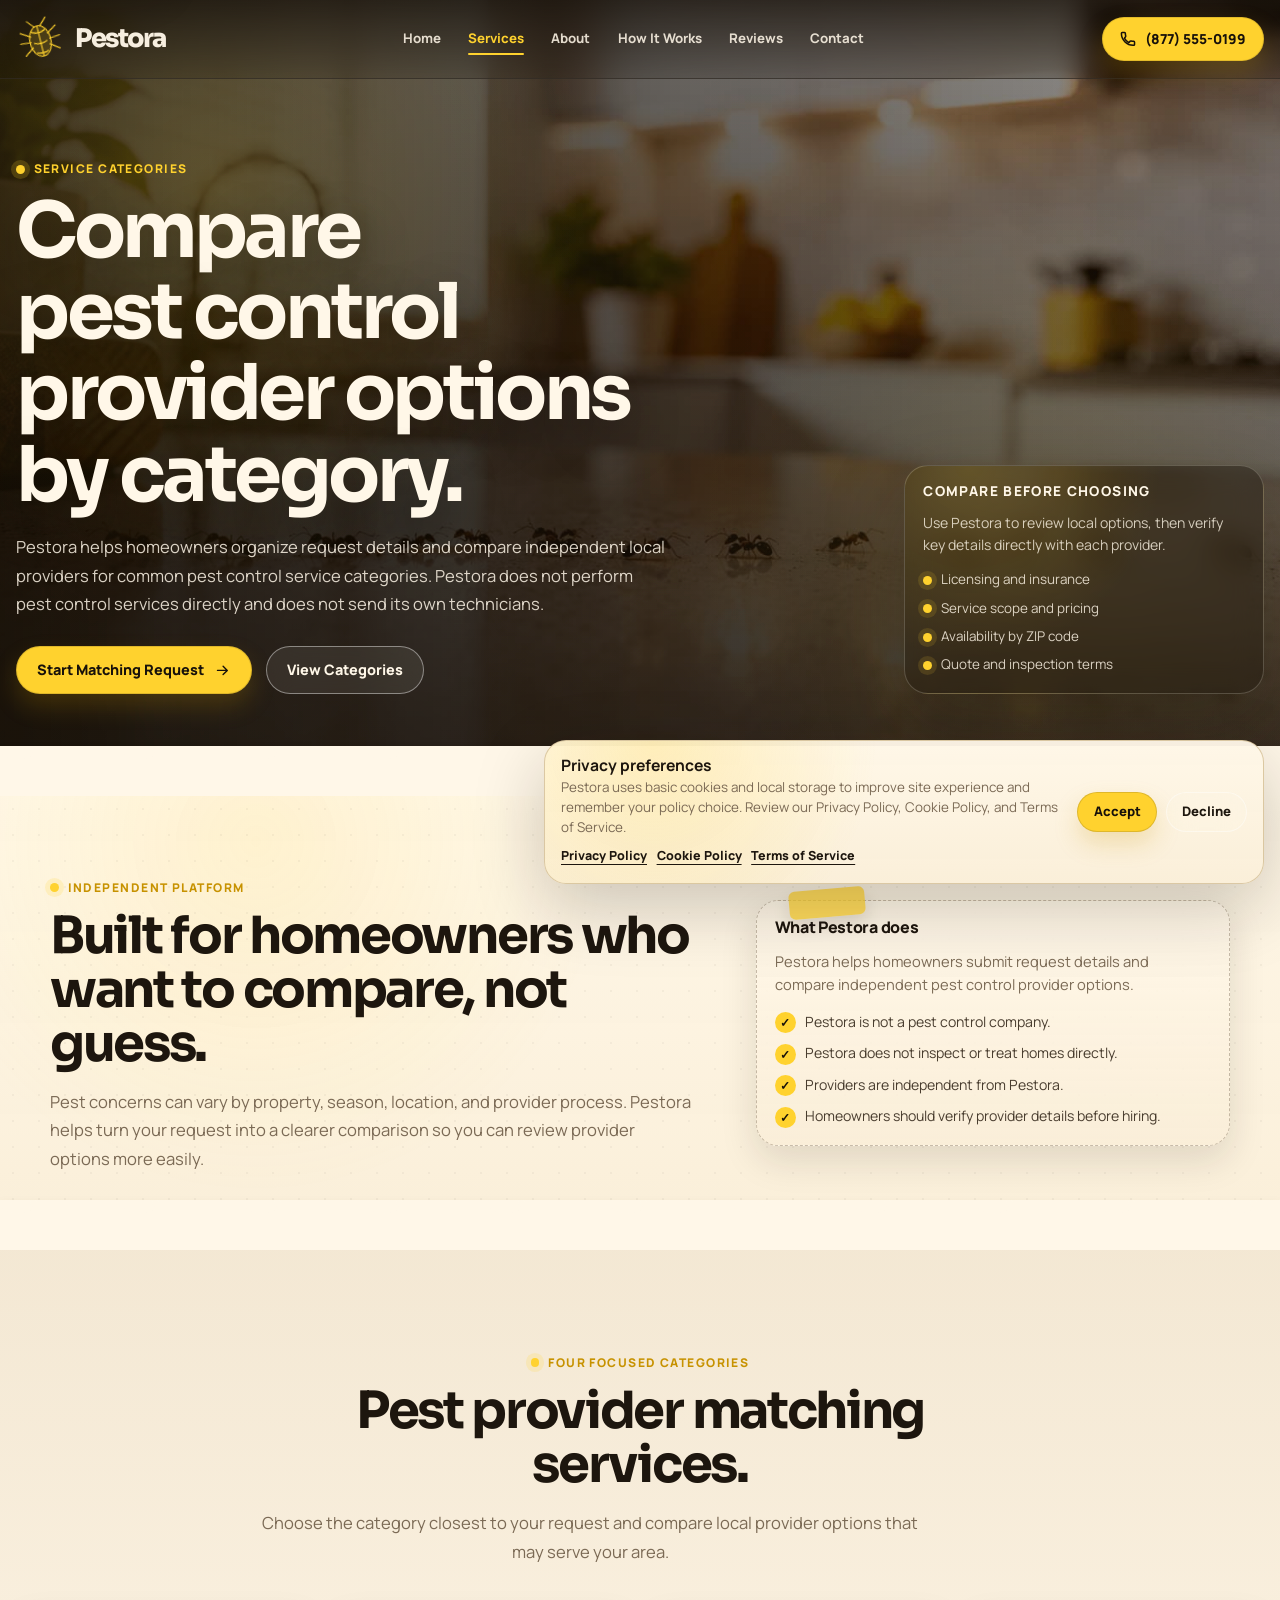
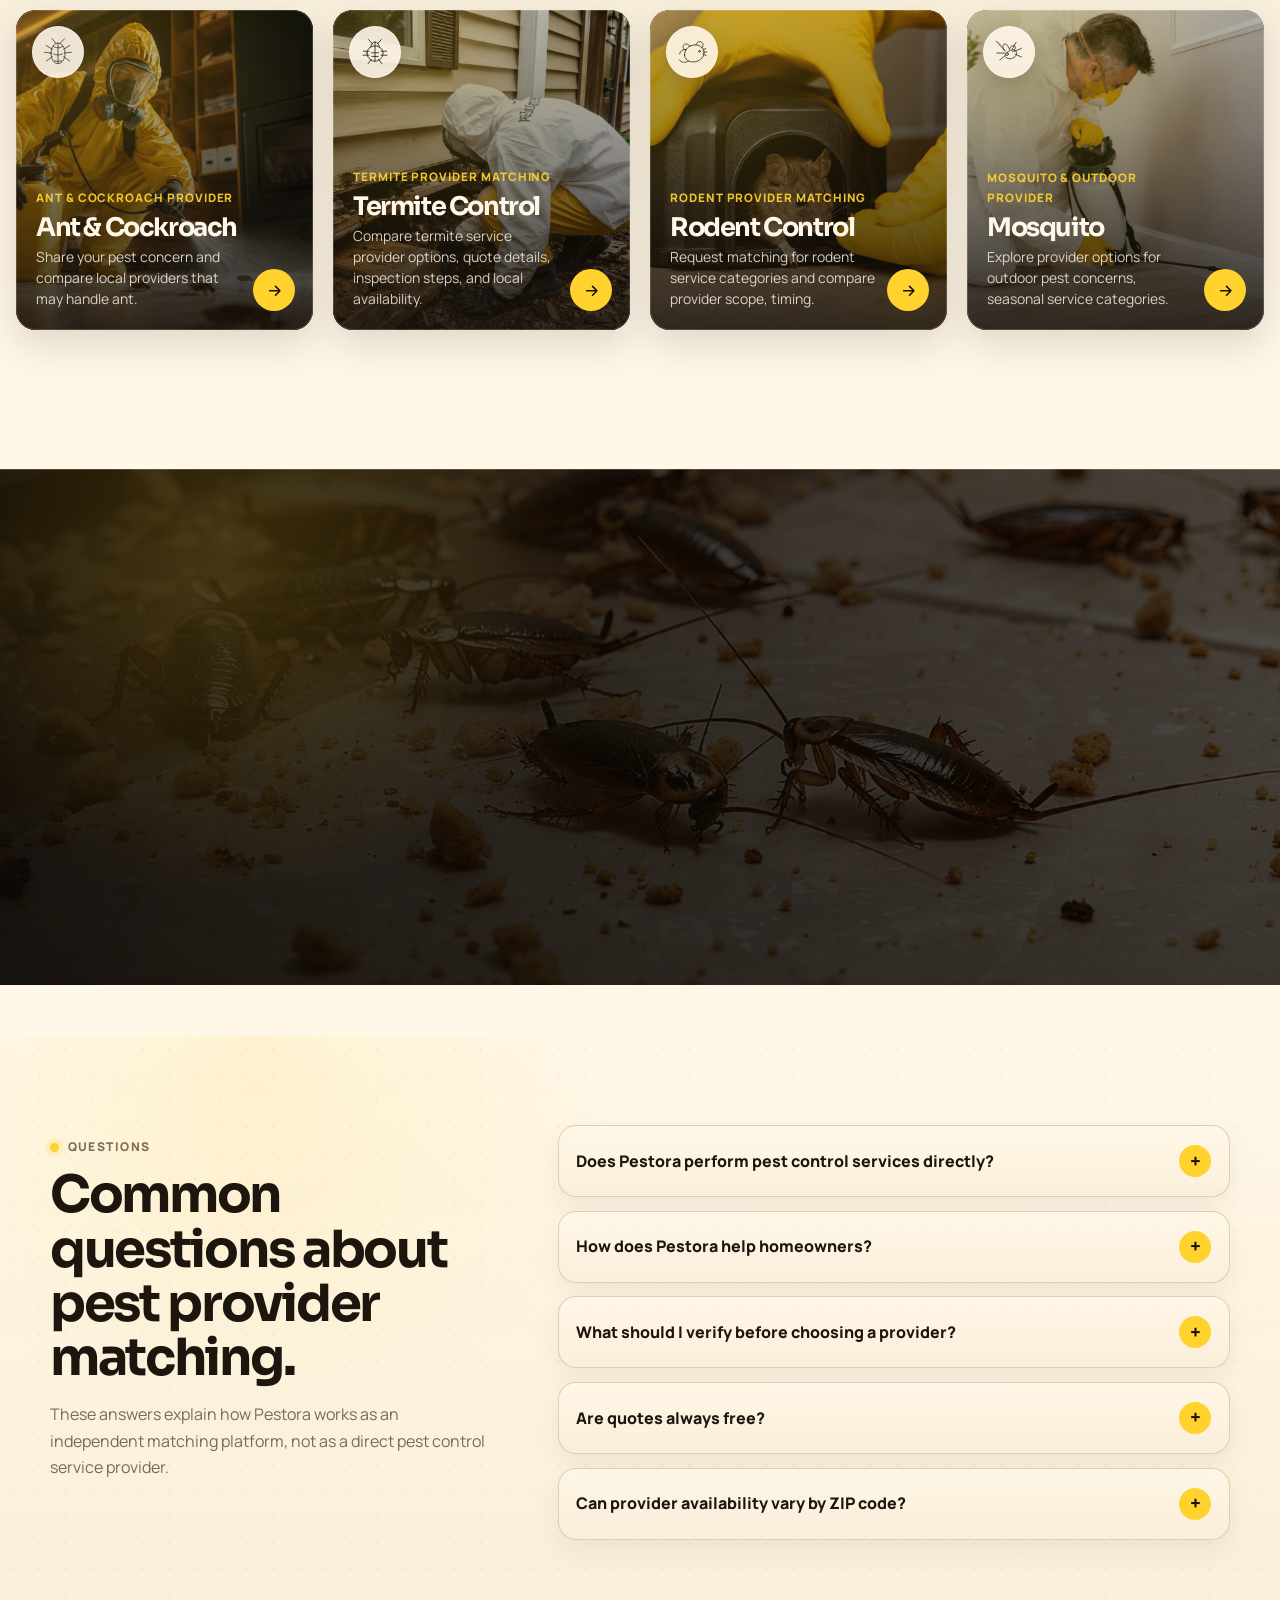
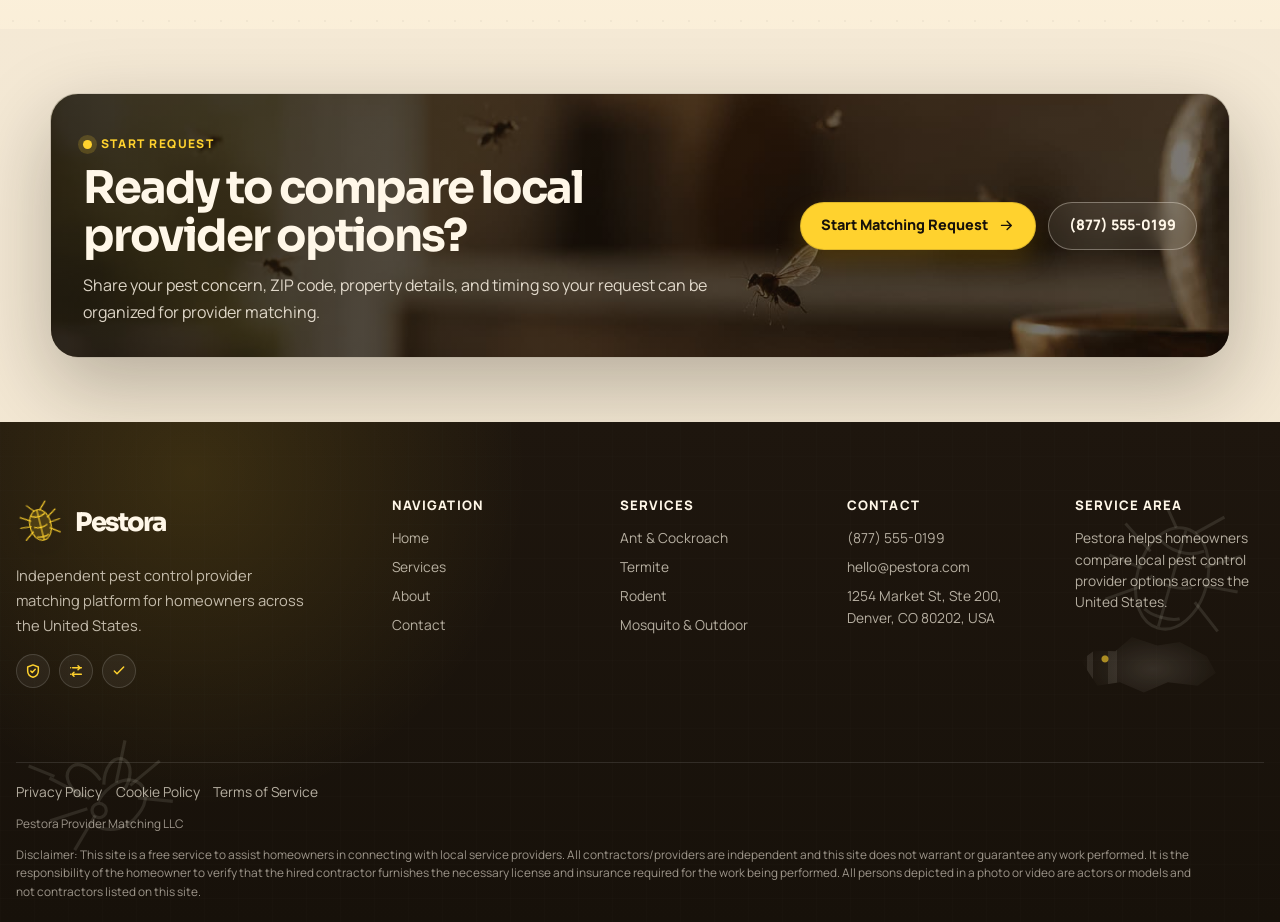
<file: services.html>
<!DOCTYPE html>
<html lang="en">

<head>
    <meta charset="UTF-8">
    <meta name="viewport" content="width=device-width, initial-scale=1.0">
    <title>Pest Control Provider Matching Services | Pestora</title>
    <meta name="description"
        content="Compare independent local provider options for ant, cockroach, termite, rodent, mosquito, and outdoor pest service categories.">

<link rel="icon" type="image/svg+xml" href="./assets/icons/favicon.svg?v=5">

    <link rel="stylesheet" href="./css/style.css">
</head>

<body>
    <div data-site-header></div>

    <main id="main">
        <section class="services-hero" aria-labelledby="servicesHeroTitle">
            <div class="container-wide services-hero-grid">
                <div class="services-hero-copy reveal-up">
                    <p class="eyebrow">Service categories</p>

                    <h1 id="servicesHeroTitle">
                        Compare pest control provider options by category.
                    </h1>

                    <p class="lead">
                        Pestora helps homeowners organize request details and compare independent local providers
                        for common pest control service categories. Pestora does not perform pest control services
                        directly and does not send its own technicians.
                    </p>

                    <div class="services-hero-actions">
                        <a class="btn btn-primary" href="contact.html">
                            <span>Start Matching Request</span>
                            <svg viewBox="0 0 24 24" aria-hidden="true">
                                <path d="M5 12h14M13 6l6 6-6 6"></path>
                            </svg>
                        </a>

                        <a class="btn btn-ghost" href="#serviceCategories">
                            <span>View Categories</span>
                        </a>
                    </div>
                </div>

                <aside class="services-hero-note reveal-up" aria-label="Provider comparison reminders">
                    <h2>Compare before choosing</h2>

                    <p>
                        Use Pestora to review local options, then verify key details directly with each provider.
                    </p>

                    <ul>
                        <li>Licensing and insurance</li>
                        <li>Service scope and pricing</li>
                        <li>Availability by ZIP code</li>
                        <li>Quote and inspection terms</li>
                    </ul>
                </aside>
            </div>

            <div class="torn-paper-bottom" aria-hidden="true"></div>
        </section>

        <section class="services-intro paper-section" aria-labelledby="servicesIntroTitle">
            <div class="container services-intro-grid">
                <div class="services-intro-copy reveal-up">
                    <p class="eyebrow">Independent platform</p>

                    <h2 id="servicesIntroTitle">
                        Built for homeowners who want to compare, not guess.
                    </h2>

                    <p class="lead">
                        Pest concerns can vary by property, season, location, and provider process. Pestora helps
                        turn your request into a clearer comparison so you can review provider options more easily.
                    </p>
                </div>

                <aside class="services-intro-panel reveal-up" aria-label="Pestora does and does not do">
                    <h2>What Pestora does</h2>

                    <p>
                        Pestora helps homeowners submit request details and compare independent pest control provider
                        options.
                    </p>

                    <ul class="services-intro-list">
                        <li>Pestora is not a pest control company.</li>
                        <li>Pestora does not inspect or treat homes directly.</li>
                        <li>Providers are independent from Pestora.</li>
                        <li>Homeowners should verify provider details before hiring.</li>
                    </ul>
                </aside>
            </div>

            <div class="torn-paper-bottom" aria-hidden="true"></div>
        </section>

        <section class="services-catalog" id="serviceCategories" aria-labelledby="serviceCategoriesTitle">
            <div class="container-wide">
                <div class="section-heading">
                    <p class="eyebrow">Four focused categories</p>

                    <h2 id="serviceCategoriesTitle">
                        Pest provider matching services.
                    </h2>

                    <p>
                        Choose the category closest to your request and compare local provider options that may
                        serve your area.
                    </p>
                </div>

                <div class="services-grid" data-service-cards="photo"></div>
            </div>
        </section>

        <section class="provider-comparison" aria-labelledby="providerComparisonTitle">
            <div class="torn-paper-top" aria-hidden="true"></div>

            <div class="container provider-comparison-grid">
                <div class="provider-comparison-copy reveal-up">
                    <p class="eyebrow">Provider fit lens</p>

                    <h2 id="providerComparisonTitle">
                        What to compare before making your decision.
                    </h2>

                    <p>
                        Pestora helps you start the comparison, but homeowners should review provider-specific
                        details directly. Service scope, quote terms, availability, and qualifications can vary.
                    </p>
                </div>

                <div class="comparison-list">
                    <article class="comparison-item reveal-up">
                        <div class="comparison-icon" aria-hidden="true">01</div>
                        <div>
                            <h3>Licensing, insurance, and qualifications</h3>
                            <p>
                                Ask each provider what licenses, insurance, certifications, or local requirements
                                apply to the service category.
                            </p>
                        </div>
                    </article>

                    <article class="comparison-item reveal-up">
                        <div class="comparison-icon" aria-hidden="true">02</div>
                        <div>
                            <h3>Inspection or quote process</h3>
                            <p>
                                Some providers may need an inspection before giving a clear estimate. Confirm any
                                fees or visit requirements in advance.
                            </p>
                        </div>
                    </article>

                    <article class="comparison-item reveal-up">
                        <div class="comparison-icon" aria-hidden="true">03</div>
                        <div>
                            <h3>Service scope and follow-up terms</h3>
                            <p>
                                Compare what is included, what is excluded, whether follow-up visits are available,
                                and how recurring service is handled.
                            </p>
                        </div>
                    </article>

                    <article class="comparison-item reveal-up">
                        <div class="comparison-icon" aria-hidden="true">04</div>
                        <div>
                            <h3>Pricing, timing, and local availability</h3>
                            <p>
                                Provider pricing and availability can vary by pest type, property details, season,
                                ZIP code, and service timing.
                            </p>
                        </div>
                    </article>
                </div>
            </div>

            <div class="torn-paper-bottom" aria-hidden="true"></div>
        </section>

        <section class="services-faq paper-section" aria-labelledby="servicesFaqTitle">
            <div class="container services-faq-grid">
                <div class="services-faq-copy reveal-up">
                    <p class="eyebrow">Questions</p>

                    <h2 id="servicesFaqTitle">
                        Common questions about pest provider matching.
                    </h2>

                    <p>
                        These answers explain how Pestora works as an independent matching platform, not as a direct
                        pest control service provider.
                    </p>
                </div>

                <div class="faq-list reveal-up" data-faq-list></div>
            </div>

            <script type="application/ld+json" data-faq-schema></script>
        </section>

        <section class="services-cta" aria-labelledby="servicesCtaTitle">
            <div class="container">
                <div class="services-cta-inner reveal-up">
                    <div>
                        <p class="eyebrow">Start request</p>

                        <h2 id="servicesCtaTitle">
                            Ready to compare local provider options?
                        </h2>

                        <p>
                            Share your pest concern, ZIP code, property details, and timing so your request can be
                            organized for provider matching.
                        </p>
                    </div>

                    <div class="services-cta-actions">
                        <a class="btn btn-primary" href="contact.html">
                            <span>Start Matching Request</span>
                            <svg viewBox="0 0 24 24" aria-hidden="true">
                                <path d="M5 12h14M13 6l6 6-6 6"></path>
                            </svg>
                        </a>

                        <a class="btn btn-ghost" href="tel:+18775550199" data-phone-link>
                            <span data-phone-button-text>Call Pestora</span>
                        </a>
                    </div>
                </div>
            </div>
        </section>
    </main>

    <div data-site-footer></div>
    <div data-policy-banner></div>

    <script src="./js/config.js"></script>
    <script src="./js/main.js"></script>
    <script src="./js/services.js"></script>
</body>

</html>
</file>
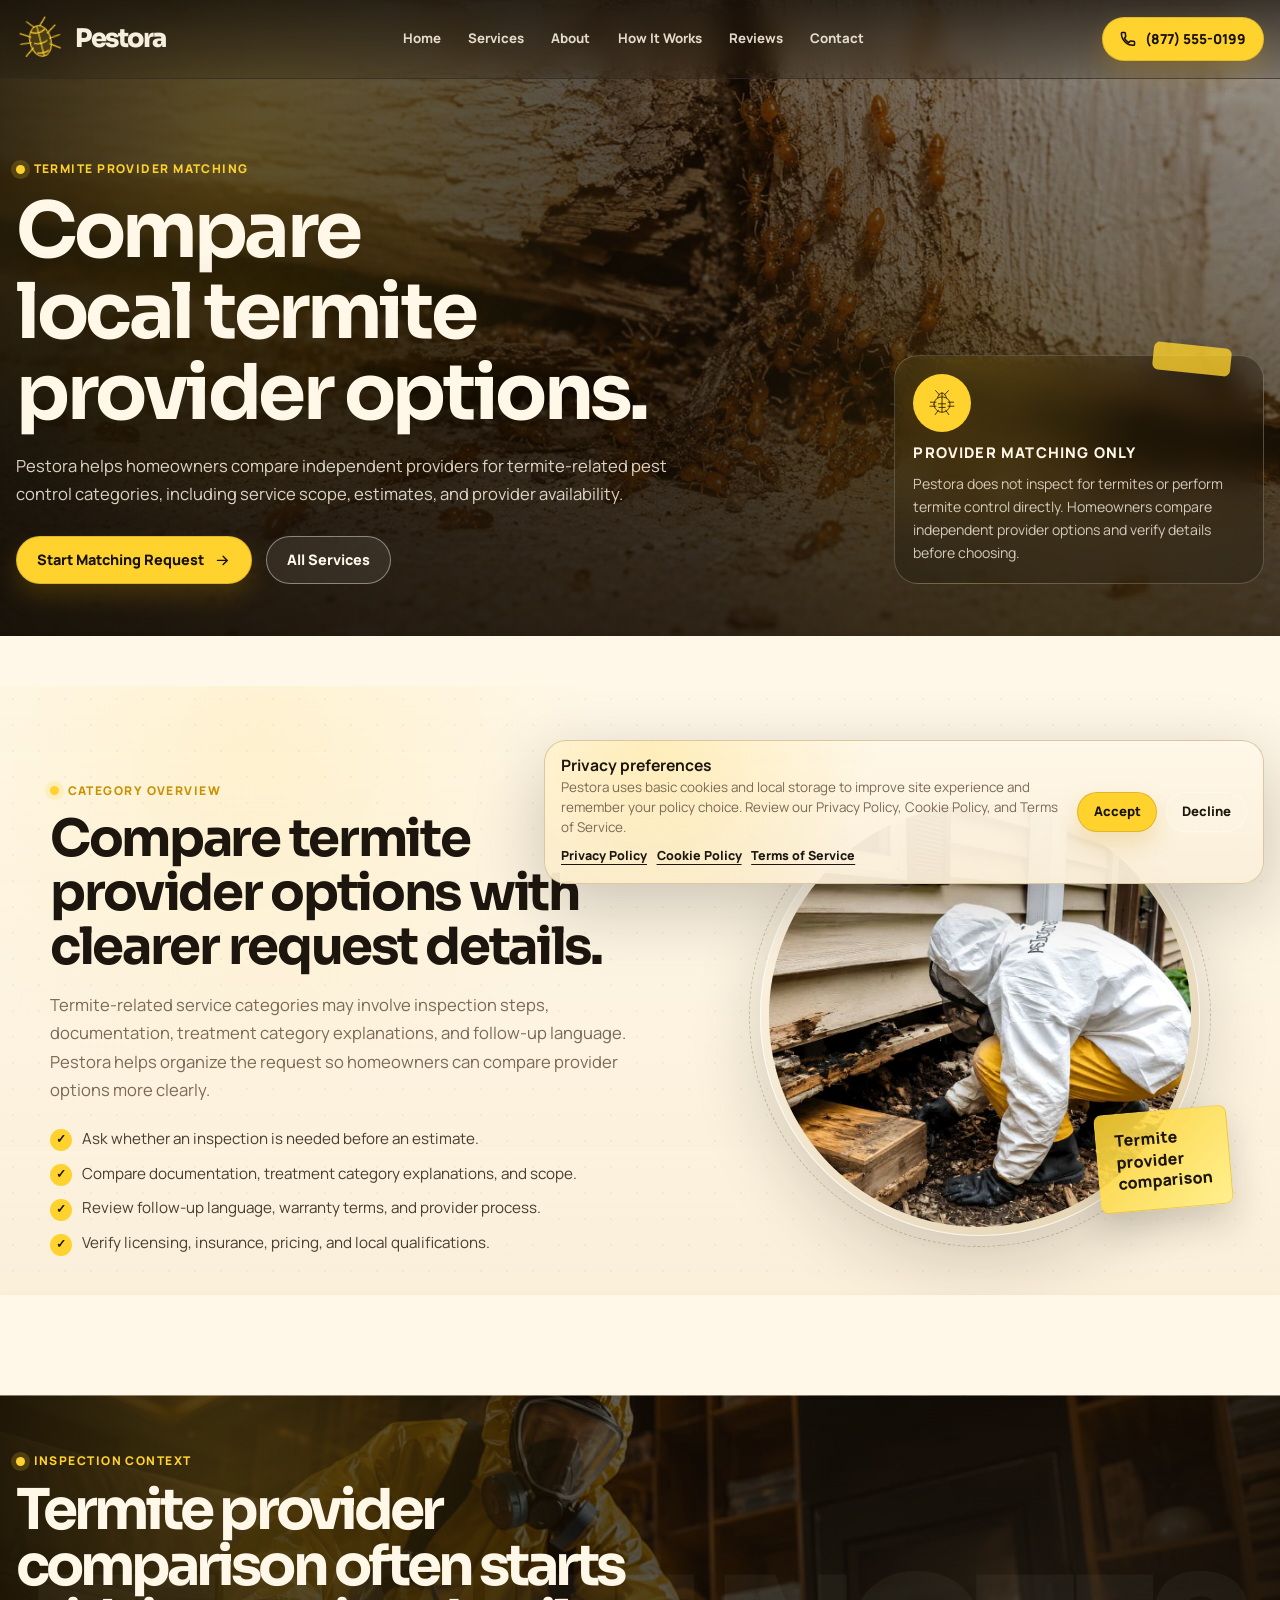
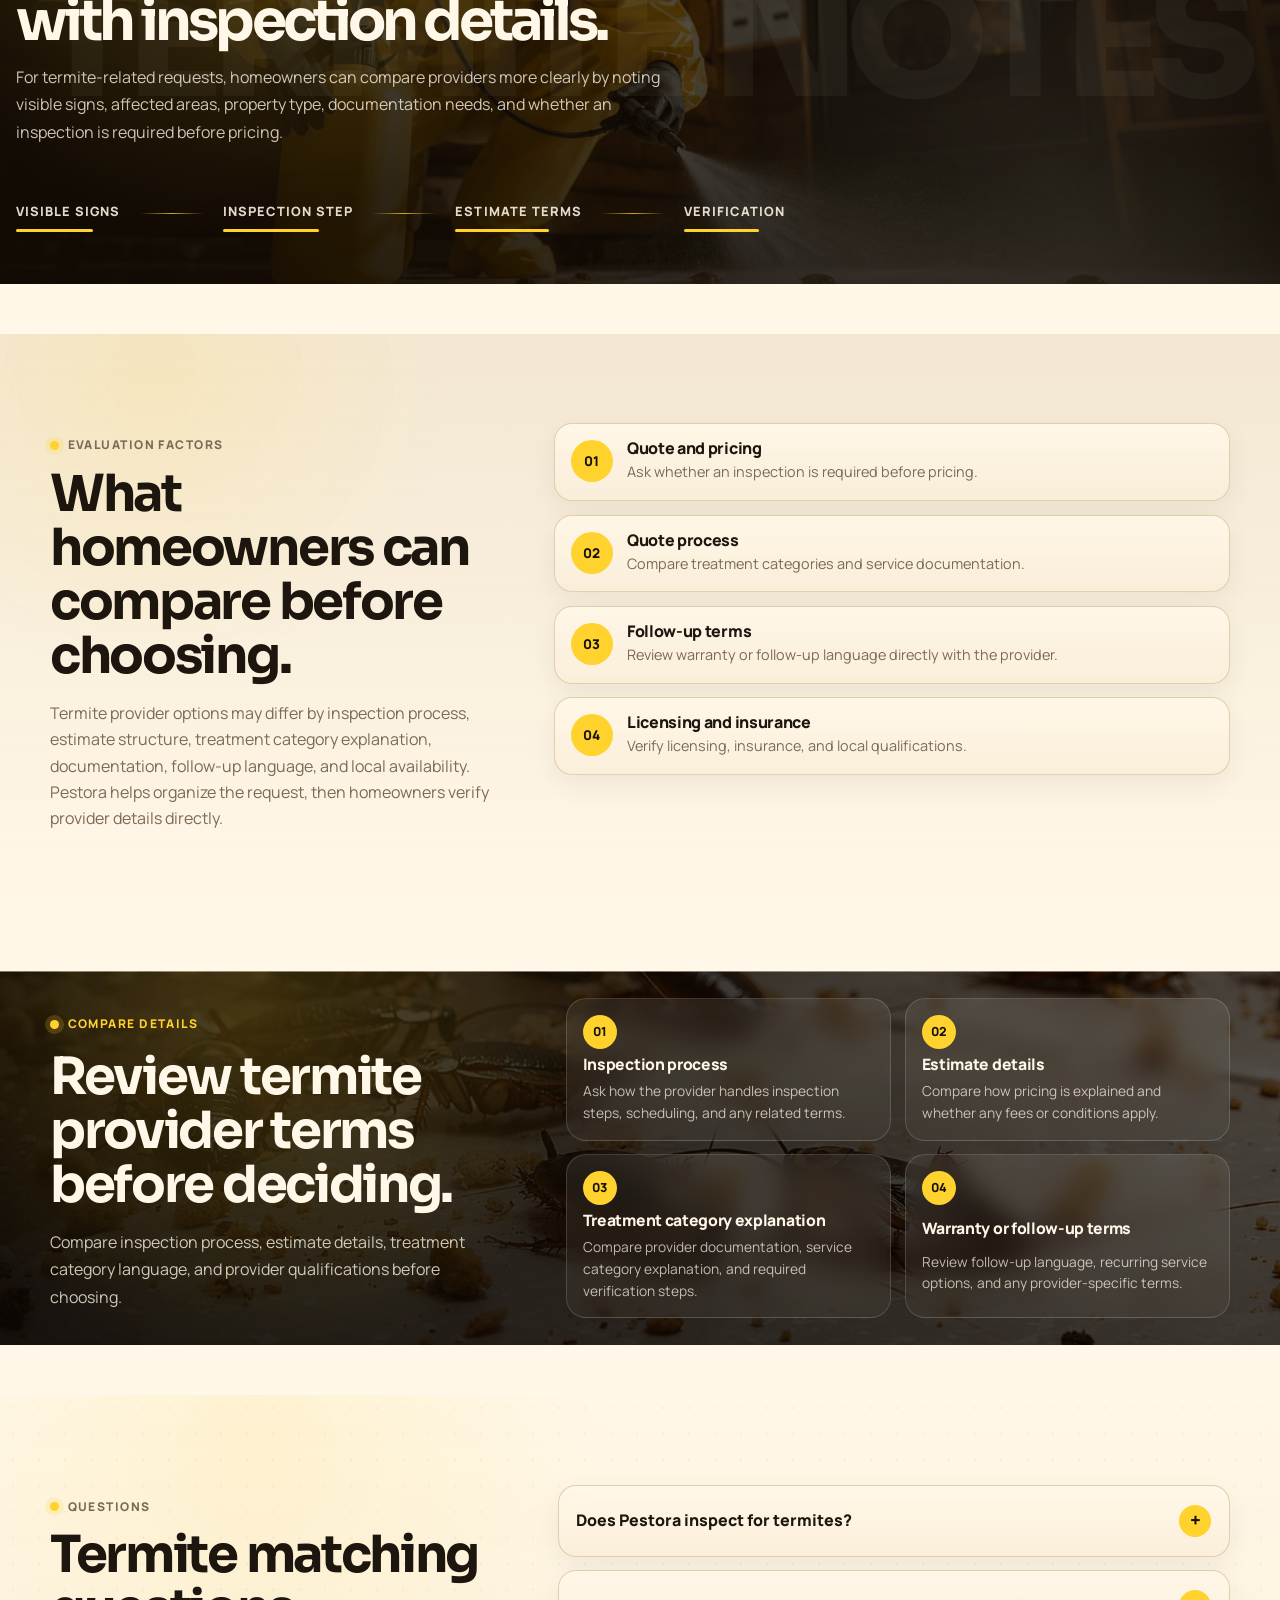
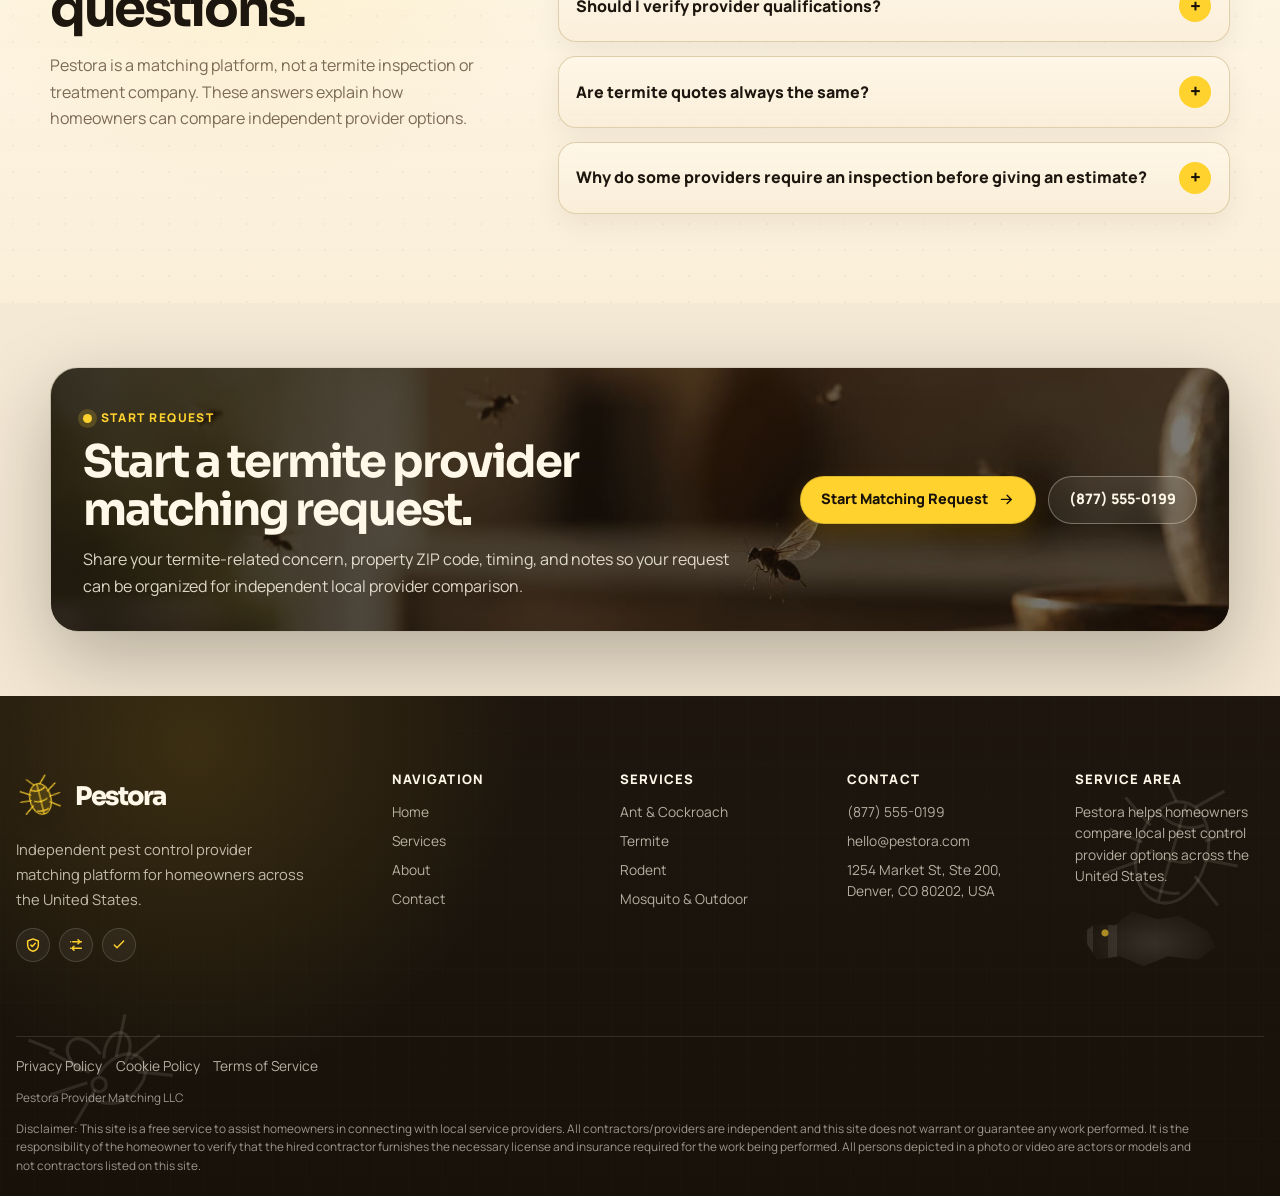
<file: termite-control.html>
<!DOCTYPE html>
<html lang="en">

<head>
    <meta charset="UTF-8">
    <meta name="viewport" content="width=device-width, initial-scale=1.0">
    <title>Termite Provider Matching | Pestora</title>
    <meta name="description"
        content="Compare independent local provider options for termite-related pest control service categories.">

<link rel="icon" type="image/svg+xml" href="./assets/icons/favicon.svg?v=5">

    <link rel="stylesheet" href="./css/style.css">
</head>

<body class="service-termite">
    <div data-site-header></div>

    <main id="main">
        <section class="service-detail-hero" aria-labelledby="serviceHeroTitle">
            <div class="container-wide service-detail-grid">
                <div class="service-detail-copy reveal-up">
                    <p class="eyebrow" data-service-kicker>Termite provider matching</p>

                    <h1 id="serviceHeroTitle" data-service-title>
                        Compare local termite provider options.
                    </h1>

                    <p class="lead" data-service-intro>
                        Pestora helps homeowners compare independent providers for termite-related pest control
                        categories, including service scope, estimates, and provider availability.
                    </p>

                    <div class="service-detail-actions">
                        <a class="btn btn-primary" href="contact.html">
                            <span>Start Matching Request</span>
                            <svg viewBox="0 0 24 24" aria-hidden="true">
                                <path d="M5 12h14M13 6l6 6-6 6"></path>
                            </svg>
                        </a>

                        <a class="btn btn-ghost" href="services.html">
                            <span>All Services</span>
                        </a>
                    </div>
                </div>

                <aside class="service-detail-card reveal-up" aria-label="Service category reminder">
                    <div class="service-detail-card-icon" data-service-card-icon aria-hidden="true"></div>

                    <h2>Provider matching only</h2>

                    <p>
                        Pestora does not inspect for termites or perform termite control directly. Homeowners compare
                        independent provider options and verify details before choosing.
                    </p>
                </aside>
            </div>

            <div class="torn-paper-bottom" aria-hidden="true"></div>
        </section>

        <section class="service-overview paper-section" aria-labelledby="serviceOverviewTitle">
            <div class="container service-overview-grid">
                <div class="service-overview-copy reveal-up">
                    <p class="eyebrow">Category overview</p>

                    <h2 id="serviceOverviewTitle" data-service-overview-title>
                        Compare termite provider options with clearer request details.
                    </h2>

                    <p class="lead" data-service-overview-text>
                        Termite-related service categories may involve inspection steps, documentation, treatment
                        category explanations, and follow-up language. Pestora helps organize the request so homeowners
                        can compare provider options more clearly.
                    </p>

                    <ul class="service-overview-list" aria-label="Termite comparison notes">
                        <li>Ask whether an inspection is needed before an estimate.</li>
                        <li>Compare documentation, treatment category explanations, and scope.</li>
                        <li>Review follow-up language, warranty terms, and provider process.</li>
                        <li>Verify licensing, insurance, pricing, and local qualifications.</li>
                    </ul>
                </div>

                <div class="service-overview-media reveal-up">
                    <div class="service-overview-photo">
                        <img src="./assets/images/service-termite.jpg" alt="Termite provider matching visual"
                            loading="lazy" data-service-overview-image>
                    </div>

                    <div class="paper-note service-overview-note" data-service-note>
                        Termite<br>
                        provider<br>
                        comparison
                    </div>
                </div>
            </div>

            <div class="torn-paper-bottom" aria-hidden="true"></div>
        </section>

        <section class="service-snapshot" aria-labelledby="serviceSnapshotTitle">
            <div class="torn-paper-top" aria-hidden="true"></div>
        
            <div class="container-wide service-snapshot-inner reveal-up">
                <span class="service-snapshot-word" aria-hidden="true" data-service-snapshot-word>
                    PEST REQUEST
                </span>
        
                <div class="service-snapshot-copy">
                    <p class="eyebrow" data-service-snapshot-kicker>Request snapshot</p>
        
                    <h2 id="serviceSnapshotTitle" data-service-snapshot-title>
                        A good match starts with the details providers actually need.
                    </h2>
        
                    <p data-service-snapshot-text>
                        Share request details so provider options are easier to compare.
                    </p>
                </div>
        
                <div class="service-snapshot-flow" aria-label="Request detail flow" data-service-snapshot-flow></div>
            </div>
        
            <div class="torn-paper-bottom" aria-hidden="true"></div>
        </section>

        <section class="service-factors" aria-labelledby="serviceFactorsTitle">
            <div class="container service-factors-grid">
                <div class="service-factors-copy reveal-up">
                    <p class="eyebrow">Evaluation factors</p>

                    <h2 id="serviceFactorsTitle">
                        What homeowners can compare before choosing.
                    </h2>

                    <p>
                        Termite provider options may differ by inspection process, estimate structure, treatment
                        category explanation, documentation, follow-up language, and local availability. Pestora helps
                        organize the request, then homeowners verify provider details directly.
                    </p>
                </div>

                <div class="factor-list" data-service-factors></div>
            </div>
        </section>

        <section class="service-compare-strip" aria-labelledby="serviceCompareTitle">
            <div class="torn-paper-top" aria-hidden="true"></div>

            <div class="container service-compare-grid">
                <div class="service-compare-copy reveal-up">
                    <p class="eyebrow">Compare details</p>

                    <h2 id="serviceCompareTitle">
                        Review termite provider terms before deciding.
                    </h2>

                    <p data-service-compare-intro>
                        Compare inspection process, estimate details, treatment category language, and provider
                        qualifications before choosing.
                    </p>
                </div>

                <div class="compare-pill-list" data-service-compare-items></div>
            </div>

            <div class="torn-paper-bottom" aria-hidden="true"></div>
        </section>

        <section class="service-page-faq paper-section" aria-labelledby="serviceFaqTitle">
            <div class="container service-page-faq-grid">
                <div class="service-page-faq-copy reveal-up">
                    <p class="eyebrow">Questions</p>

                    <h2 id="serviceFaqTitle">
                        Termite matching questions.
                    </h2>

                    <p>
                        Pestora is a matching platform, not a termite inspection or treatment company. These answers
                        explain how homeowners can compare independent provider options.
                    </p>
                </div>

                <div class="faq-list reveal-up" data-faq-list></div>
            </div>

            <script type="application/ld+json" data-faq-schema></script>
        </section>

        <section class="service-final-cta" aria-labelledby="serviceFinalCtaTitle">
            <div class="container">
                <div class="service-final-inner reveal-up">
                    <div>
                        <p class="eyebrow">Start request</p>

                        <h2 id="serviceFinalCtaTitle" data-service-cta-title>
                            Start a termite provider matching request.
                        </h2>

                        <p>
                            Share your termite-related concern, property ZIP code, timing, and notes so your request can
                            be organized for independent local provider comparison.
                        </p>
                    </div>

                    <div class="service-final-actions">
                        <a class="btn btn-primary" href="contact.html">
                            <span>Start Matching Request</span>
                            <svg viewBox="0 0 24 24" aria-hidden="true">
                                <path d="M5 12h14M13 6l6 6-6 6"></path>
                            </svg>
                        </a>

                        <a class="btn btn-ghost" href="tel:+18775550199" data-phone-link>
                            <span data-phone-button-text>Call Pestora</span>
                        </a>
                    </div>
                </div>
            </div>
        </section>
    </main>

    <div data-site-footer></div>
    <div data-policy-banner></div>

    <script src="./js/config.js"></script>
    <script src="./js/main.js"></script>
    <script src="./js/service-page.js"></script>
</body>

</html>
</file>
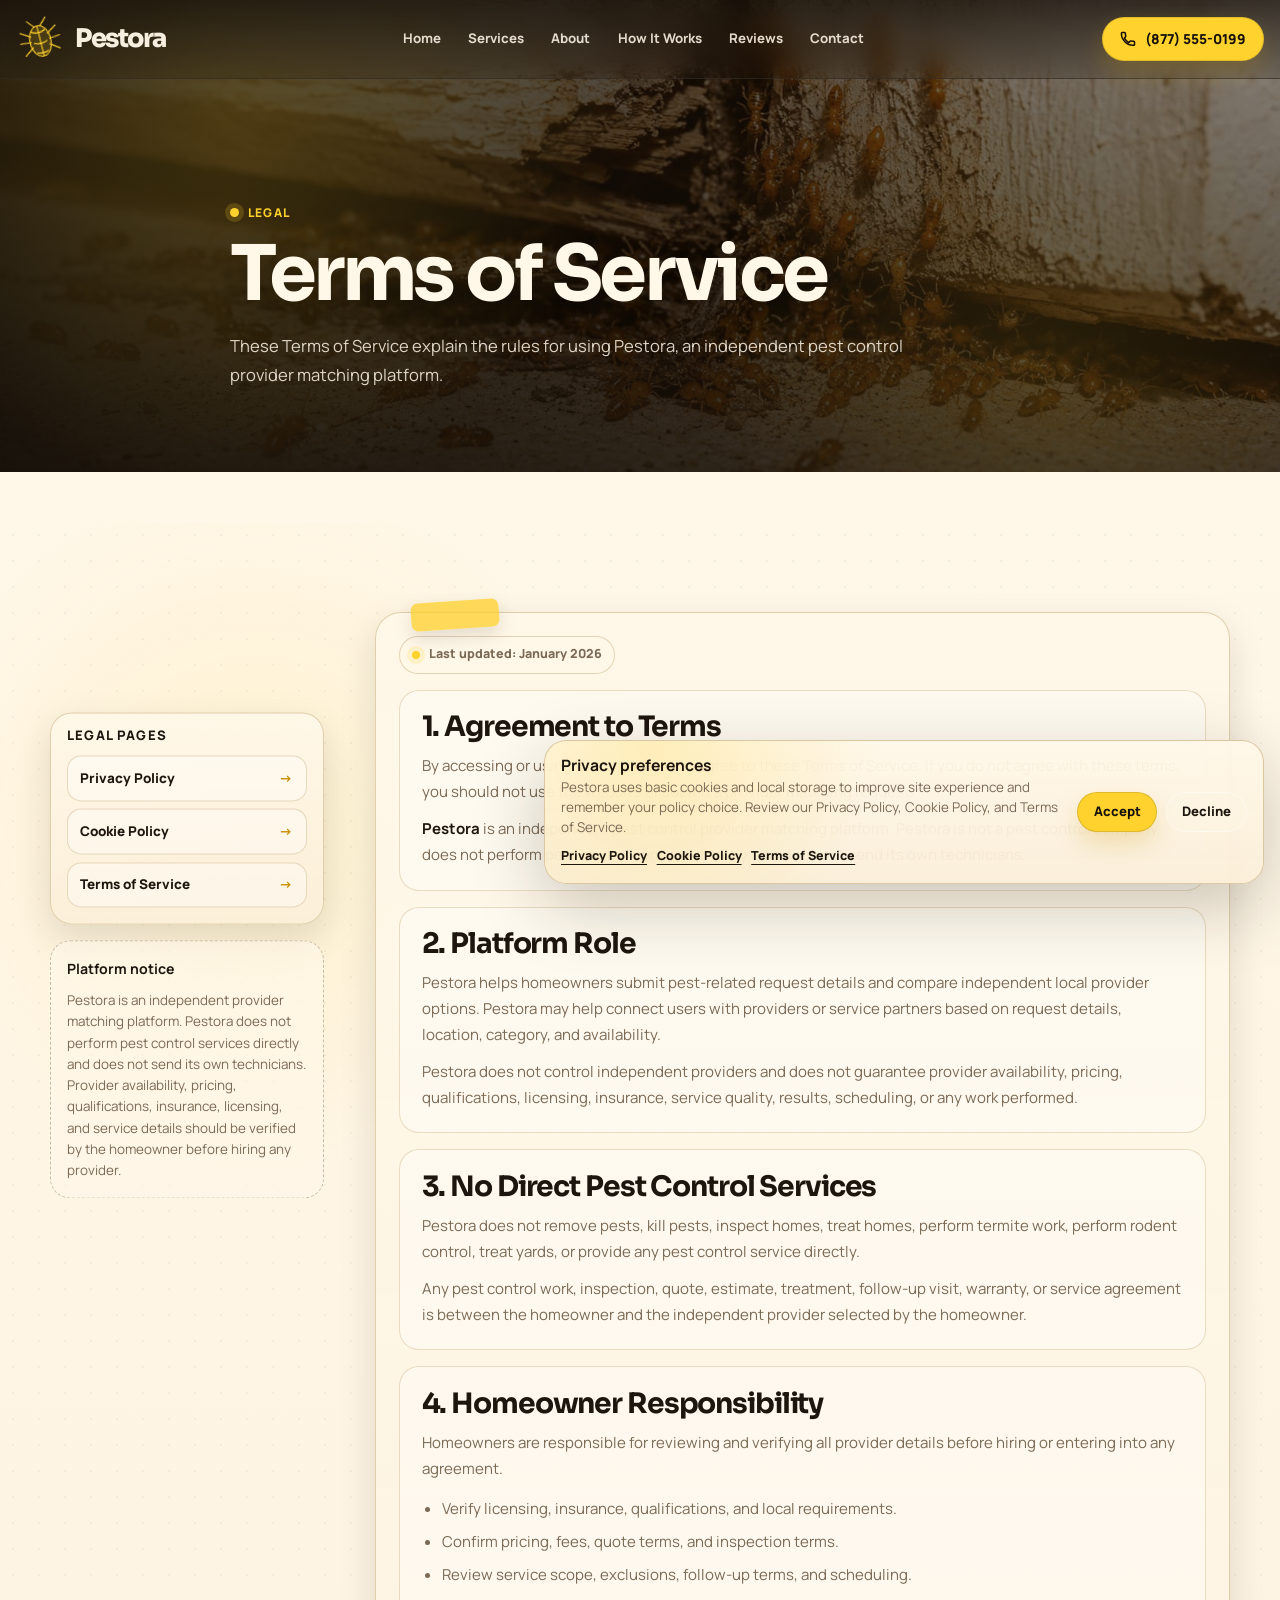
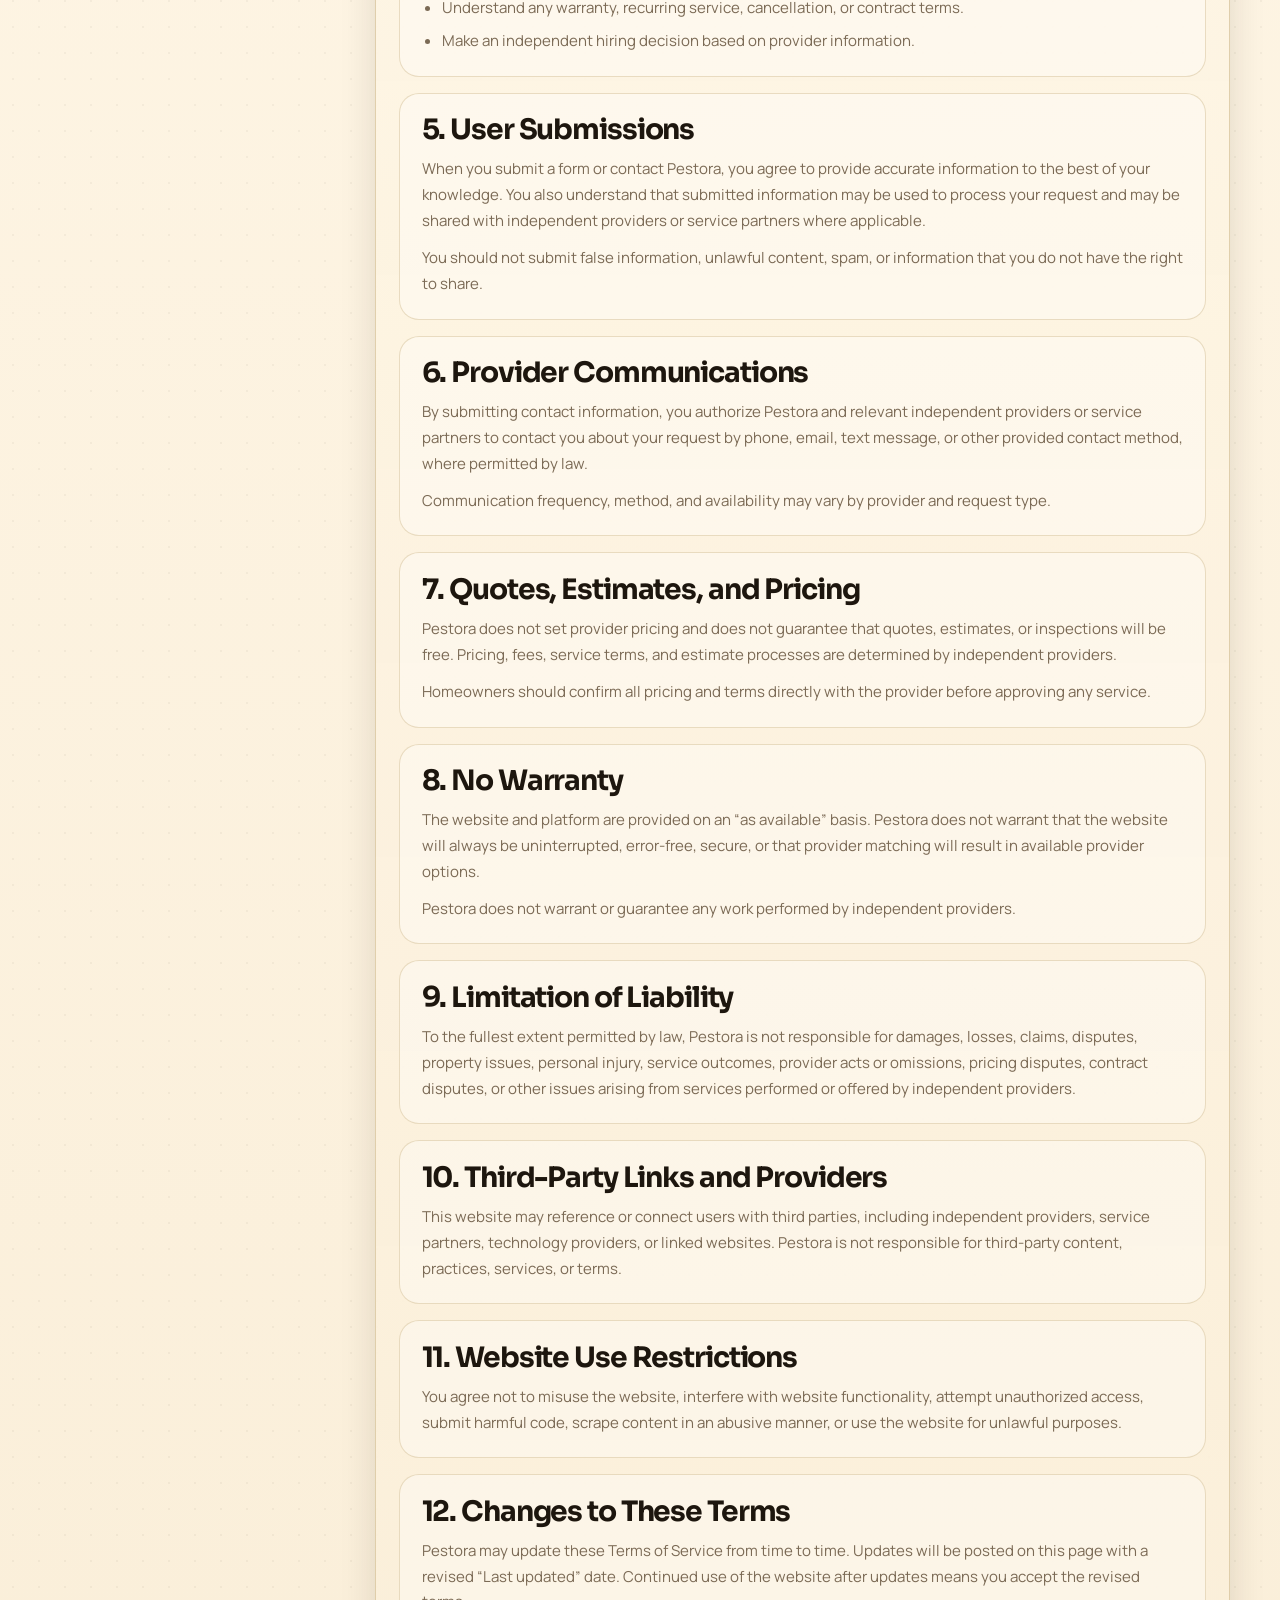
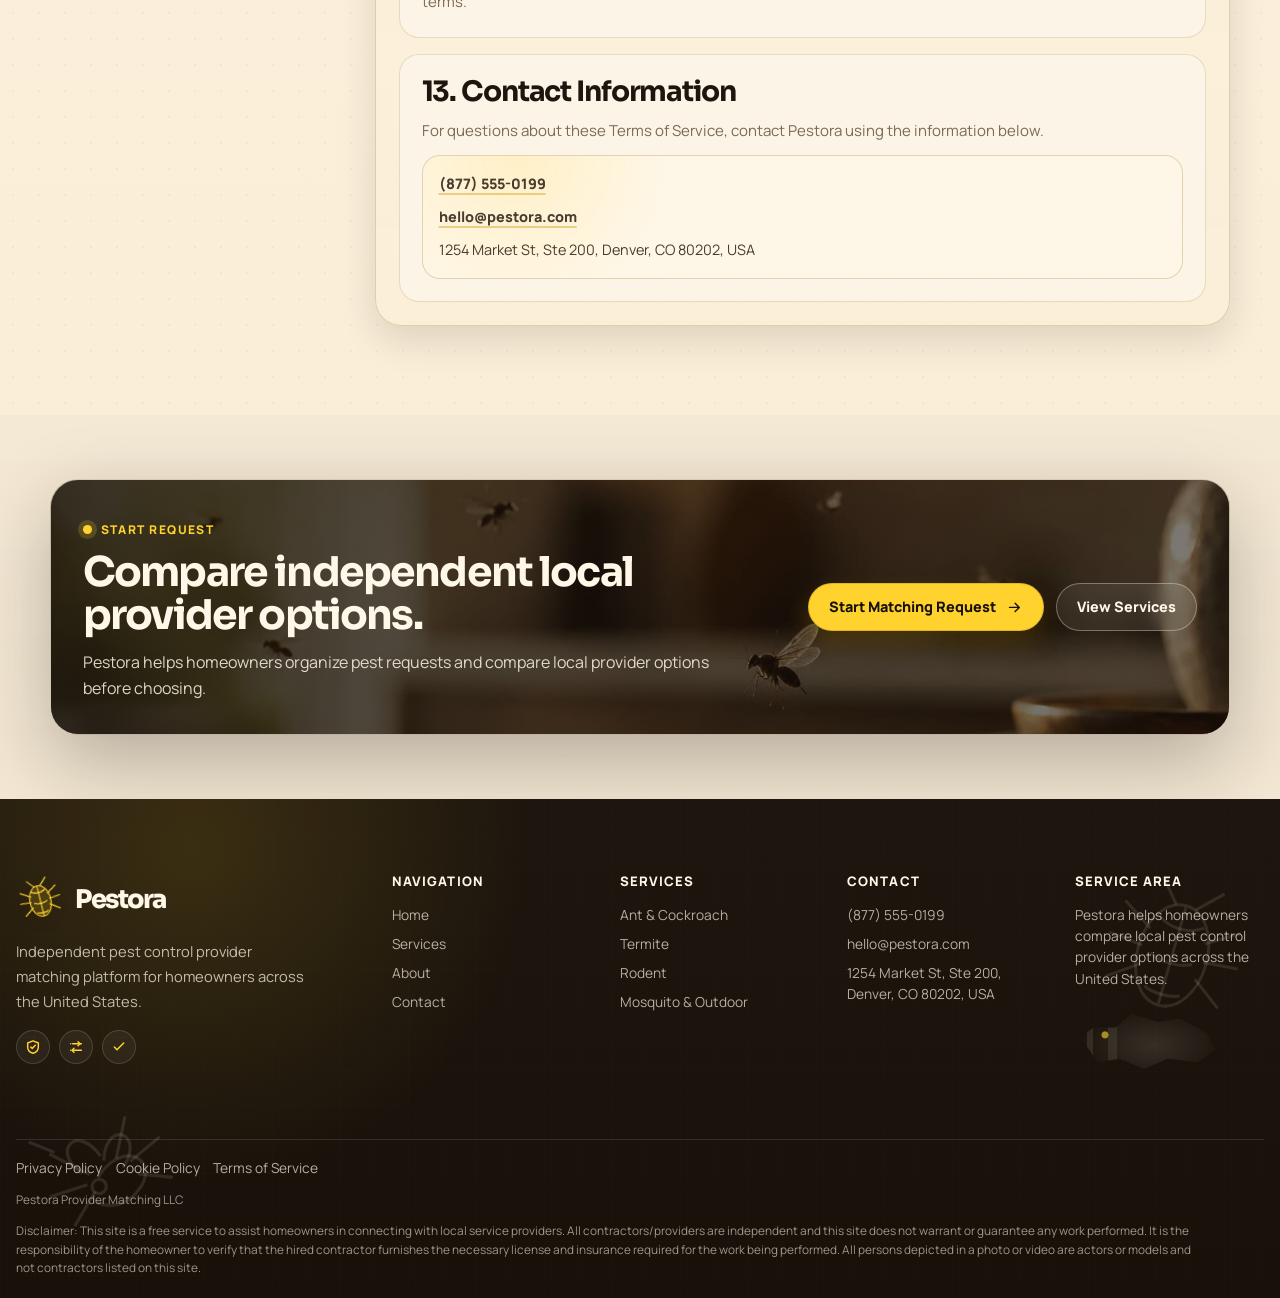
<file: terms-of-service.html>
<!DOCTYPE html>
<html lang="en">

<head>
    <meta charset="UTF-8">
    <meta name="viewport" content="width=device-width, initial-scale=1.0">
    <title>Terms of Service | Pestora</title>
    <meta name="description"
        content="Read the Pestora Terms of Service for use of the independent pest control provider matching platform.">

<link rel="icon" type="image/svg+xml" href="./assets/icons/favicon.svg?v=5">

    <link rel="stylesheet" href="./css/style.css">
</head>

<body>
    <div data-site-header></div>

    <main id="main">
        <section class="legal-hero" aria-labelledby="legalHeroTitle">
            <div class="container legal-hero-inner reveal-up">
                <p class="eyebrow">Legal</p>

                <h1 id="legalHeroTitle">
                    Terms of Service
                </h1>

                <p class="lead">
                    These Terms of Service explain the rules for using <span data-company-name>Pestora</span>, an
                    independent pest control provider matching platform.
                </p>
            </div>

            <div class="torn-paper-bottom" aria-hidden="true"></div>
        </section>

        <section class="legal-main paper-section">
            <div class="container legal-layout">
                <aside class="legal-sidebar reveal-up" aria-label="Legal navigation">
                    <div class="legal-sidebar-card">
                        <h2>Legal pages</h2>

                        <nav>
                            <a href="privacy-policy.html">Privacy Policy</a>
                            <a href="cookie-policy.html">Cookie Policy</a>
                            <a href="terms-of-service.html">Terms of Service</a>
                        </nav>
                    </div>

                    <div class="legal-notice-card">
                        <strong>Platform notice</strong>
                        <p data-legal-notice>
                            Pestora is an independent provider matching platform. Pestora does not perform pest control
                            services directly and does not send its own technicians.
                        </p>
                    </div>
                </aside>

                <article class="legal-content reveal-up">
                    <p class="legal-updated">Last updated: January 2026</p>

                    <section class="legal-section">
                        <h2>1. Agreement to Terms</h2>

                        <p>
                            By accessing or using this website, you agree to these Terms of Service. If you do not agree
                            with these terms, you should not use the website or submit a provider matching request.
                        </p>

                        <p>
                            <strong data-company-name>Pestora</strong> is an independent pest control provider matching
                            platform. Pestora is not a pest control company, does not perform pest control services
                            directly, and does not send its own technicians.
                        </p>
                    </section>

                    <section class="legal-section">
                        <h2>2. Platform Role</h2>

                        <p>
                            Pestora helps homeowners submit pest-related request details and compare independent local
                            provider options. Pestora may help connect users with providers or service partners based on
                            request details, location, category, and availability.
                        </p>

                        <p>
                            Pestora does not control independent providers and does not guarantee provider availability,
                            pricing, qualifications, licensing, insurance, service quality, results, scheduling, or any
                            work performed.
                        </p>
                    </section>

                    <section class="legal-section">
                        <h2>3. No Direct Pest Control Services</h2>

                        <p>
                            Pestora does not remove pests, kill pests, inspect homes, treat homes, perform termite work,
                            perform rodent control, treat yards, or provide any pest control service directly.
                        </p>

                        <p>
                            Any pest control work, inspection, quote, estimate, treatment, follow-up visit, warranty, or
                            service agreement is between the homeowner and the independent provider selected by the
                            homeowner.
                        </p>
                    </section>

                    <section class="legal-section">
                        <h2>4. Homeowner Responsibility</h2>

                        <p>
                            Homeowners are responsible for reviewing and verifying all provider details before hiring or
                            entering into any agreement.
                        </p>

                        <ul>
                            <li>Verify licensing, insurance, qualifications, and local requirements.</li>
                            <li>Confirm pricing, fees, quote terms, and inspection terms.</li>
                            <li>Review service scope, exclusions, follow-up terms, and scheduling.</li>
                            <li>Understand any warranty, recurring service, cancellation, or contract terms.</li>
                            <li>Make an independent hiring decision based on provider information.</li>
                        </ul>
                    </section>

                    <section class="legal-section">
                        <h2>5. User Submissions</h2>

                        <p>
                            When you submit a form or contact Pestora, you agree to provide accurate information to the
                            best of your knowledge. You also understand that submitted information may be used to
                            process
                            your request and may be shared with independent providers or service partners where
                            applicable.
                        </p>

                        <p>
                            You should not submit false information, unlawful content, spam, or information that you do
                            not have the right to share.
                        </p>
                    </section>

                    <section class="legal-section">
                        <h2>6. Provider Communications</h2>

                        <p>
                            By submitting contact information, you authorize Pestora and relevant independent providers
                            or service partners to contact you about your request by phone, email, text message, or
                            other
                            provided contact method, where permitted by law.
                        </p>

                        <p>
                            Communication frequency, method, and availability may vary by provider and request type.
                        </p>
                    </section>

                    <section class="legal-section">
                        <h2>7. Quotes, Estimates, and Pricing</h2>

                        <p>
                            Pestora does not set provider pricing and does not guarantee that quotes, estimates, or
                            inspections will be free. Pricing, fees, service terms, and estimate processes are
                            determined
                            by independent providers.
                        </p>

                        <p>
                            Homeowners should confirm all pricing and terms directly with the provider before approving
                            any service.
                        </p>
                    </section>

                    <section class="legal-section">
                        <h2>8. No Warranty</h2>

                        <p>
                            The website and platform are provided on an “as available” basis. Pestora does not warrant
                            that the website will always be uninterrupted, error-free, secure, or that provider matching
                            will result in available provider options.
                        </p>

                        <p>
                            Pestora does not warrant or guarantee any work performed by independent providers.
                        </p>
                    </section>

                    <section class="legal-section">
                        <h2>9. Limitation of Liability</h2>

                        <p>
                            To the fullest extent permitted by law, Pestora is not responsible for damages, losses,
                            claims, disputes, property issues, personal injury, service outcomes, provider acts or
                            omissions, pricing disputes, contract disputes, or other issues arising from services
                            performed or offered by independent providers.
                        </p>
                    </section>

                    <section class="legal-section">
                        <h2>10. Third-Party Links and Providers</h2>

                        <p>
                            This website may reference or connect users with third parties, including independent
                            providers, service partners, technology providers, or linked websites. Pestora is not
                            responsible for third-party content, practices, services, or terms.
                        </p>
                    </section>

                    <section class="legal-section">
                        <h2>11. Website Use Restrictions</h2>

                        <p>
                            You agree not to misuse the website, interfere with website functionality, attempt
                            unauthorized access, submit harmful code, scrape content in an abusive manner, or use the
                            website for unlawful purposes.
                        </p>
                    </section>

                    <section class="legal-section">
                        <h2>12. Changes to These Terms</h2>

                        <p>
                            Pestora may update these Terms of Service from time to time. Updates will be posted on this
                            page with a revised “Last updated” date. Continued use of the website after updates means
                            you
                            accept the revised terms.
                        </p>
                    </section>

                    <section class="legal-section">
                        <h2>13. Contact Information</h2>

                        <p>
                            For questions about these Terms of Service, contact <span data-company-name>Pestora</span>
                            using the information below.
                        </p>

                        <div class="legal-contact-box">
                            <a href="tel:+18775550199" data-phone-link data-phone-text>(877) 555-0199</a>
                            <a href="mailto:hello@pestora.com" data-email-link data-email-text>hello@pestora.com</a>
                            <span data-address-text>1254 Market St, Ste 200, Denver, CO 80202, USA</span>
                        </div>
                    </section>
                </article>
            </div>
        </section>

        <section class="legal-cta" aria-labelledby="legalCtaTitle">
            <div class="container">
                <div class="legal-cta-inner reveal-up">
                    <div>
                        <p class="eyebrow">Start request</p>

                        <h2 id="legalCtaTitle">
                            Compare independent local provider options.
                        </h2>

                        <p>
                            Pestora helps homeowners organize pest requests and compare local provider options before
                            choosing.
                        </p>
                    </div>

                    <div class="legal-cta-actions">
                        <a class="btn btn-primary" href="contact.html">
                            <span>Start Matching Request</span>
                            <svg viewBox="0 0 24 24" aria-hidden="true">
                                <path d="M5 12h14M13 6l6 6-6 6"></path>
                            </svg>
                        </a>

                        <a class="btn btn-ghost" href="services.html">
                            <span>View Services</span>
                        </a>
                    </div>
                </div>
            </div>
        </section>
    </main>

    <div data-site-footer></div>
    <div data-policy-banner></div>

    <script src="./js/config.js"></script>
    <script src="./js/main.js"></script>
    <script src="./js/legal.js"></script>
</body>

</html>
</file>
<file: css/style.css>
@import url("https://fonts.googleapis.com/css2?family=Manrope:wght@400;500;600;700;800&family=Sora:wght@500;600;700;800&display=swap");

@import url("./home.css");
@import url("./services.css");
@import url("./about.css");
@import url("./contact.css");
@import url("./service-page.css");
@import url("./legal.css");

:root {
    --color-bg: #F2E6D1;
    --color-paper: #FFF7E8;
    --color-paper-2: #EAD7B8;

    --color-surface: #FFFFFF;
    --color-surface-warm: #FAEED8;

    --color-heading: #1D160E;
    --color-text: #493D2F;
    --color-muted: #7B6A55;

    --color-accent: #FFD22E;
    --color-accent-hover: #E7B900;
    --color-accent-strong: #C79200;
    --color-accent-soft: #FFF0A8;

    --color-dark: #17110A;
    --color-dark-soft: #2A2117;

    --color-border: #D8C49D;
    --color-border-dark: rgba(255, 255, 255, 0.18);

    --shadow-soft: 0 18px 48px rgba(29, 22, 14, 0.10);
    --shadow-card: 0 14px 36px rgba(29, 22, 14, 0.13);
    --shadow-deep: 0 28px 80px rgba(23, 17, 10, 0.28);

    --font-body: "Manrope", sans-serif;
    --font-heading: "Sora", sans-serif;

    --container: 1180px;
    --container-wide: 1320px;

    --header-height: 78px;

    --radius-sm: 12px;
    --radius-md: 18px;
    --radius-lg: 24px;
    --radius-xl: 34px;

    --transition: 220ms ease;
    --transition-slow: 420ms cubic-bezier(.2, .8, .2, 1);
}

*,
*::before,
*::after {
    box-sizing: border-box;
}

html {
    min-width: 320px;
    scroll-behavior: smooth;
    overflow-x: clip;
    background: var(--color-bg);
}

body {
    margin: 0;
    min-width: 320px;
    overflow-x: clip;
    color: var(--color-text);
    font-family: var(--font-body);
    font-size: 16px;
    line-height: 1.65;
    background:
        radial-gradient(circle at 12% 10%, rgba(255, 210, 46, 0.13), transparent 25rem),
        radial-gradient(circle at 90% 20%, rgba(120, 82, 41, 0.12), transparent 28rem),
        linear-gradient(180deg, rgba(255, 247, 232, 0.8), rgba(242, 230, 209, 1)),
        var(--color-bg);
}

body::before {
    content: "";
    position: fixed;
    inset: 0;
    z-index: -2;
    pointer-events: none;
    opacity: 0.33;
    background-image:
        linear-gradient(rgba(29, 22, 14, 0.025) 1px, transparent 1px),
        linear-gradient(90deg, rgba(29, 22, 14, 0.025) 1px, transparent 1px);
    background-size: 38px 38px;
    mask-image: linear-gradient(to bottom, rgba(0, 0, 0, 0.9), transparent 75%);
}

body::after {
    content: "";
    position: fixed;
    inset: 0;
    z-index: -1;
    pointer-events: none;
    opacity: 0.22;
    background-image:
        radial-gradient(circle at 20% 30%, rgba(29, 22, 14, 0.16) 0 1px, transparent 1.3px),
        radial-gradient(circle at 70% 60%, rgba(29, 22, 14, 0.12) 0 1px, transparent 1.2px);
    background-size: 34px 34px, 47px 47px;
    mix-blend-mode: multiply;
}

body.menu-open {
    overflow: hidden;
}

img,
picture,
svg {
    display: block;
    max-width: 100%;
}

img {
    height: auto;
}

svg {
    width: 1em;
    height: 1em;
}

a {
    color: inherit;
    text-decoration: none;
}

button,
input,
textarea,
select {
    font: inherit;
}

button {
    cursor: pointer;
}

button,
input,
textarea,
select {
    border-radius: 0;
}

:focus-visible {
    outline: 3px solid rgba(255, 210, 46, 0.92);
    outline-offset: 4px;
}

::selection {
    color: var(--color-dark);
    background: var(--color-accent);
}

main {
    position: relative;
    z-index: 1;
}

section {
    position: relative;
}

h1,
h2,
h3,
h4 {
    margin: 0;
    color: var(--color-heading);
    font-family: var(--font-heading);
    line-height: 1.06;
    letter-spacing: -0.045em;
}

h1 {
    font-size: clamp(2.6rem, 6vw, 5.2rem);
}

h2 {
    font-size: clamp(2rem, 4vw, 3.4rem);
}

h3 {
    font-size: clamp(1.18rem, 2vw, 1.6rem);
}

p {
    margin: 0;
}

address {
    font-style: normal;
}

.container {
    width: min(100% - 32px, var(--container));
    margin-inline: auto;
}

.container-wide {
    width: min(100% - 32px, var(--container-wide));
    margin-inline: auto;
}

.section {
    padding-block: clamp(3.2rem, 7vw, 6.6rem);
}

.section-tight {
    padding-block: clamp(2.4rem, 5vw, 4.6rem);
}

.section-heading {
    max-width: 760px;
    margin-inline: auto;
    text-align: center;
}

.section-heading-left {
    margin-inline: 0;
    text-align: left;
}

.section-heading .eyebrow,
.section-heading-left .eyebrow,
.eyebrow,
.kicker {
    display: inline-flex;
    align-items: center;
    gap: 0.55rem;
    width: fit-content;
    margin-bottom: 0.95rem;
    color: var(--color-accent-strong);
    font-size: 0.75rem;
    font-weight: 800;
    line-height: 1;
    letter-spacing: 0.12em;
    text-transform: uppercase;
}

.eyebrow::before,
.kicker::before {
    content: "";
    width: 0.55rem;
    height: 0.55rem;
    border-radius: 999px;
    background: var(--color-accent);
    box-shadow: 0 0 0 5px rgba(255, 210, 46, 0.18);
}

.section-heading p,
.section-heading-left p,
.lead {
    max-width: 660px;
    margin-top: 1.05rem;
    color: var(--color-muted);
    font-size: clamp(1rem, 1.3vw, 1.12rem);
    line-height: 1.72;
}

.text-link {
    display: inline-flex;
    align-items: center;
    gap: 0.45rem;
    color: var(--color-heading);
    font-weight: 800;
    text-decoration: underline;
    text-decoration-color: rgba(199, 146, 0, 0.35);
    text-decoration-thickness: 2px;
    text-underline-offset: 5px;
    transition: color var(--transition), text-decoration-color var(--transition);
}

.text-link:hover {
    color: var(--color-accent-strong);
    text-decoration-color: var(--color-accent);
}

.skip-link {
    position: fixed;
    top: 1rem;
    left: 1rem;
    z-index: 999;
    transform: translateY(-160%);
    padding: 0.75rem 1rem;
    border-radius: 999px;
    color: var(--color-dark);
    background: var(--color-accent);
    font-weight: 800;
    box-shadow: var(--shadow-card);
    transition: transform var(--transition);
}

.skip-link:focus {
    transform: translateY(0);
}

.btn {
    --btn-bg: var(--color-accent);
    --btn-color: var(--color-dark);
    --btn-border: rgba(29, 22, 14, 0.14);

    position: relative;
    isolation: isolate;
    display: inline-flex;
    align-items: center;
    justify-content: center;
    gap: 0.65rem;
    min-height: 48px;
    padding: 0.78rem 1.25rem;
    overflow: hidden;
    border: 1px solid var(--btn-border);
    border-radius: 999px;
    color: var(--btn-color);
    background: var(--btn-bg);
    font-size: 0.9rem;
    font-weight: 850;
    line-height: 1;
    box-shadow: 0 12px 24px rgba(199, 146, 0, 0.22);
    transition:
        transform var(--transition),
        box-shadow var(--transition),
        background var(--transition),
        color var(--transition),
        border-color var(--transition);
}

.btn::before {
    content: "";
    position: absolute;
    inset: 1px;
    z-index: -1;
    border-radius: inherit;
    background:
        linear-gradient(110deg, transparent 0%, rgba(255, 255, 255, 0.55) 42%, transparent 62%);
    transform: translateX(-140%);
    transition: transform 700ms ease;
}

.btn:hover {
    transform: translateY(-2px);
    background: var(--color-accent-hover);
    box-shadow: 0 16px 34px rgba(199, 146, 0, 0.28);
}

.btn:hover::before {
    transform: translateX(140%);
}

.btn svg {
    width: 1.05rem;
    height: 1.05rem;
    fill: none;
    stroke: currentColor;
    stroke-width: 2;
    stroke-linecap: round;
    stroke-linejoin: round;
}

.btn-primary {
    --btn-bg: var(--color-accent);
    --btn-color: var(--color-dark);
}

.btn-secondary,
.btn-ghost {
    --btn-bg: rgba(255, 247, 232, 0.08);
    --btn-color: currentColor;
    --btn-border: rgba(255, 255, 255, 0.42);

    box-shadow: none;
    backdrop-filter: blur(14px);
}

.btn-ghost:hover,
.btn-secondary:hover {
    color: var(--color-dark);
    border-color: var(--color-accent);
    background: var(--color-accent);
}

.btn-dark {
    --btn-bg: var(--color-dark);
    --btn-color: var(--color-paper);
    --btn-border: rgba(255, 255, 255, 0.12);

    box-shadow: 0 18px 40px rgba(23, 17, 10, 0.22);
}

.btn-dark:hover {
    color: var(--color-dark);
    background: var(--color-accent);
}

.btn-small {
    min-height: 40px;
    padding: 0.62rem 0.95rem;
    font-size: 0.82rem;
}

.paper-section {
    position: relative;
    isolation: isolate;
    background:
        radial-gradient(circle at 20% 10%, rgba(255, 210, 46, 0.13), transparent 22rem),
        linear-gradient(180deg, rgba(255, 247, 232, 0.98), rgba(250, 238, 216, 0.96));
}

.paper-section::before {
    content: "";
    position: absolute;
    inset: 0;
    z-index: -2;
    opacity: 0.28;
    pointer-events: none;
    background-image:
        radial-gradient(circle, rgba(29, 22, 14, 0.15) 0 1px, transparent 1.2px);
    background-size: 26px 26px;
}

.torn-top::before,
.torn-bottom::after {
    content: "";
    position: absolute;
    left: 0;
    z-index: 5;
    width: 100%;
    height: clamp(28px, 4vw, 54px);
    pointer-events: none;
    background:
        linear-gradient(135deg, transparent 0 28%, currentColor 29% 72%, transparent 73% 100%) 0 0 / 86px 100% repeat-x,
        linear-gradient(45deg, transparent 0 33%, currentColor 34% 70%, transparent 71% 100%) 22px 0 / 102px 100% repeat-x;
    color: var(--color-paper);
    filter: drop-shadow(0 6px 5px rgba(29, 22, 14, 0.08));
}

.torn-top::before {
    top: -1px;
    transform: rotate(180deg);
}

.torn-bottom::after {
    bottom: -1px;
}

.torn-paper-top,
.torn-paper-bottom {
    position: absolute;
    left: 0;
    z-index: 7;
    width: 100%;
    height: clamp(30px, 4vw, 58px);
    pointer-events: none;
    color: var(--color-paper);
    background:
        radial-gradient(36px 20px at 18px 3px, transparent 18px, currentColor 19px),
        radial-gradient(44px 24px at 52px 2px, transparent 21px, currentColor 22px),
        radial-gradient(40px 22px at 88px 4px, transparent 19px, currentColor 20px);
    background-size: 122px 100%;
    background-repeat: repeat-x;
    filter: drop-shadow(0 7px 6px rgba(29, 22, 14, 0.12));
}

.torn-paper-top {
    top: -1px;
    transform: rotate(180deg);
}

.torn-paper-bottom {
    bottom: -1px;
}

.paper-note {
    display: inline-flex;
    align-items: center;
    justify-content: center;
    max-width: 230px;
    padding: 1rem 1.15rem;
    border: 1px solid rgba(199, 146, 0, 0.28);
    border-radius: 8px;
    color: var(--color-heading);
    background:
        linear-gradient(135deg, rgba(255, 210, 46, 0.88), rgba(255, 239, 137, 0.95));
    font-weight: 850;
    line-height: 1.35;
    box-shadow: 0 18px 35px rgba(29, 22, 14, 0.18);
    transform: rotate(-5deg);
}

.insect-line,
.decor-insect {
    position: absolute;
    z-index: 2;
    color: rgba(29, 22, 14, 0.16);
    pointer-events: none;
}

.decor-insect svg,
.insect-line svg {
    width: 100%;
    height: 100%;
    fill: none;
    stroke: currentColor;
    stroke-width: 2;
    stroke-linecap: round;
    stroke-linejoin: round;
}

.site-header {
    position: fixed;
    top: 0;
    left: 0;
    z-index: 100;
    width: 100%;
    min-height: var(--header-height);
    color: rgba(255, 247, 232, 0.96);
    background:
        linear-gradient(180deg, rgba(23, 17, 10, 0.74), rgba(23, 17, 10, 0.18));
    backdrop-filter: blur(12px);
    border-bottom: 1px solid rgba(255, 255, 255, 0.08);
}

.site-header-inner {
    display: grid;
    grid-template-columns: auto 1fr auto;
    align-items: center;
    gap: clamp(1rem, 2vw, 2.4rem);
    min-height: var(--header-height);
}

.site-logo {
    display: inline-flex;
    align-items: center;
    gap: 0.7rem;
    width: fit-content;
    min-width: 0;
    color: inherit;
}

.site-logo-mark {
    position: relative;
    display: inline-flex;
    align-items: center;
    justify-content: center;
    width: 3rem;
    min-width: 3rem;
    height: 3rem;
    color: var(--color-accent);
    transform: rotate(-14deg);
    transition:
        color var(--transition),
        transform var(--transition-slow),
        filter var(--transition);
}

.site-logo-mark svg {
    width: 100%;
    height: 100%;
    fill: rgba(255, 210, 46, 0.16);
    stroke: currentColor;
    stroke-width: 2.2;
    stroke-linecap: round;
    stroke-linejoin: round;
    filter: drop-shadow(0 6px 12px rgba(0, 0, 0, 0.22));
}

.site-logo:hover .site-logo-mark {
    color: var(--color-accent-hover);
    transform: rotate(-8deg) translateY(-1px);
    filter: saturate(1.2);
}

.site-logo-text {
    display: block;
    color: currentColor;
    font-family: var(--font-heading);
    font-size: clamp(1.35rem, 2vw, 2rem);
    font-weight: 800;
    line-height: 1;
    letter-spacing: -0.06em;
}

.site-logo-copy {
    display: grid;
    gap: 0.08rem;
}

.site-nav {
    display: flex;
    align-items: center;
    justify-content: center;
    gap: clamp(0.5rem, 1vw, 1.2rem);
}

.site-nav-link {
    position: relative;
    padding: 0.7rem 0.45rem;
    color: currentColor;
    font-size: 0.83rem;
    font-weight: 750;
    opacity: 0.9;
    transition: color var(--transition), opacity var(--transition);
}

.site-nav-link::after {
    content: "";
    position: absolute;
    left: 0.45rem;
    right: 0.45rem;
    bottom: 0.36rem;
    height: 2px;
    border-radius: 999px;
    background: var(--color-accent);
    transform: scaleX(0);
    transform-origin: right;
    transition: transform var(--transition);
}

.site-nav-link:hover,
.site-nav-link.is-active {
    opacity: 1;
    color: var(--color-accent);
}

.site-nav-link:hover::after,
.site-nav-link.is-active::after {
    transform: scaleX(1);
    transform-origin: left;
}

.site-header-actions {
    display: inline-flex;
    align-items: center;
    justify-content: flex-end;
    gap: 0.75rem;
}

.header-phone {
    display: inline-flex;
    align-items: center;
    justify-content: center;
    gap: 0.55rem;
    min-height: 44px;
    padding: 0.72rem 1.08rem;
    border: 1px solid rgba(29, 22, 14, 0.12);
    border-radius: 999px;
    color: var(--color-dark);
    background: var(--color-accent);
    font-size: 0.86rem;
    font-weight: 900;
    line-height: 1;
    box-shadow: 0 12px 26px rgba(199, 146, 0, 0.24);
    transition:
        transform var(--transition),
        background var(--transition),
        box-shadow var(--transition);
}

.header-phone:hover {
    transform: translateY(-2px);
    background: var(--color-accent-hover);
    box-shadow: 0 18px 36px rgba(199, 146, 0, 0.28);
}

.header-phone-icon {
    display: inline-flex;
    width: 1rem;
    height: 1rem;
}

.header-phone svg {
    width: 1rem;
    height: 1rem;
    fill: none;
    stroke: currentColor;
    stroke-width: 2.3;
    stroke-linecap: round;
    stroke-linejoin: round;
}

.menu-toggle,
.mobile-menu-close {
    display: none;
    align-items: center;
    justify-content: center;
    width: 46px;
    height: 46px;
    border: 1px solid rgba(255, 255, 255, 0.24);
    border-radius: 999px;
    color: currentColor;
    background: rgba(255, 247, 232, 0.08);
    backdrop-filter: blur(14px);
    transition:
        transform var(--transition),
        background var(--transition),
        color var(--transition),
        border-color var(--transition);
}

.menu-toggle:hover,
.mobile-menu-close:hover {
    transform: translateY(-1px);
    color: var(--color-dark);
    border-color: var(--color-accent);
    background: var(--color-accent);
}

.menu-toggle svg,
.mobile-menu-close svg {
    width: 1.35rem;
    height: 1.35rem;
    fill: none;
    stroke: currentColor;
    stroke-width: 2.3;
    stroke-linecap: round;
    stroke-linejoin: round;
}

.mobile-menu {
    position: fixed;
    inset: 0;
    z-index: 220;
    display: grid;
    place-items: stretch;
}

.mobile-menu[hidden] {
    display: none;
}

.mobile-menu-backdrop {
    position: absolute;
    inset: 0;
    border: 0;
    background: rgba(23, 17, 10, 0.72);
    backdrop-filter: blur(7px);
    opacity: 0;
    transition: opacity 260ms ease;
}

.mobile-menu-panel {
    position: relative;
    justify-self: end;
    display: grid;
    grid-template-rows: auto auto auto 1fr;
    gap: 1.2rem;
    width: min(100%, 440px);
    min-height: 100dvh;
    padding: 1.05rem;
    color: var(--color-heading);
    background:
        radial-gradient(circle at 20% 0%, rgba(255, 210, 46, 0.24), transparent 17rem),
        linear-gradient(180deg, var(--color-paper), var(--color-surface-warm));
    box-shadow: -28px 0 90px rgba(23, 17, 10, 0.34);
    transform: translateX(105%);
    transition: transform 320ms cubic-bezier(.2, .8, .2, 1);
    overflow-y: auto;
}

.mobile-menu.is-open .mobile-menu-backdrop {
    opacity: 1;
}

.mobile-menu.is-open .mobile-menu-panel {
    transform: translateX(0);
}

.mobile-menu-top {
    display: flex;
    align-items: center;
    justify-content: space-between;
    gap: 1rem;
    padding-bottom: 0.75rem;
    border-bottom: 1px solid rgba(216, 196, 157, 0.7);
}

.mobile-menu-top .site-logo {
    color: var(--color-heading);
}

.mobile-menu-top .site-logo-mark {
    color: var(--color-accent-strong);
}

.mobile-menu-close {
    display: inline-flex;
    color: var(--color-heading);
    border-color: rgba(29, 22, 14, 0.14);
    background: rgba(255, 255, 255, 0.45);
}

.mobile-nav {
    display: grid;
    gap: 0.45rem;
}

.mobile-nav-link {
    display: flex;
    align-items: center;
    justify-content: space-between;
    min-height: 48px;
    padding: 0.85rem 0.95rem;
    border: 1px solid rgba(216, 196, 157, 0.76);
    border-radius: 16px;
    color: var(--color-heading);
    background: rgba(255, 255, 255, 0.38);
    font-weight: 850;
    transition:
        transform var(--transition),
        border-color var(--transition),
        background var(--transition);
}

.mobile-nav-link::after {
    content: "→";
    color: var(--color-accent-strong);
}

.mobile-nav-link:hover,
.mobile-nav-link.is-active {
    transform: translateX(3px);
    border-color: var(--color-accent);
    background: rgba(255, 210, 46, 0.2);
}

.mobile-menu-services {
    display: grid;
    gap: 0.7rem;
    padding: 0.95rem;
    border: 1px dashed rgba(123, 106, 85, 0.45);
    border-radius: 20px;
    background: rgba(255, 247, 232, 0.58);
}

.mobile-menu-label {
    color: var(--color-muted);
    font-size: 0.78rem;
    font-weight: 850;
    letter-spacing: 0.1em;
    text-transform: uppercase;
}

.mobile-service-list {
    display: grid;
    grid-template-columns: 1fr 1fr;
    gap: 0.55rem;
}

.mobile-service-link {
    display: flex;
    align-items: center;
    min-height: 42px;
    padding: 0.7rem 0.75rem;
    border: 1px solid rgba(216, 196, 157, 0.68);
    border-radius: 14px;
    color: var(--color-heading);
    background: rgba(255, 255, 255, 0.48);
    font-size: 0.85rem;
    font-weight: 800;
}

.mobile-service-link:hover {
    border-color: var(--color-accent);
    background: rgba(255, 210, 46, 0.18);
}

.mobile-menu-contact {
    align-self: end;
    display: grid;
    gap: 0.65rem;
    padding-top: 0.5rem;
}

.mobile-menu-contact a {
    display: flex;
    align-items: center;
    gap: 0.65rem;
    min-height: 46px;
    padding: 0.8rem 0.95rem;
    border-radius: 999px;
    color: var(--color-paper);
    background: var(--color-dark);
    font-size: 0.9rem;
    font-weight: 850;
}

.mobile-menu-contact svg {
    width: 1rem;
    height: 1rem;
    fill: none;
    stroke: var(--color-accent);
    stroke-width: 2.3;
    stroke-linecap: round;
    stroke-linejoin: round;
}

.service-card {
    position: relative;
    min-height: 320px;
    overflow: hidden;
    border-radius: 20px;
    background: var(--color-dark);
    box-shadow: var(--shadow-card);
}

.service-card a {
    position: absolute;
    inset: 0;
    display: grid;
    align-content: end;
    min-height: 100%;
    color: var(--color-paper);
}

.service-card-media,
.service-card-media img,
.service-card-shade {
    position: absolute;
    inset: 0;
}

.service-card-media img {
    width: 100%;
    height: 100%;
    object-fit: cover;
    transform: scale(1.01);
    filter: saturate(1.05) contrast(1.02) brightness(0.78);
    transition:
        transform 700ms ease,
        filter var(--transition-slow);
}

.service-card-shade {
    z-index: 1;
    background:
        linear-gradient(180deg, rgba(23, 17, 10, 0.08), rgba(23, 17, 10, 0.28) 38%, rgba(23, 17, 10, 0.84)),
        radial-gradient(circle at 20% 18%, rgba(255, 210, 46, 0.28), transparent 16rem);
}

.service-card::before {
    content: "";
    position: absolute;
    inset: 0;
    z-index: 4;
    border: 1px solid rgba(255, 255, 255, 0.16);
    border-radius: inherit;
    pointer-events: none;
    transition: border-color var(--transition), box-shadow var(--transition);
}

.service-card::after {
    content: "";
    position: absolute;
    left: 1rem;
    right: 1rem;
    bottom: 0;
    z-index: 5;
    height: 4px;
    border-radius: 999px 999px 0 0;
    background: var(--color-accent);
    transform: scaleX(0);
    transform-origin: left;
    transition: transform var(--transition-slow);
}

.service-card-icon {
    position: absolute;
    top: 1rem;
    left: 1rem;
    z-index: 6;
    display: inline-flex;
    align-items: center;
    justify-content: center;
    width: 52px;
    height: 52px;
    border: 1px solid rgba(255, 255, 255, 0.42);
    border-radius: 999px;
    color: var(--color-heading);
    background: rgba(255, 247, 232, 0.9);
    box-shadow: 0 10px 24px rgba(23, 17, 10, 0.2);
}

.service-card-icon svg {
    width: 2rem;
    height: 2rem;
    fill: none;
    stroke: currentColor;
    stroke-width: 2;
    stroke-linecap: round;
    stroke-linejoin: round;
}

.service-card-content {
    position: relative;
    z-index: 6;
    display: grid;
    gap: 0.38rem;
    padding: 1.25rem;
    padding-right: 4.2rem;
}

.service-card-content p {
    color: rgba(255, 210, 46, 0.92);
    font-size: 0.73rem;
    font-weight: 900;
    letter-spacing: 0.08em;
    text-transform: uppercase;
}

.service-card-content h3 {
    color: var(--color-paper);
    font-size: clamp(1.28rem, 2vw, 1.75rem);
    letter-spacing: -0.055em;
}

.service-card-content span {
    max-width: 32ch;
    color: rgba(255, 247, 232, 0.82);
    font-size: 0.87rem;
    line-height: 1.5;
}

.service-card-arrow {
    position: absolute;
    right: 1.1rem;
    bottom: 1.15rem;
    z-index: 6;
    display: inline-flex;
    align-items: center;
    justify-content: center;
    width: 42px;
    height: 42px;
    border-radius: 999px;
    color: var(--color-dark);
    background: var(--color-accent);
    transition:
        transform var(--transition),
        background var(--transition);
}

.service-card-arrow svg {
    width: 1.1rem;
    height: 1.1rem;
    fill: none;
    stroke: currentColor;
    stroke-width: 2.2;
    stroke-linecap: round;
    stroke-linejoin: round;
}

.service-card:hover {
    transform: translateY(-4px);
}

.service-card:hover::before {
    border-color: rgba(255, 210, 46, 0.72);
    box-shadow: inset 0 0 0 1px rgba(255, 210, 46, 0.12);
}

.service-card:hover::after {
    transform: scaleX(1);
}

.service-card:hover .service-card-media img {
    transform: scale(1.045);
    filter: saturate(1.16) contrast(1.04) brightness(0.9);
}

.service-card:hover .service-card-arrow {
    transform: translateX(3px);
    background: var(--color-accent-hover);
}

.faq-list {
    display: grid;
    gap: 0.85rem;
}

.faq-item {
    border: 1px solid rgba(216, 196, 157, 0.78);
    border-radius: 18px;
    overflow: hidden;
    background:
        linear-gradient(180deg, rgba(255, 247, 232, 0.86), rgba(250, 238, 216, 0.82));
    box-shadow: 0 10px 28px rgba(29, 22, 14, 0.06);
}

.faq-item h3 {
    font-family: var(--font-body);
    font-size: 1rem;
    line-height: 1.3;
    letter-spacing: 0;
}

.faq-question {
    display: grid;
    grid-template-columns: 1fr auto;
    align-items: center;
    gap: 1rem;
    width: 100%;
    min-height: 70px;
    padding: 1rem 1.1rem;
    border: 0;
    color: var(--color-heading);
    background: transparent;
    text-align: left;
    font-weight: 850;
}

.faq-toggle {
    display: inline-grid;
    place-items: center;
    width: 32px;
    height: 32px;
    border-radius: 999px;
    color: var(--color-dark);
    background: var(--color-accent);
    font-size: 1.2rem;
    line-height: 1;
    transition: transform var(--transition), background var(--transition);
}

.faq-question[aria-expanded="true"] .faq-toggle {
    transform: rotate(45deg);
    background: var(--color-accent-hover);
}

.faq-answer {
    padding: 0 1.1rem 1.15rem;
    color: var(--color-muted);
    font-size: 0.95rem;
    line-height: 1.7;
}

.form-card {
    border: 1px solid rgba(216, 196, 157, 0.72);
    border-radius: 22px;
    background:
        linear-gradient(180deg, rgba(255, 247, 232, 0.96), rgba(250, 238, 216, 0.9));
    box-shadow: var(--shadow-card);
}

.request-form {
    display: grid;
    gap: 0.8rem;
}

.form-grid {
    display: grid;
    grid-template-columns: 1fr 1fr;
    gap: 0.75rem;
}

.form-field {
    display: grid;
    gap: 0.34rem;
}

.form-field-full {
    grid-column: 1 / -1;
}

.form-field label,
.form-label {
    color: var(--color-heading);
    font-size: 0.78rem;
    font-weight: 850;
}

.form-field input,
.form-field select,
.form-field textarea {
    width: 100%;
    min-height: 44px;
    border: 1px solid rgba(123, 106, 85, 0.28);
    border-radius: 11px;
    color: var(--color-heading);
    background: rgba(255, 255, 255, 0.72);
    padding: 0.75rem 0.85rem;
    font-size: 0.9rem;
    outline: none;
    transition:
        border-color var(--transition),
        box-shadow var(--transition),
        background var(--transition);
}

.form-field textarea {
    min-height: 104px;
    resize: vertical;
}

.form-field input::placeholder,
.form-field textarea::placeholder {
    color: rgba(123, 106, 85, 0.68);
}

.form-field input:focus,
.form-field select:focus,
.form-field textarea:focus {
    border-color: var(--color-accent-strong);
    background: #fff;
    box-shadow: 0 0 0 4px rgba(255, 210, 46, 0.22);
}

.form-field.has-error input,
.form-field.has-error select,
.form-field.has-error textarea,
.form-check.has-error .custom-check {
    border-color: #a94b2b;
    box-shadow: 0 0 0 4px rgba(169, 75, 43, 0.11);
}

.form-check {
    position: relative;
    display: grid;
    grid-template-columns: auto 1fr;
    align-items: start;
    gap: 0.7rem;
    color: var(--color-muted);
    font-size: 0.82rem;
    line-height: 1.45;
}

.form-check input {
    position: absolute;
    opacity: 0;
    pointer-events: none;
}

.custom-check {
    display: inline-flex;
    align-items: center;
    justify-content: center;
    width: 21px;
    height: 21px;
    margin-top: 0.08rem;
    border: 1px solid rgba(123, 106, 85, 0.34);
    border-radius: 7px;
    background: rgba(255, 255, 255, 0.7);
    transition:
        background var(--transition),
        border-color var(--transition),
        box-shadow var(--transition);
}

.custom-check::after {
    content: "";
    width: 10px;
    height: 6px;
    border-left: 2px solid var(--color-dark);
    border-bottom: 2px solid var(--color-dark);
    transform: rotate(-45deg) scale(0);
    transition: transform var(--transition);
}

.form-check input:checked+.custom-check {
    border-color: var(--color-accent-strong);
    background: var(--color-accent);
}

.form-check input:checked+.custom-check::after {
    transform: rotate(-45deg) scale(1);
}

.form-check input:focus-visible+.custom-check {
    outline: 3px solid rgba(255, 210, 46, 0.7);
    outline-offset: 3px;
}

.form-status {
    min-height: 22px;
    color: var(--color-muted);
    font-size: 0.86rem;
    font-weight: 700;
}

.form-status.is-success {
    color: #3f6b28;
}

.form-status.is-error {
    color: #9c3d24;
}

.policy-banner {
    position: fixed;
    right: 1rem;
    bottom: 1rem;
    z-index: 180;
    display: grid;
    grid-template-columns: minmax(0, 1fr) auto;
    gap: 1rem;
    width: min(calc(100vw - 2rem), 720px);
    padding: 1rem;
    border: 1px solid rgba(216, 196, 157, 0.9);
    border-radius: 22px;
    color: var(--color-heading);
    background:
        radial-gradient(circle at 15% 0%, rgba(255, 210, 46, 0.25), transparent 14rem),
        linear-gradient(180deg, rgba(255, 247, 232, 0.96), rgba(250, 238, 216, 0.95));
    box-shadow: 0 22px 70px rgba(23, 17, 10, 0.22);
    transition: transform var(--transition), opacity var(--transition);
}

.policy-banner h2 {
    margin-bottom: 0.25rem;
    font-family: var(--font-body);
    font-size: 0.98rem;
    letter-spacing: 0;
}

.policy-banner p {
    color: var(--color-muted);
    font-size: 0.84rem;
    line-height: 1.5;
}

.policy-banner-links {
    display: flex;
    flex-wrap: wrap;
    gap: 0.6rem;
    margin-top: 0.55rem;
}

.policy-banner-links a {
    color: var(--color-heading);
    font-size: 0.78rem;
    font-weight: 850;
    text-decoration: underline;
    text-decoration-thickness: 1px;
    text-underline-offset: 4px;
}

.policy-banner-actions {
    display: flex;
    align-items: center;
    gap: 0.55rem;
}

[data-policy-banner].is-hiding .policy-banner {
    opacity: 0;
    transform: translateY(12px);
}

.site-footer {
    position: relative;
    isolation: isolate;
    overflow: hidden;
    padding-block: clamp(3.4rem, 6vw, 5.8rem) 1.3rem;
    color: rgba(255, 247, 232, 0.82);
    background:
        radial-gradient(circle at 15% 10%, rgba(255, 210, 46, 0.13), transparent 21rem),
        linear-gradient(180deg, #1e160e, var(--color-dark));
}

.site-footer::before {
    content: "";
    position: absolute;
    inset: 0;
    z-index: -2;
    opacity: 0.22;
    background-image:
        linear-gradient(rgba(255, 255, 255, 0.04) 1px, transparent 1px),
        linear-gradient(90deg, rgba(255, 255, 255, 0.04) 1px, transparent 1px);
    background-size: 34px 34px;
}

.footer-insect {
    position: absolute;
    z-index: -1;
    width: 160px;
    height: 160px;
    color: rgba(255, 247, 232, 0.1);
}

.footer-insect svg {
    width: 100%;
    height: 100%;
    fill: none;
    stroke: currentColor;
    stroke-width: 1.8;
}

.footer-insect-left {
    left: 2%;
    bottom: 9%;
    transform: rotate(-18deg);
}

.footer-insect-right {
    right: 2%;
    top: 14%;
    transform: rotate(16deg);
}

.footer-grid {
    display: grid;
    grid-template-columns: minmax(240px, 1.25fr) repeat(4, minmax(140px, 0.7fr));
    gap: clamp(1.6rem, 3vw, 3rem);
    align-items: start;
}

.footer-brand {
    display: grid;
    gap: 1rem;
}

.footer-logo {
    color: var(--color-paper);
}

.footer-logo .site-logo-mark {
    color: var(--color-accent);
}

.footer-brand p {
    max-width: 290px;
    color: rgba(255, 247, 232, 0.72);
    font-size: 0.92rem;
    line-height: 1.7;
}

.footer-social {
    display: flex;
    gap: 0.55rem;
}

.footer-social span {
    display: inline-grid;
    place-items: center;
    width: 34px;
    height: 34px;
    border: 1px solid rgba(255, 255, 255, 0.14);
    border-radius: 999px;
    color: var(--color-accent);
    background: rgba(255, 255, 255, 0.05);
}

.footer-social svg {
    width: 1rem;
    height: 1rem;
    fill: none;
    stroke: currentColor;
    stroke-width: 2.2;
    stroke-linecap: round;
    stroke-linejoin: round;
}

.footer-column h2 {
    margin-bottom: 0.9rem;
    color: var(--color-paper);
    font-family: var(--font-body);
    font-size: 0.82rem;
    font-weight: 900;
    letter-spacing: 0.08em;
    text-transform: uppercase;
}

.footer-column nav,
.footer-column address {
    display: grid;
    gap: 0.48rem;
}

.footer-link,
.footer-column address span,
.footer-column p {
    color: rgba(255, 247, 232, 0.68);
    font-size: 0.86rem;
    line-height: 1.55;
}

.footer-link {
    transition: color var(--transition), transform var(--transition);
}

.footer-link:hover {
    color: var(--color-accent);
    transform: translateX(2px);
}

.footer-map {
    position: relative;
    width: 150px;
    height: 84px;
    margin-top: 0.9rem;
    opacity: 0.78;
    background:
        radial-gradient(circle at 20% 38%, rgba(255, 210, 46, 0.8) 0 3px, transparent 4px),
        linear-gradient(90deg, transparent 0 8%, rgba(255, 247, 232, 0.12) 8% 12%, transparent 12% 22%, rgba(255, 247, 232, 0.1) 22% 28%, transparent 28% 100%),
        radial-gradient(ellipse at 52% 50%, rgba(255, 247, 232, 0.16), transparent 70%);
    clip-path: polygon(4% 40%, 13% 28%, 27% 29%, 38% 12%, 55% 22%, 70% 18%, 88% 35%, 94% 55%, 82% 70%, 62% 66%, 46% 78%, 30% 66%, 15% 70%);
}

.footer-legal {
    display: grid;
    gap: 0.8rem;
    margin-top: clamp(2.2rem, 4vw, 3.4rem);
    padding-top: 1.1rem;
    border-top: 1px solid rgba(255, 255, 255, 0.1);
}

.footer-legal-links {
    display: flex;
    flex-wrap: wrap;
    gap: 0.85rem;
}

.footer-legal p {
    margin: 0;
    color: rgba(255, 247, 232, 0.58);
    font-size: 0.74rem;
    line-height: 1.55;
}

.footer-disclaimer {
    max-width: 1180px;
}

.reveal-up,
[data-reveal] {
    opacity: 0;
    transform: translateY(18px);
    transition:
        opacity 260ms ease,
        transform 260ms cubic-bezier(.2, .8, .2, 1);
}

.reveal-up.is-visible,
[data-reveal].is-visible {
    opacity: 1;
    transform: translateY(0);
}

@media (max-width: 1120px) {
    :root {
        --header-height: 72px;
    }

    .site-nav {
        display: none;
    }

    .menu-toggle {
        display: inline-flex;
    }

    .site-header-inner {
        grid-template-columns: auto 1fr;
    }

    .site-header-actions {
        justify-self: end;
    }

    .footer-grid {
        grid-template-columns: 1.4fr 1fr 1fr;
    }

    .footer-map-column {
        grid-column: span 2;
    }
}

@media (max-width: 760px) {
    :root {
        --header-height: 68px;
    }

    .container,
    .container-wide {
        width: min(100% - 24px, var(--container));
    }

    body {
        font-size: 16px;
    }

    .site-logo-mark {
        width: 2.55rem;
        min-width: 2.55rem;
        height: 2.55rem;
    }

    .site-logo-text {
        font-size: 1.45rem;
    }

    .header-phone {
        min-height: 40px;
        padding: 0.68rem 0.78rem;
        font-size: 0.78rem;
    }

    .header-phone-icon {
        display: none;
    }

    .menu-toggle {
        width: 42px;
        height: 42px;
    }

    .mobile-menu-panel {
        width: 100%;
        padding: 0.85rem;
    }

    .mobile-service-list {
        grid-template-columns: 1fr;
    }

    .section {
        padding-block: 3.3rem;
    }

    .section-tight {
        padding-block: 2.7rem;
    }

    .section-heading,
    .section-heading-left {
        text-align: center;
        margin-inline: auto;
    }

    .section-heading p,
    .section-heading-left p,
    .lead {
        font-size: 1rem;
    }

    .btn {
        width: 100%;
        min-height: 46px;
    }

    .form-grid {
        grid-template-columns: 1fr;
    }

    .policy-banner {
        right: 0.75rem;
        bottom: 0.75rem;
        grid-template-columns: 1fr;
        width: calc(100vw - 1.5rem);
        padding: 0.9rem;
    }

    .policy-banner-actions {
        display: grid;
        grid-template-columns: 1fr 1fr;
    }

    .policy-banner-actions .btn {
        width: 100%;
    }

    .footer-grid {
        grid-template-columns: 1fr;
    }

    .footer-map-column {
        grid-column: auto;
    }

    .footer-legal-links {
        display: grid;
        gap: 0.5rem;
    }

    .service-card {
        min-height: 300px;
    }

    .service-card-content {
        padding: 1.05rem;
        padding-right: 3.7rem;
    }

    .service-card-content span {
        font-size: 0.84rem;
    }
}

@media (max-width: 420px) {

    .container,
    .container-wide {
        width: min(100% - 20px, var(--container));
    }

    .site-header-inner {
        gap: 0.55rem;
    }

    .site-logo {
        gap: 0.45rem;
    }

    .site-logo-mark {
        width: 2.25rem;
        min-width: 2.25rem;
        height: 2.25rem;
    }

    .site-logo-text {
        font-size: 1.28rem;
    }

    .header-phone {
        padding-inline: 0.68rem;
        font-size: 0.74rem;
    }

    .menu-toggle {
        width: 39px;
        height: 39px;
    }

    .mobile-menu-contact a {
        border-radius: 16px;
    }

    .policy-banner-actions {
        grid-template-columns: 1fr;
    }
}



@media (max-width: 980px) {
    :is(
        .section-heading,
        .section-heading-left,
        .home-hero-copy,
        .home-cta-copy,
        .services-hero-copy,
        .services-intro-copy,
        .provider-comparison-copy,
        .services-faq-copy,
        .contact-hero-copy,
        .contact-form-head,
        .service-detail-copy,
        .service-factors-copy,
        .service-compare-copy,
        .service-page-faq-copy,
        .service-final-inner > div:first-child,
        .about-hero-copy,
        .about-model-copy,
        .about-paper-break-inner,
        .about-strip-copy,
        .about-values-copy,
        .legal-hero-inner,
        .pest-category-heading
    ) {
        text-align: center;
        margin-inline: auto;
    }

    :is(
        .section-heading,
        .section-heading-left,
        .home-hero-copy,
        .home-cta-copy,
        .services-hero-copy,
        .services-intro-copy,
        .provider-comparison-copy,
        .services-faq-copy,
        .contact-hero-copy,
        .contact-form-head,
        .service-detail-copy,
        .service-factors-copy,
        .service-compare-copy,
        .service-page-faq-copy,
        .service-final-inner > div:first-child,
        .about-hero-copy,
        .about-model-copy,
        .about-paper-break-inner,
        .about-strip-copy,
        .about-values-copy,
        .legal-hero-inner,
        .pest-category-heading
    )
        > :is(h1, h2) {
        max-width: 760px;
        margin-inline: auto;
        text-wrap: balance;
    }

    :is(
        .section-heading,
        .section-heading-left,
        .home-hero-copy,
        .home-cta-copy,
        .services-hero-copy,
        .services-intro-copy,
        .provider-comparison-copy,
        .services-faq-copy,
        .contact-hero-copy,
        .contact-form-head,
        .service-detail-copy,
        .service-factors-copy,
        .service-compare-copy,
        .service-page-faq-copy,
        .service-final-inner > div:first-child,
        .about-hero-copy,
        .about-model-copy,
        .about-paper-break-inner,
        .about-strip-copy,
        .about-values-copy,
        .legal-hero-inner,
        .pest-category-heading
    )
        > :is(p, .lead) {
        max-width: 640px;
        margin-inline: auto;
    }

    
    .home-about-copy > :is(.eyebrow, h2, .lead) {
        text-align: center;
        margin-inline: auto;
    }

    .home-about-copy > h2 {
        max-width: 760px;
        text-wrap: balance;
    }

    .home-about-copy > .lead {
        max-width: 640px;
    }

    .service-overview-copy > :is(.eyebrow, h2, .lead) {
        text-align: center;
        margin-inline: auto;
    }

    .service-overview-copy > h2 {
        max-width: 760px;
        text-wrap: balance;
    }

    .service-overview-copy > .lead {
        max-width: 640px;
    }
}

@media (max-width: 760px) {
    :is(
        .section-heading,
        .section-heading-left,
        .home-hero-copy,
        .home-cta-copy,
        .services-hero-copy,
        .services-intro-copy,
        .provider-comparison-copy,
        .services-faq-copy,
        .contact-hero-copy,
        .contact-form-head,
        .service-detail-copy,
        .service-factors-copy,
        .service-compare-copy,
        .service-page-faq-copy,
        .service-final-inner > div:first-child,
        .about-hero-copy,
        .about-model-copy,
        .about-paper-break-inner,
        .about-strip-copy,
        .about-values-copy,
        .legal-hero-inner,
        .pest-category-heading
    ) {
        justify-items: center;
    }

    :is(
        .section-heading,
        .section-heading-left,
        .home-hero-copy,
        .home-cta-copy,
        .services-hero-copy,
        .services-intro-copy,
        .provider-comparison-copy,
        .services-faq-copy,
        .contact-hero-copy,
        .contact-form-head,
        .service-detail-copy,
        .service-factors-copy,
        .service-compare-copy,
        .service-page-faq-copy,
        .service-final-inner > div:first-child,
        .about-hero-copy,
        .about-model-copy,
        .about-paper-break-inner,
        .about-strip-copy,
        .about-values-copy,
        .legal-hero-inner,
        .pest-category-heading,
        .home-about-copy,
        .service-overview-copy
    )
        > :is(.eyebrow, .kicker) {
        margin-bottom: 0.8rem;
    }
}

@media (min-width: 1600px) {
    :root {
        --container-wide: 1460px;
        --container: 1260px;
    }
}

@media (prefers-reduced-motion: reduce) {

    *,
    *::before,
    *::after {
        scroll-behavior: auto !important;
        animation-duration: 0.001ms !important;
        animation-iteration-count: 1 !important;
        transition-duration: 0.001ms !important;
    }

    .reveal-up,
    [data-reveal] {
        opacity: 1;
        transform: none;
    }
}



:root {
    --hover-yellow-glow: 0 0 0 6px rgba(255, 210, 46, 0.16);
    --hover-card-shadow: 0 24px 62px rgba(29, 22, 14, 0.18);
    --hover-dark-shadow: 0 28px 76px rgba(0, 0, 0, 0.34);
    --hover-border: rgba(255, 210, 46, 0.62);
    --hover-paper: rgba(255, 247, 232, 0.96);
    --hover-warm: rgba(255, 210, 46, 0.14);
}


.btn,
.header-phone,
.site-nav-link,
.mobile-nav-link,
.mobile-service-link,
.footer-link,
.service-card,
.pest-category,
.pest-category-icon,
.how-step,
.how-step-icon,
.benefit-item,
.benefit-icon,
.testimonial-card,
.form-card,
.faq-item,
.faq-question,
.contact-link,
.contact-card,
.contact-map-card,
.abstract-map,
.services-intro-panel,
.services-hero-note,
.about-hero-card,
.about-strip-point,
.value-card,
.factor-card,
.compare-pill,
.comparison-item,
.legal-section,
.legal-sidebar-card a,
.about-photo-wrap,
.about-round-photo,
.service-overview-photo,
.service-detail-card,
.hero-paper-card,
.cta-side-notes,
.paper-note {
    transition:
        transform 260ms ease,
        opacity 260ms ease,
        color 260ms ease,
        background 260ms ease,
        border-color 260ms ease,
        box-shadow 260ms ease,
        filter 260ms ease;
}


.btn span,
.header-phone span,
.home-hero-trust span,
.cta-side-notes span,
.mobile-menu-contact span,
.service-card-content span,
.footer-social span,
.contact-link span,
.how-legal-note,
.legal-updated,
.paper-note {
    transition:
        transform 260ms ease,
        color 260ms ease,
        background 260ms ease,
        box-shadow 260ms ease,
        border-color 260ms ease;
}


.service-card-icon,
.pest-category-icon,
.how-step-icon,
.benefit-icon,
.contact-link-icon,
.footer-social span,
.service-detail-card-icon,
.comparison-icon,
.factor-number,
.value-number,
.compare-pill span,
.faq-toggle,
.custom-check {
    transition:
        transform 260ms ease,
        color 260ms ease,
        background 260ms ease,
        border-color 260ms ease,
        box-shadow 260ms ease;
}

.service-card-icon svg,
.pest-category-icon svg,
.how-step-icon svg,
.benefit-icon svg,
.contact-link-icon svg,
.site-logo-mark svg,
.footer-social svg,
.service-detail-card-icon svg {
    transition:
        transform 320ms cubic-bezier(.2, .8, .2, 1),
        stroke 260ms ease,
        fill 260ms ease,
        filter 260ms ease;
}


@media (hover: hover) and (pointer: fine) {

    

    .btn:hover {
        transform: translateY(-3px);
        border-color: var(--hover-border);
        box-shadow:
            0 18px 38px rgba(199, 146, 0, 0.28),
            var(--hover-yellow-glow);
    }

    .btn:hover span {
        transform: translateY(-1px);
    }

    .btn-primary:hover {
        background: linear-gradient(135deg, var(--color-accent), var(--color-accent-hover));
    }

    .btn-ghost:hover,
    .btn-secondary:hover {
        color: var(--color-dark);
        background: var(--color-accent);
        border-color: var(--color-accent);
        box-shadow: var(--hover-yellow-glow);
    }

    .header-phone:hover {
        transform: translateY(-3px);
        box-shadow:
            0 18px 40px rgba(199, 146, 0, 0.3),
            var(--hover-yellow-glow);
    }

    .header-phone:hover span {
        transform: translateY(-1px);
    }

    

    .site-logo:hover .site-logo-mark svg {
        transform: rotate(4deg) scale(1.08);
        filter: drop-shadow(0 10px 18px rgba(255, 210, 46, 0.24));
    }

    .site-logo:hover .site-logo-text {
        color: var(--color-accent);
    }

    .site-nav-link:hover {
        color: var(--color-accent);
        text-shadow: 0 0 18px rgba(255, 210, 46, 0.22);
    }

    .mobile-nav-link:hover,
    .mobile-service-link:hover {
        transform: translateX(5px);
        border-color: var(--color-accent);
        background:
            linear-gradient(135deg, rgba(255, 210, 46, 0.22), rgba(255, 247, 232, 0.72));
        box-shadow: 0 12px 28px rgba(29, 22, 14, 0.08);
    }

    

    .form-card:hover,
    .contact-card:hover,
    .contact-map-card:hover,
    .services-intro-panel:hover,
    .services-hero-note:hover,
    .about-hero-card:hover,
    .service-detail-card:hover,
    .hero-paper-card:hover,
    .cta-side-notes:hover,
    .legal-content:hover {
        transform: translateY(-4px);
        border-color: var(--hover-border);
        box-shadow: var(--hover-card-shadow);
    }

    .paper-note:hover {
        transform: rotate(-3deg) translateY(-4px);
        background: linear-gradient(135deg, var(--color-accent), var(--color-accent-soft));
        box-shadow:
            0 22px 46px rgba(29, 22, 14, 0.2),
            var(--hover-yellow-glow);
    }

    

    .service-card {
        transition:
            transform 300ms ease,
            box-shadow 300ms ease,
            filter 300ms ease;
    }

    .service-card:hover {
        transform: translateY(-7px);
        box-shadow: var(--hover-dark-shadow);
    }

    .service-card:hover .service-card-icon {
        transform: rotate(-4deg) scale(1.08);
        color: var(--color-dark);
        background: var(--color-accent);
        border-color: var(--color-accent);
        box-shadow:
            0 16px 32px rgba(0, 0, 0, 0.24),
            var(--hover-yellow-glow);
    }

    .service-card:hover .service-card-icon svg {
        transform: rotate(5deg) scale(1.08);
    }

    .service-card:hover .service-card-content p {
        color: var(--color-accent);
    }

    .service-card:hover .service-card-content h3 {
        color: #ffffff;
        text-shadow: 0 10px 26px rgba(0, 0, 0, 0.34);
    }

    .service-card:hover .service-card-content span {
        color: rgba(255, 247, 232, 0.96);
    }

    

    .pest-category:hover {
        transform: translateY(-3px);
    }

    .pest-category:hover .pest-category-icon {
        transform: translateY(-6px) rotate(-3deg);
        color: var(--color-dark);
        border-color: var(--color-accent);
        background:
            radial-gradient(circle at 30% 20%, rgba(255, 255, 255, 0.92), rgba(255, 210, 46, 0.78)),
            var(--color-accent);
        box-shadow:
            0 22px 46px rgba(29, 22, 14, 0.16),
            var(--hover-yellow-glow);
    }

    .pest-category:hover .pest-category-icon svg {
        transform: rotate(6deg) scale(1.08);
    }

    .pest-category:hover h3 {
        color: var(--color-accent-strong);
    }

    

    .about-photo-wrap:hover,
    .about-round-photo:hover,
    .service-overview-photo:hover {
        transform: translateY(-6px) scale(1.015);
        box-shadow:
            0 32px 84px rgba(29, 22, 14, 0.22),
            0 0 0 8px rgba(255, 210, 46, 0.12);
    }

    .about-photo-wrap:hover::before,
    .about-round-photo:hover::before,
    .service-overview-photo:hover::before {
        border-color: rgba(199, 146, 0, 0.48);
    }

    .about-photo-wrap:hover img,
    .about-round-photo:hover img,
    .service-overview-photo:hover img {
        filter: saturate(1.13) contrast(1.06) brightness(1.03);
        transform: scale(1.025);
    }

    .about-photo-wrap img,
    .about-round-photo img,
    .service-overview-photo img {
        transition:
            transform 420ms ease,
            filter 320ms ease;
    }

    

    .how-step:hover {
        transform: translateY(-5px);
    }

    .how-step:hover .how-step-icon {
        transform: rotate(-3deg) scale(1.06);
        color: var(--color-dark);
        border-color: var(--color-accent);
        background: var(--color-accent);
        box-shadow:
            0 20px 42px rgba(29, 22, 14, 0.14),
            var(--hover-yellow-glow);
    }

    .how-step:hover .how-step-icon svg {
        transform: rotate(5deg) scale(1.08);
    }

    .how-step:hover h3 {
        color: var(--color-accent-strong);
    }

    .benefit-item:hover {
        transform: translateY(-5px);
        background: rgba(255, 255, 255, 0.09);
        border-color: rgba(255, 210, 46, 0.42);
        box-shadow: 0 18px 46px rgba(0, 0, 0, 0.18);
    }

    .benefit-item:hover .benefit-icon {
        transform: rotate(-4deg) scale(1.08);
        color: var(--color-dark);
        background: var(--color-accent);
        box-shadow: var(--hover-yellow-glow);
    }

    .benefit-item:hover h3 {
        color: var(--color-accent);
    }

    .testimonial-card:hover {
        transform: translateY(-6px) rotate(-0.6deg);
        border-color: var(--hover-border);
        box-shadow: var(--hover-card-shadow);
        background:
            linear-gradient(180deg, #fffaf0, var(--color-paper));
    }

    .testimonial-card:hover .testimonial-avatar {
        transform: rotate(-4deg) scale(1.08);
        box-shadow: var(--hover-yellow-glow);
    }

    

    .faq-item:hover {
        transform: translateY(-3px);
        border-color: rgba(199, 146, 0, 0.46);
        box-shadow: 0 16px 38px rgba(29, 22, 14, 0.1);
    }

    .faq-question:hover {
        color: var(--color-accent-strong);
        background: rgba(255, 210, 46, 0.08);
    }

    .faq-question:hover .faq-toggle {
        transform: rotate(8deg) scale(1.06);
        box-shadow: var(--hover-yellow-glow);
    }

    .faq-question[aria-expanded="true"]:hover .faq-toggle {
        transform: rotate(45deg) scale(1.06);
    }

    

    .comparison-item:hover,
    .value-card:hover,
    .factor-card:hover,
    .compare-pill:hover,
    .about-strip-point:hover {
        transform: translateY(-5px);
        border-color: var(--hover-border);
        box-shadow: var(--hover-card-shadow);
    }

    .comparison-item:hover .comparison-icon,
    .value-card:hover .value-number,
    .factor-card:hover .factor-number,
    .compare-pill:hover span,
    .about-strip-point:hover span {
        transform: rotate(-4deg) scale(1.08);
        background: linear-gradient(135deg, var(--color-accent), var(--color-accent-hover));
        box-shadow: var(--hover-yellow-glow);
    }

    .value-card:hover h3,
    .factor-card:hover h3 {
        color: var(--color-accent-strong);
    }

    .compare-pill:hover h3,
    .about-strip-point:hover h3,
    .comparison-item:hover h3 {
        color: var(--color-accent);
    }

    

    .contact-link:hover {
        transform: translateY(-4px);
        border-color: var(--hover-border);
        background:
            linear-gradient(135deg, rgba(255, 210, 46, 0.18), rgba(255, 247, 232, 0.82));
        box-shadow: 0 16px 36px rgba(29, 22, 14, 0.12);
    }

    .contact-link:hover .contact-link-icon {
        transform: rotate(-5deg) scale(1.08);
        box-shadow: var(--hover-yellow-glow);
    }

    .contact-link:hover strong {
        color: var(--color-accent-strong);
    }

    .contact-map-card:hover .abstract-map {
        border-color: var(--hover-border);
        box-shadow:
            inset 0 0 0 1px rgba(255, 210, 46, 0.18),
            0 18px 42px rgba(29, 22, 14, 0.12);
    }

    .map-address-card:hover {
        border-color: var(--hover-border);
        box-shadow: 0 18px 38px rgba(29, 22, 14, 0.16);
    }

    

    .form-field:hover input,
    .form-field:hover select,
    .form-field:hover textarea {
        border-color: rgba(199, 146, 0, 0.38);
        background: rgba(255, 255, 255, 0.9);
        box-shadow: 0 8px 20px rgba(29, 22, 14, 0.05);
    }

    .form-check:hover .custom-check {
        border-color: var(--color-accent-strong);
        background: rgba(255, 210, 46, 0.22);
        box-shadow: var(--hover-yellow-glow);
    }

    .form-check:hover span:last-child {
        color: var(--color-heading);
    }

    

    .legal-section:hover {
        transform: translateY(-3px);
        border-color: rgba(199, 146, 0, 0.42);
        box-shadow: 0 18px 44px rgba(29, 22, 14, 0.1);
    }

    .legal-sidebar-card a:hover {
        transform: translateX(5px);
        border-color: var(--hover-border);
        background: rgba(255, 210, 46, 0.18);
    }

    .legal-updated:hover {
        color: var(--color-heading);
        border-color: var(--hover-border);
        background: rgba(255, 210, 46, 0.16);
        box-shadow: var(--hover-yellow-glow);
    }

    

    .footer-link:hover {
        color: var(--color-accent);
        text-shadow: 0 0 18px rgba(255, 210, 46, 0.24);
    }

    .footer-social span:hover {
        transform: translateY(-4px) rotate(-4deg);
        color: var(--color-dark);
        background: var(--color-accent);
        border-color: var(--color-accent);
        box-shadow: var(--hover-yellow-glow);
    }

    .footer-social span:hover svg {
        transform: scale(1.08);
    }

    

    .home-hero-trust span:hover,
    .cta-side-notes span:hover,
    .how-legal-note:hover,
    .legal-updated:hover {
        transform: translateY(-2px);
        color: var(--color-heading);
        border-color: var(--hover-border);
        background: rgba(255, 210, 46, 0.18);
        box-shadow: var(--hover-yellow-glow);
    }

    .home-hero-trust span:hover {
        color: var(--color-paper);
        background: rgba(255, 210, 46, 0.16);
    }

    .cta-side-notes span:hover {
        color: var(--color-accent);
    }
}


.btn:focus-visible,
.header-phone:focus-visible,
.site-nav-link:focus-visible,
.mobile-nav-link:focus-visible,
.mobile-service-link:focus-visible,
.service-card a:focus-visible,
.contact-link:focus-visible,
.footer-link:focus-visible,
.legal-sidebar-card a:focus-visible {
    outline: 3px solid rgba(255, 210, 46, 0.92);
    outline-offset: 4px;
    box-shadow: var(--hover-yellow-glow);
}


@media (hover: none) {

    .service-card,
    .pest-category-icon,
    .how-step,
    .benefit-item,
    .testimonial-card,
    .form-card,
    .contact-link,
    .about-photo-wrap,
    .about-round-photo,
    .service-overview-photo {
        transform: none !important;
    }
}


@media (prefers-reduced-motion: reduce) {

    .btn,
    .service-card,
    .pest-category-icon,
    .how-step,
    .benefit-item,
    .testimonial-card,
    .form-card,
    .contact-link,
    .about-photo-wrap,
    .about-round-photo,
    .service-overview-photo,
    .comparison-item,
    .value-card,
    .factor-card,
    .compare-pill,
    .about-strip-point {
        transition: none !important;
        transform: none !important;
    }
}



:root {
    --hover-premium-dark: #24190F;
    --hover-premium-brown: #3A2A1B;
    --hover-premium-cream: #FFF9EF;
    --hover-premium-line: rgba(199, 146, 0, 0.44);
    --hover-premium-shadow: 0 24px 58px rgba(29, 22, 14, 0.16);
    --hover-premium-soft: rgba(58, 42, 27, 0.08);
}


@media (hover: hover) and (pointer: fine) {

    .btn-primary:hover,
    .header-phone:hover {
        color: var(--color-paper);
        background: linear-gradient(135deg, var(--hover-premium-dark), var(--hover-premium-brown));
        border-color: rgba(255, 247, 232, 0.18);
        box-shadow:
            0 18px 42px rgba(29, 22, 14, 0.28),
            0 0 0 5px rgba(255, 210, 46, 0.10);
    }

    .btn-primary:hover svg,
    .header-phone:hover svg {
        color: var(--color-accent);
        stroke: var(--color-accent);
    }

    
    .btn-ghost:hover,
    .btn-secondary:hover {
        color: var(--color-heading);
        background: var(--hover-premium-cream);
        border-color: var(--hover-premium-line);
        box-shadow:
            0 16px 36px rgba(29, 22, 14, 0.14),
            0 0 0 5px rgba(255, 210, 46, 0.08);
    }

    
    .form-card:hover,
    .contact-card:hover,
    .contact-map-card:hover,
    .services-intro-panel:hover,
    .about-hero-card:hover,
    .service-detail-card:hover,
    .hero-paper-card:hover,
    .testimonial-card:hover,
    .faq-item:hover,
    .value-card:hover,
    .factor-card:hover,
    .legal-section:hover {
        background:
            linear-gradient(180deg, rgba(255, 249, 239, 0.98), rgba(250, 238, 216, 0.94));
        border-color: var(--hover-premium-line);
        box-shadow: var(--hover-premium-shadow);
    }

    
    .comparison-item:hover,
    .compare-pill:hover,
    .about-strip-point:hover,
    .benefit-item:hover,
    .cta-side-notes:hover {
        background:
            linear-gradient(180deg, rgba(255, 247, 232, 0.12), rgba(255, 247, 232, 0.055));
        border-color: rgba(255, 210, 46, 0.34);
        box-shadow: 0 22px 54px rgba(0, 0, 0, 0.24);
    }

    
    .service-card:hover .service-card-icon,
    .pest-category:hover .pest-category-icon,
    .how-step:hover .how-step-icon,
    .benefit-item:hover .benefit-icon,
    .contact-link:hover .contact-link-icon,
    .footer-social span:hover,
    .service-detail-card:hover .service-detail-card-icon {
        color: var(--color-accent);
        background: var(--hover-premium-dark);
        border-color: rgba(255, 210, 46, 0.42);
        box-shadow:
            0 16px 34px rgba(29, 22, 14, 0.2),
            0 0 0 5px rgba(255, 210, 46, 0.10);
    }

    .service-card:hover .service-card-icon svg,
    .pest-category:hover .pest-category-icon svg,
    .how-step:hover .how-step-icon svg,
    .benefit-item:hover .benefit-icon svg,
    .contact-link:hover .contact-link-icon svg,
    .footer-social span:hover svg,
    .service-detail-card:hover .service-detail-card-icon svg {
        stroke: var(--color-accent);
        fill: none;
    }

    
    .comparison-item:hover .comparison-icon,
    .value-card:hover .value-number,
    .factor-card:hover .factor-number,
    .compare-pill:hover span,
    .about-strip-point:hover span {
        color: var(--color-accent);
        background: var(--hover-premium-dark);
        box-shadow:
            0 14px 30px rgba(29, 22, 14, 0.22),
            0 0 0 5px rgba(255, 210, 46, 0.10);
    }

    
    .home-hero-trust span:hover,
    .cta-side-notes span:hover,
    .how-legal-note:hover,
    .legal-updated:hover {
        color: var(--color-heading);
        background: rgba(255, 249, 239, 0.92);
        border-color: var(--hover-premium-line);
        box-shadow: 0 12px 26px rgba(29, 22, 14, 0.12);
    }

    
    .pest-category:hover .pest-category-icon {
        background:
            radial-gradient(circle at 30% 20%, rgba(255, 255, 255, 0.98), rgba(255, 247, 232, 0.92));
        color: var(--hover-premium-dark);
        border-color: var(--hover-premium-line);
    }

    .pest-category:hover h3,
    .how-step:hover h3,
    .value-card:hover h3,
    .factor-card:hover h3,
    .contact-link:hover strong {
        color: var(--hover-premium-brown);
    }

    
    .service-card:hover::after {
        background: var(--color-accent);
        opacity: 0.9;
    }

    .service-card:hover .service-card-content p {
        color: var(--color-accent);
    }

    .service-card:hover .service-card-arrow {
        color: var(--color-accent);
        background: var(--hover-premium-dark);
        box-shadow: 0 14px 30px rgba(0, 0, 0, 0.26);
    }

    
    .about-photo-wrap:hover,
    .about-round-photo:hover,
    .service-overview-photo:hover {
        box-shadow:
            0 32px 84px rgba(29, 22, 14, 0.22),
            0 0 0 7px rgba(255, 210, 46, 0.08);
    }

    
    .form-field:hover input,
    .form-field:hover select,
    .form-field:hover textarea {
        border-color: rgba(199, 146, 0, 0.32);
        background: rgba(255, 249, 239, 0.96);
        box-shadow: 0 8px 20px rgba(29, 22, 14, 0.06);
    }

    .form-check:hover .custom-check {
        background: var(--hover-premium-cream);
        border-color: var(--hover-premium-line);
        box-shadow: 0 0 0 5px rgba(255, 210, 46, 0.08);
    }
}



@media (hover: hover) and (pointer: fine) {

    .hero-paper-card:hover,
    .home-hero .hero-paper-card:hover,
    .hero-paper-card.reveal-up.is-visible:hover {
        transform: translateY(0) !important;
        border-color: rgba(255, 247, 232, 0.22) !important;
        background: rgba(23, 17, 10, 0.34) !important;
        box-shadow: var(--shadow-deep) !important;
        filter: none !important;
    }

    .hero-paper-card:hover::before,
    .home-hero .hero-paper-card:hover::before {
        background:
            linear-gradient(180deg, rgba(255, 247, 232, 0.12), rgba(255, 247, 232, 0.04)) !important;
        border-color: rgba(255, 255, 255, 0.13) !important;
    }

    .hero-paper-card:hover h2,
    .hero-paper-card:hover p,
    .hero-paper-card:hover li,
    .hero-paper-card:hover span {
        color: inherit !important;
        transform: none !important;
        text-shadow: none !important;
    }
}



.services-cta-inner,
.about-cta-inner,
.service-final-inner,
.legal-cta-inner {
    position: relative;
    overflow: hidden;
    isolation: isolate;
    border-radius: 28px;
    border: 1px solid rgba(255, 247, 232, 0.18);
    box-shadow: var(--shadow-deep);
}


.services-cta-inner>*,
.about-cta-inner>*,
.service-final-inner>*,
.legal-cta-inner>* {
    position: relative;
    z-index: 3;
}


.services-cta-inner::before,
.about-cta-inner::before,
.service-final-inner::before,
.legal-cta-inner::before {
    content: "";
    position: absolute;
    inset: 0;
    z-index: 0;
    background-size: cover;
    background-position: center;
    background-repeat: no-repeat;
    transform: scale(1.03);
    filter: saturate(1.05) contrast(1.03);
}


.services-cta-inner::after,
.about-cta-inner::after,
.service-final-inner::after,
.legal-cta-inner::after {
    content: "";
    position: absolute;
    inset: 0;
    z-index: 1;
    background:
        linear-gradient(90deg,
            rgba(23, 17, 10, 0.86) 0%,
            rgba(23, 17, 10, 0.68) 48%,
            rgba(23, 17, 10, 0.56) 100%),
        radial-gradient(circle at 18% 18%, rgba(255, 210, 46, 0.16), transparent 18rem);
}


.services-cta-inner::before {
    background-image: url("../assets/images/services-cta-bg.jpg");
}

.about-cta-inner::before {
    background-image: url("../assets/images/services-cta-bg.jpg");
}

.service-final-inner::before {
    background-image: url("../assets/images/services-cta-bg.jpg");
}

.legal-cta-inner::before {
    background-image: url("../assets/images/services-cta-bg.jpg");
}


.services-cta-inner,
.about-cta-inner,
.service-final-inner,
.legal-cta-inner {
    color: var(--color-paper);
}

.services-cta-inner h2,
.about-cta-inner h2,
.service-final-inner h2,
.legal-cta-inner h2 {
    color: var(--color-paper);
}

.services-cta-inner p,
.about-cta-inner p,
.service-final-inner p,
.legal-cta-inner p {
    color: rgba(255, 247, 232, 0.84);
}

.services-cta-inner .eyebrow,
.about-cta-inner .eyebrow,
.service-final-inner .eyebrow,
.legal-cta-inner .eyebrow {
    color: var(--color-accent);
}


.services-cta-inner .btn-ghost,
.about-cta-inner .btn-ghost,
.service-final-inner .btn-ghost,
.legal-cta-inner .btn-ghost {
    color: var(--color-paper);
    border-color: rgba(255, 247, 232, 0.34);
    background: rgba(255, 247, 232, 0.08);
    backdrop-filter: blur(10px);
}

.services-cta-inner .btn-ghost:hover,
.about-cta-inner .btn-ghost:hover,
.service-final-inner .btn-ghost:hover,
.legal-cta-inner .btn-ghost:hover {
    color: var(--color-heading);
    background: rgba(255, 247, 232, 0.92);
    border-color: rgba(255, 210, 46, 0.42);
}


@media (max-width: 760px) {

    .services-cta-inner,
    .about-cta-inner,
    .service-final-inner,
    .legal-cta-inner {
        border-radius: 22px;
    }

    .services-cta-inner::after,
    .about-cta-inner::after,
    .service-final-inner::after,
    .legal-cta-inner::after {
        background:
            linear-gradient(180deg,
                rgba(23, 17, 10, 0.88) 0%,
                rgba(23, 17, 10, 0.72) 100%),
            radial-gradient(circle at 20% 10%, rgba(255, 210, 46, 0.14), transparent 16rem);
    }
}



.services-cta,
.about-cta,
.service-final-cta,
.legal-cta {
    background: transparent !important;
    color: inherit !important;
}


.services-cta::before,
.services-cta::after, 
.about-cta::before,
.about-cta::after,
.service-final-cta::before,
.service-final-cta::after,
.legal-cta::before,
.legal-cta::after {
    content: none !important;
    display: none !important;
}


.about-cta>.torn-paper-top,
.service-final-cta>.torn-paper-top,
.legal-cta>.torn-paper-top {
    opacity: 0 !important;
    visibility: hidden !important;
}


.services-cta,
.about-cta,
.service-final-cta,
.legal-cta {
    padding-block: clamp(2.4rem, 5vw, 4rem) !important;
}




@media (min-width: 761px) and (max-width: 1120px) {

    .about-cta-actions,
    .services-cta-actions,
    .service-final-actions,
    .legal-cta-actions {
        display: flex !important;
        flex-wrap: nowrap !important;
        align-items: center;
        justify-content: flex-end;
        gap: 0.55rem;
        width: auto;
        min-width: fit-content;
    }

    .about-cta-actions .btn,
    .services-cta-actions .btn,
    .service-final-actions .btn,
    .legal-cta-actions .btn {
        width: auto !important;
        min-width: 150px;
        min-height: 40px;
        padding: 0.62rem 0.9rem;
        font-size: 0.78rem;
        white-space: nowrap;
        gap: 0.45rem;
    }

    .about-cta-actions .btn svg,
    .services-cta-actions .btn svg,
    .service-final-actions .btn svg,
    .legal-cta-actions .btn svg {
        width: 0.92rem;
        height: 0.92rem;
    }

    .about-cta-inner,
    .services-cta-inner,
    .service-final-inner,
    .legal-cta-inner {
        gap: clamp(1rem, 2vw, 1.6rem) !important;
    }
}


@media (min-width: 761px) and (max-width: 920px) {

    .about-cta-inner,
    .services-cta-inner,
    .service-final-inner,
    .legal-cta-inner {
        grid-template-columns: 1fr !important;
    }

    .about-cta-actions,
    .services-cta-actions,
    .service-final-actions,
    .legal-cta-actions {
        justify-content: flex-start;
    }
}


@media (max-width: 760px) {

    .about-cta-actions,
    .services-cta-actions,
    .service-final-actions,
    .legal-cta-actions {
        display: grid !important;
        grid-template-columns: 1fr;
        gap: 0.65rem;
        width: 100%;
        justify-content: stretch;
        align-items: stretch;
    }

    .about-cta-actions .btn,
    .services-cta-actions .btn,
    .service-final-actions .btn,
    .legal-cta-actions .btn {
        width: 100% !important;
        min-height: 46px;
        padding: 0.72rem 1rem;
        justify-content: center;
        text-align: center;
        font-size: 0.84rem;
    }
}


@media (max-width: 420px) {

    .about-cta-actions .btn,
    .services-cta-actions .btn,
    .service-final-actions .btn,
    .legal-cta-actions .btn {
        min-height: 44px;
        padding-inline: 0.85rem;
        font-size: 0.8rem;
    }
}




@media (min-width: 681px) and (max-width: 900px) {
    .home-about-grid {
        grid-template-columns: minmax(0, 0.92fr) minmax(300px, 0.82fr) !important;
        align-items: center !important;
        gap: clamp(1.5rem, 4vw, 3rem) !important;
    }

    .home-about-copy {
        max-width: 580px !important;
    }

    .home-about-media {
        min-height: clamp(360px, 38vw, 480px) !important;
    }

    .about-photo-wrap {
        left: auto !important;
        right: auto !important;
        width: min(100%, 430px) !important;
    }

    .about-paper-note {
        position: absolute !important;
        right: 0 !important;
        bottom: 9% !important;
    }
}


@media (min-width: 761px) and (max-width: 1180px) {
    .service-overview-grid {
        grid-template-columns: minmax(0, 0.82fr) minmax(300px, 0.68fr) !important;
        align-items: center !important;
        gap: clamp(1.6rem, 4vw, 3.4rem) !important;
    }

    .service-overview-copy {
        max-width: 650px !important;
    }

    .service-overview-media {
        min-height: clamp(360px, 36vw, 500px) !important;
    }

    .service-overview-photo {
        left: auto !important;
        right: auto !important;
        width: min(100%, 420px) !important;
    }

    .service-overview-note {
        position: absolute !important;
        right: 0 !important;
        bottom: 8% !important;
    }
}


@media (max-width: 680px) {
    .home-hero-trust {
        display: none !important;
    }
}



@media (hover: hover) and (pointer: fine) {

    .cta-side-notes:hover,
    .cta-side-notes.reveal-up.is-visible:hover {
        transform: none !important;
        border-color: rgba(255, 247, 232, 0.14) !important;
        background:
            radial-gradient(circle at 20% 0%, rgba(255, 210, 46, 0.12), transparent 10rem),
            var(--color-dark) !important;
        box-shadow: var(--shadow-card) !important;
        filter: none !important;
    }

    .cta-side-notes span:hover,
    .cta-side-notes.reveal-up.is-visible span:hover {
        transform: none !important;
        color: rgba(255, 247, 232, 0.84) !important;
        border-color: transparent !important;
        background: transparent !important;
        box-shadow: none !important;
    }

    .cta-side-notes span:hover::before,
    .cta-side-notes.reveal-up.is-visible span:hover::before {
        color: var(--color-dark) !important;
        background: var(--color-accent) !important;
        box-shadow: none !important;
        transform: none !important;
    }
}



@media (hover: hover) and (pointer: fine) {

    .cta-side-notes:hover,
    .cta-side-notes.reveal-up.is-visible:hover {
        transform: none !important;
        border-color: rgba(255, 247, 232, 0.14) !important;
        background:
            radial-gradient(circle at 20% 0%, rgba(255, 210, 46, 0.12), transparent 10rem),
            var(--color-dark) !important;
        box-shadow: var(--shadow-card) !important;
        filter: none !important;
    }

    .cta-side-notes span:hover,
    .cta-side-notes.reveal-up.is-visible span:hover {
        transform: none !important;
        color: rgba(255, 247, 232, 0.84) !important;
        border-color: transparent !important;
        background: transparent !important;
        box-shadow: none !important;
    }

    .cta-side-notes span::before {
        transition:
            transform 260ms ease,
            background 260ms ease,
            color 260ms ease,
            box-shadow 260ms ease !important;
    }

    .cta-side-notes span:hover::before,
    .cta-side-notes.reveal-up.is-visible span:hover::before {
        transform: translateY(-2px) rotate(-8deg) scale(1.08) !important;
        color: var(--color-accent) !important;
        background: var(--color-dark) !important;
        box-shadow:
            0 10px 22px rgba(0, 0, 0, 0.22),
            0 0 0 5px rgba(255, 210, 46, 0.13) !important;
    }
}




.about-paper-route,
.about-paper-route span,
.about-paper-route i,
.about-paper-route span::before,
.about-paper-route span::after {
    transition:
        transform 260ms ease,
        opacity 260ms ease,
        color 260ms ease,
        background 260ms ease,
        border-color 260ms ease,
        box-shadow 260ms ease;
}

@media (hover: hover) and (pointer: fine) {
    .about-paper-route:hover span {
        opacity: 0.64;
    }

    .about-paper-route span:hover {
        opacity: 1;
        transform: translateY(-4px);
        color: var(--color-heading);
    }

    .about-paper-route span:hover::before {
        transform: scale(1.12) rotate(-8deg);
        background: var(--color-dark);
        color: var(--color-accent);
        box-shadow:
            0 12px 24px rgba(29, 22, 14, 0.18),
            0 0 0 5px rgba(255, 210, 46, 0.14);
    }

    .about-paper-route span:hover::after {
        width: 100%;
        background: var(--color-accent);
        box-shadow: 0 0 18px rgba(255, 210, 46, 0.28);
    }

    .about-paper-route:hover i {
        opacity: 0.42;
        background: linear-gradient(90deg,
                transparent,
                rgba(123, 106, 85, 0.42),
                transparent);
    }

    .about-paper-route span:hover+i,
    .about-paper-route i:has(+ span:hover) {
        opacity: 1;
        background: linear-gradient(90deg,
                transparent,
                rgba(255, 210, 46, 0.9),
                transparent);
    }
}



.home-cta-form #homePestType {
    appearance: none;
    -webkit-appearance: none;
    -moz-appearance: none;

    width: 100%;
    min-height: 42px;
    padding: 0.72rem 2.55rem 0.72rem 0.85rem;

    border: 1px solid rgba(123, 106, 85, 0.28);
    border-radius: 11px;

    color: var(--color-heading);
    background:
        linear-gradient(45deg, transparent 50%, var(--color-heading) 50%) calc(100% - 18px) 50% / 6px 6px no-repeat,
        linear-gradient(135deg, var(--color-heading) 50%, transparent 50%) calc(100% - 14px) 50% / 6px 6px no-repeat,
        linear-gradient(180deg, rgba(255, 255, 255, 0.92), rgba(255, 247, 232, 0.88));

    font-size: 0.9rem;
    font-weight: 750;
    cursor: pointer;
    outline: none;

    box-shadow:
        inset 0 1px 0 rgba(255, 255, 255, 0.72),
        0 8px 18px rgba(29, 22, 14, 0.04);

    transition:
        border-color var(--transition),
        box-shadow var(--transition),
        background var(--transition);
}

.home-cta-form #homePestType:hover {
    border-color: rgba(199, 146, 0, 0.44);
    background:
        linear-gradient(45deg, transparent 50%, var(--color-accent-strong) 50%) calc(100% - 18px) 50% / 6px 6px no-repeat,
        linear-gradient(135deg, var(--color-accent-strong) 50%, transparent 50%) calc(100% - 14px) 50% / 6px 6px no-repeat,
        linear-gradient(180deg, rgba(255, 249, 239, 0.98), rgba(255, 247, 232, 0.92));
}

.home-cta-form #homePestType:focus {
    border-color: var(--color-accent-strong);
    background:
        linear-gradient(45deg, transparent 50%, var(--color-accent-strong) 50%) calc(100% - 18px) 50% / 6px 6px no-repeat,
        linear-gradient(135deg, var(--color-accent-strong) 50%, transparent 50%) calc(100% - 14px) 50% / 6px 6px no-repeat,
        #fff;

    box-shadow:
        0 0 0 4px rgba(255, 210, 46, 0.22),
        0 10px 22px rgba(29, 22, 14, 0.08);
}

.home-cta-form #homePestType::-ms-expand {
    display: none;
}

.home-cta-form #homePestType option {
    color: var(--color-heading);
    background: var(--color-paper);
    font-weight: 700;
}




@media (hover: hover) and (pointer: fine) {

    .hero-paper-card:hover,
    .home-hero .hero-paper-card:hover,
    .hero-paper-card.reveal-up.is-visible:hover,
    .service-detail-card:hover,
    .service-detail-card.reveal-up.is-visible:hover {
        transform: none !important;
        border-color: rgba(255, 247, 232, 0.2) !important;
        background:
            radial-gradient(circle at 18% 0%, rgba(255, 210, 46, 0.18), transparent 12rem),
            rgba(23, 17, 10, 0.38) !important;
        box-shadow: var(--shadow-deep) !important;
        filter: none !important;
    }

    .hero-paper-card:hover::before,
    .home-hero .hero-paper-card:hover::before,
    .service-detail-card:hover::before {
        transform: rotate(6deg) !important;
        background: rgba(255, 210, 46, 0.78) !important;
        box-shadow: 0 8px 18px rgba(0, 0, 0, 0.18) !important;
    }

    .hero-paper-card:hover h2,
    .hero-paper-card:hover p,
    .hero-paper-card:hover li,
    .hero-paper-card:hover span,
    .service-detail-card:hover h2,
    .service-detail-card:hover p,
    .service-detail-card:hover span {
        transform: none !important;
        color: inherit !important;
        text-shadow: none !important;
    }

    .service-detail-card:hover .service-detail-card-icon {
        transform: none !important;
        color: var(--color-dark) !important;
        background: var(--color-accent) !important;
        border-color: rgba(255, 210, 46, 0.5) !important;
        box-shadow: none !important;
    }

    .service-detail-card:hover .service-detail-card-icon svg {
        transform: none !important;
        stroke: currentColor !important;
        fill: none !important;
        filter: none !important;
    }
}

 @media (hover: hover) and (pointer: fine) {

     .hero-paper-card:hover::before,
     .home-hero .hero-paper-card:hover::before {
         inset: 0.7rem !important;
         width: auto !important;
         height: auto !important;
         right: auto !important;
         top: auto !important;
         transform: none !important;
         border-radius: 20px !important;
         background:
             linear-gradient(180deg, rgba(255, 247, 232, 0.12), rgba(255, 247, 232, 0.04)) !important;
         border: 1px solid rgba(255, 255, 255, 0.13) !important;
         box-shadow: none !important;
     }
 }
</file>
